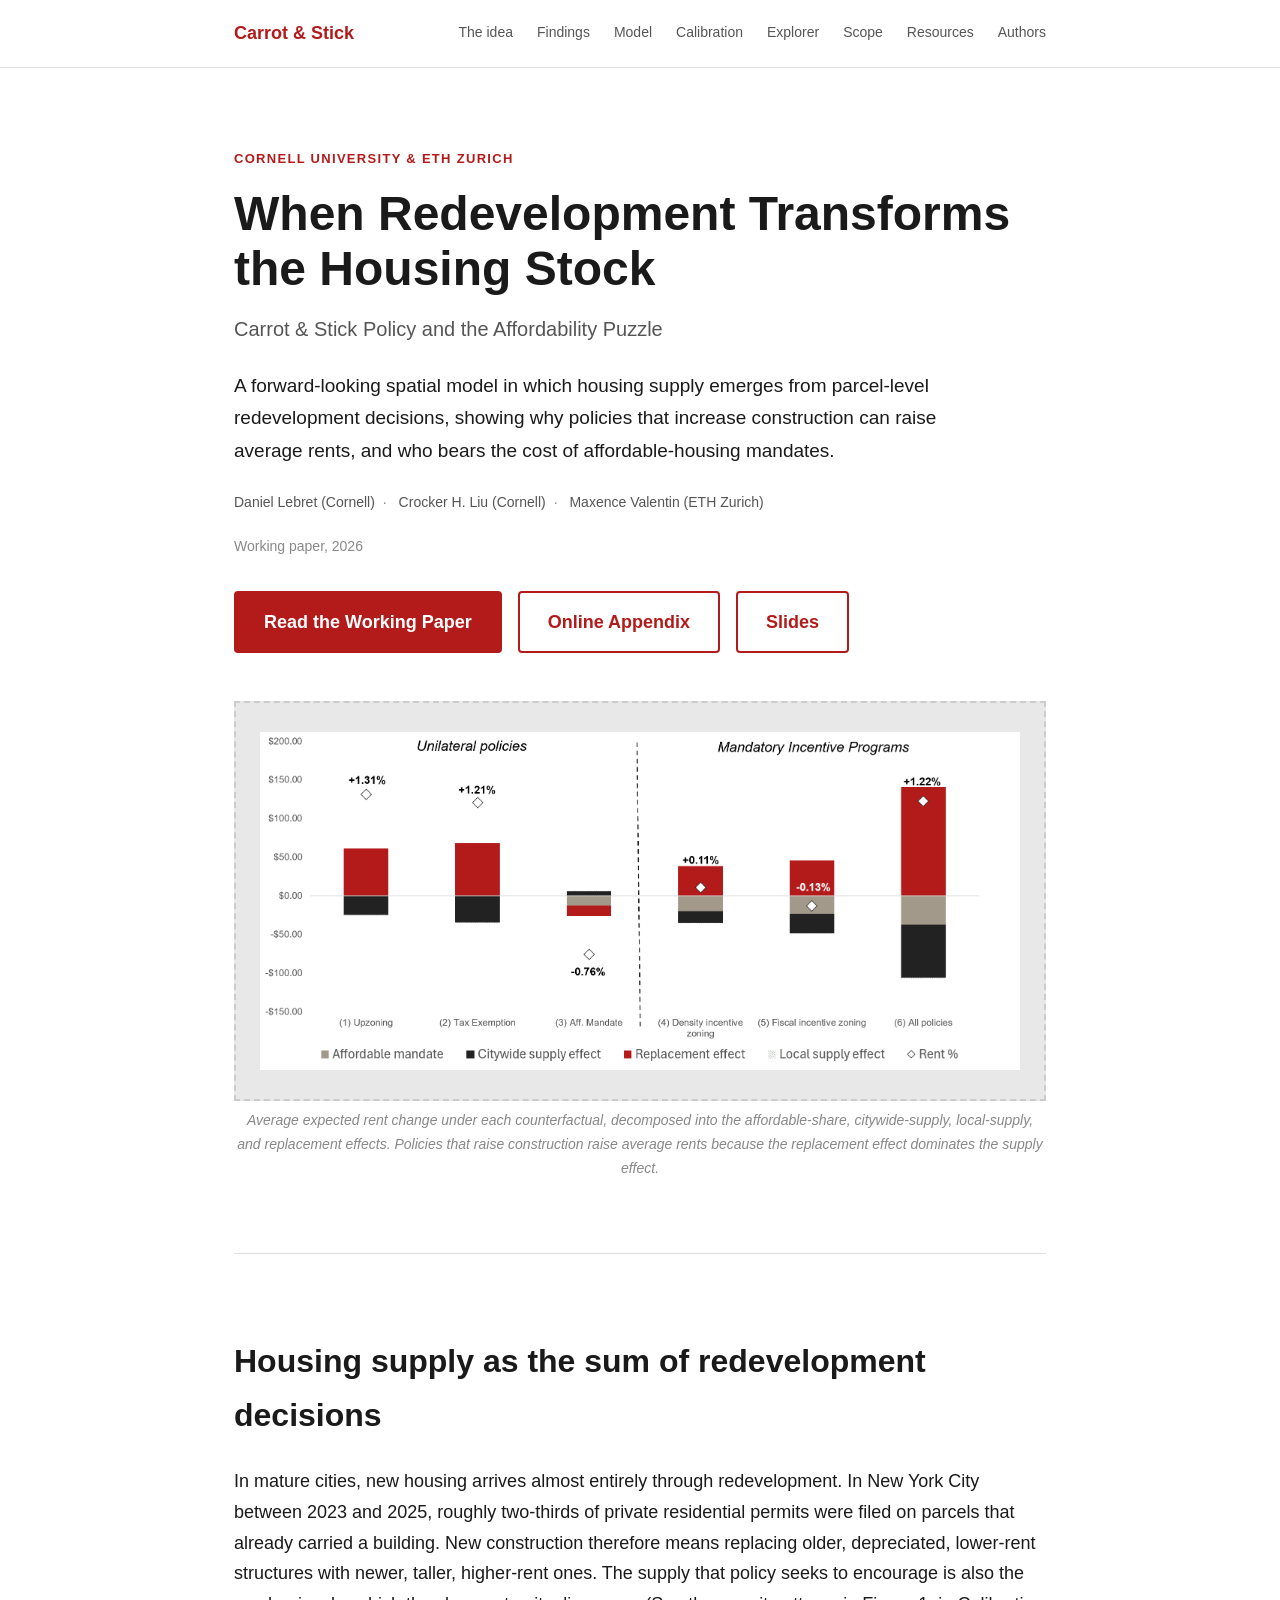
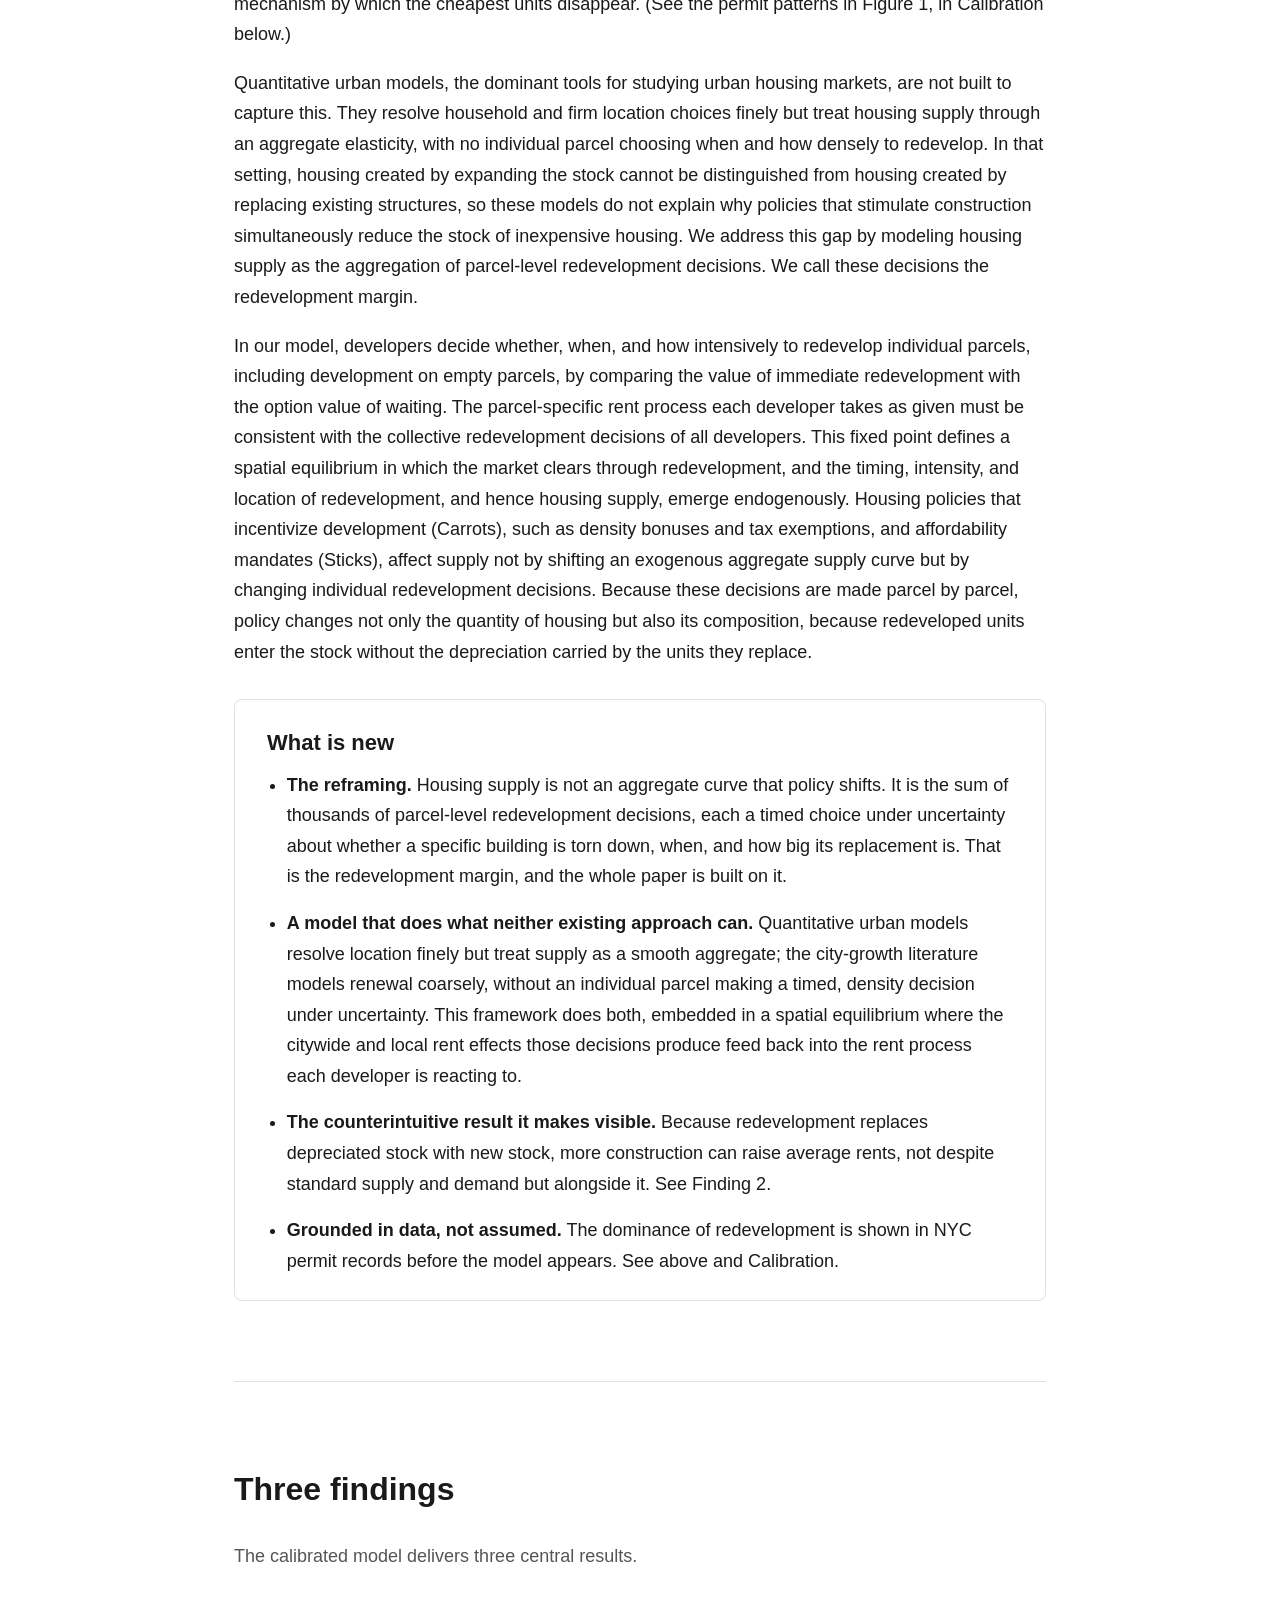
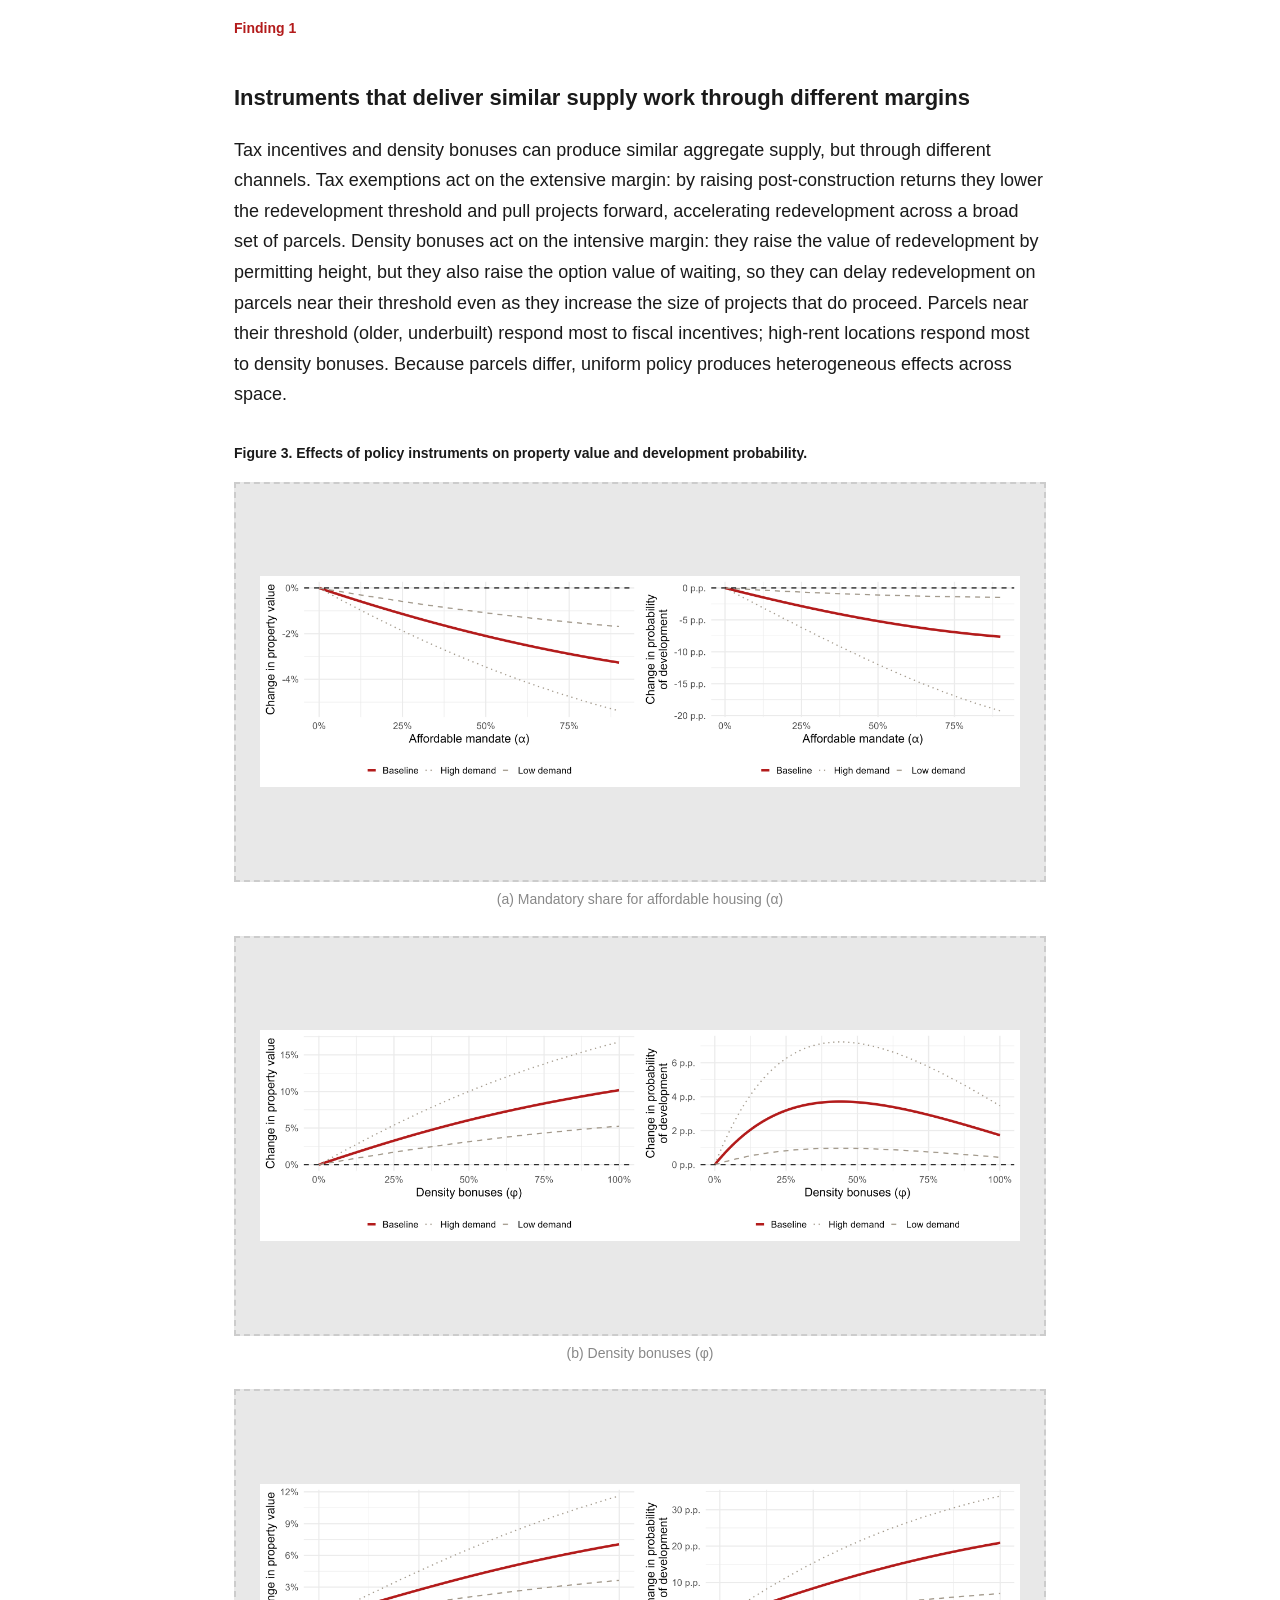
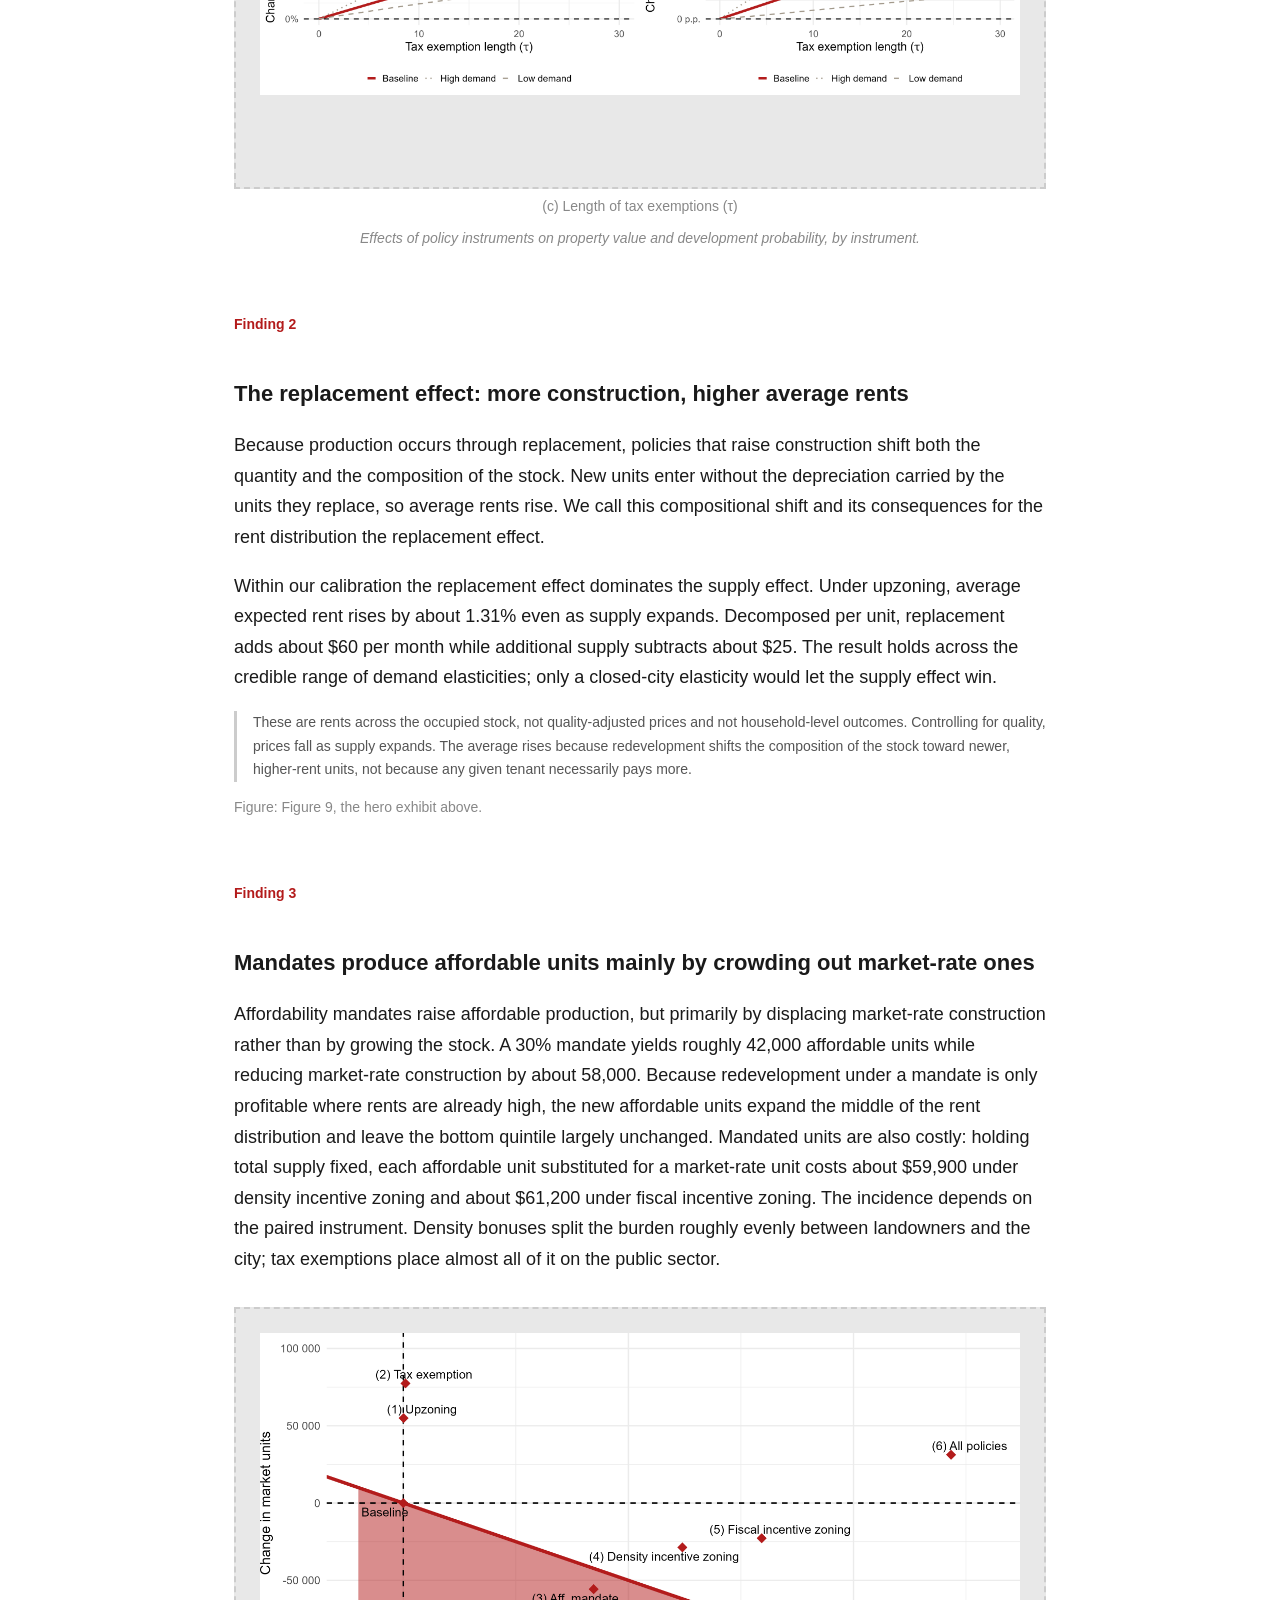
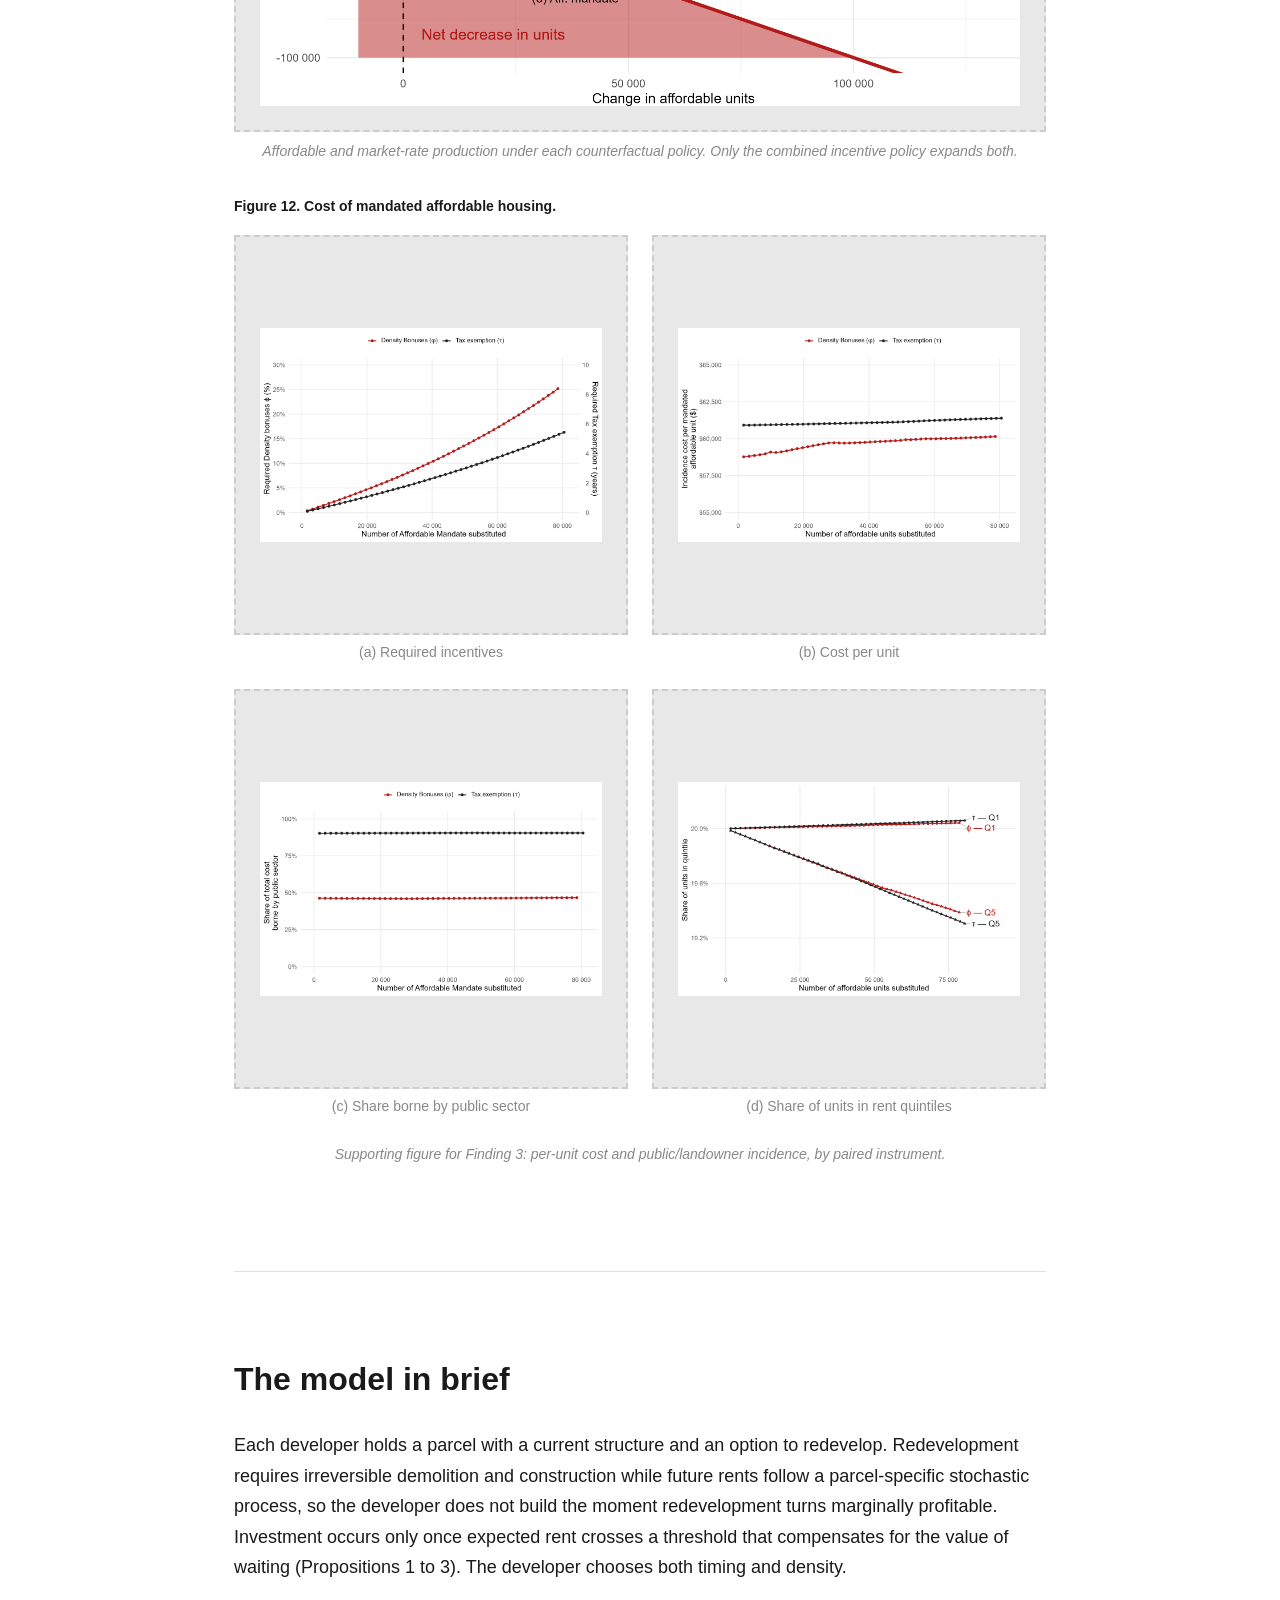
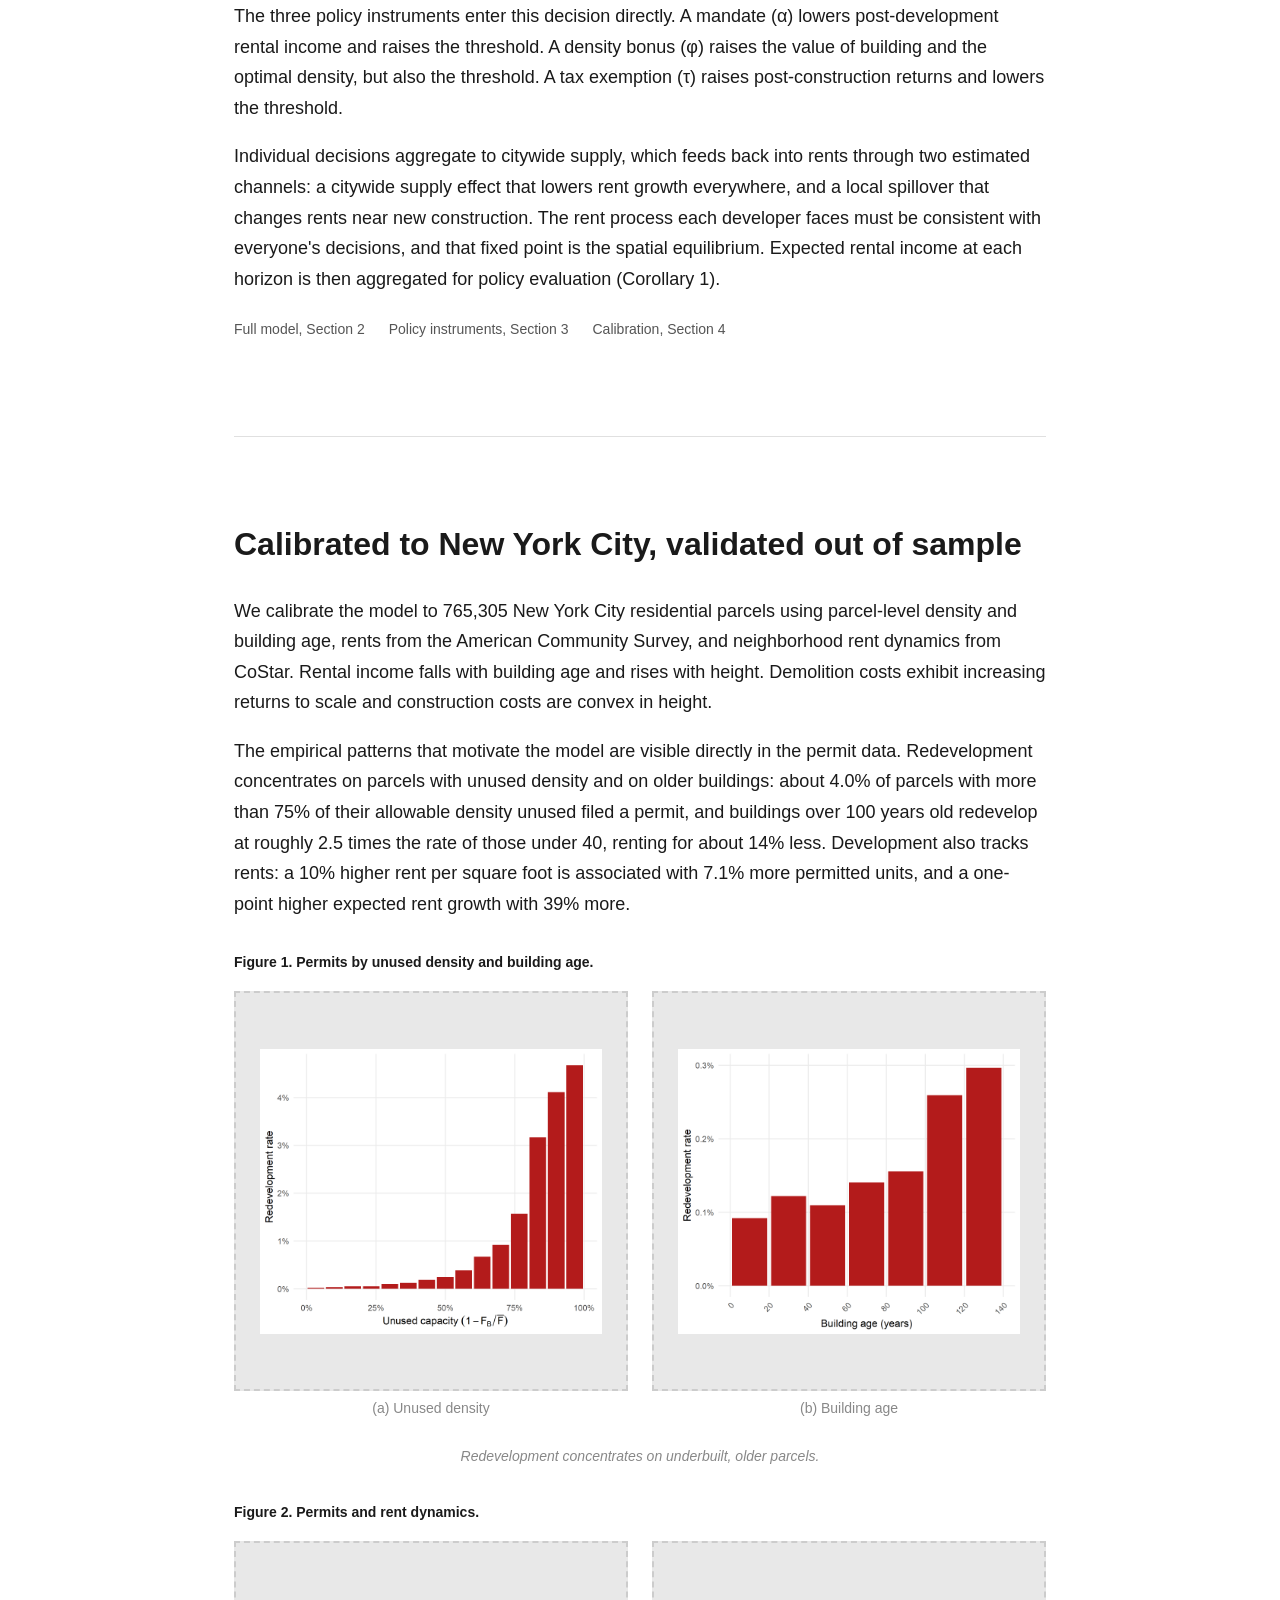
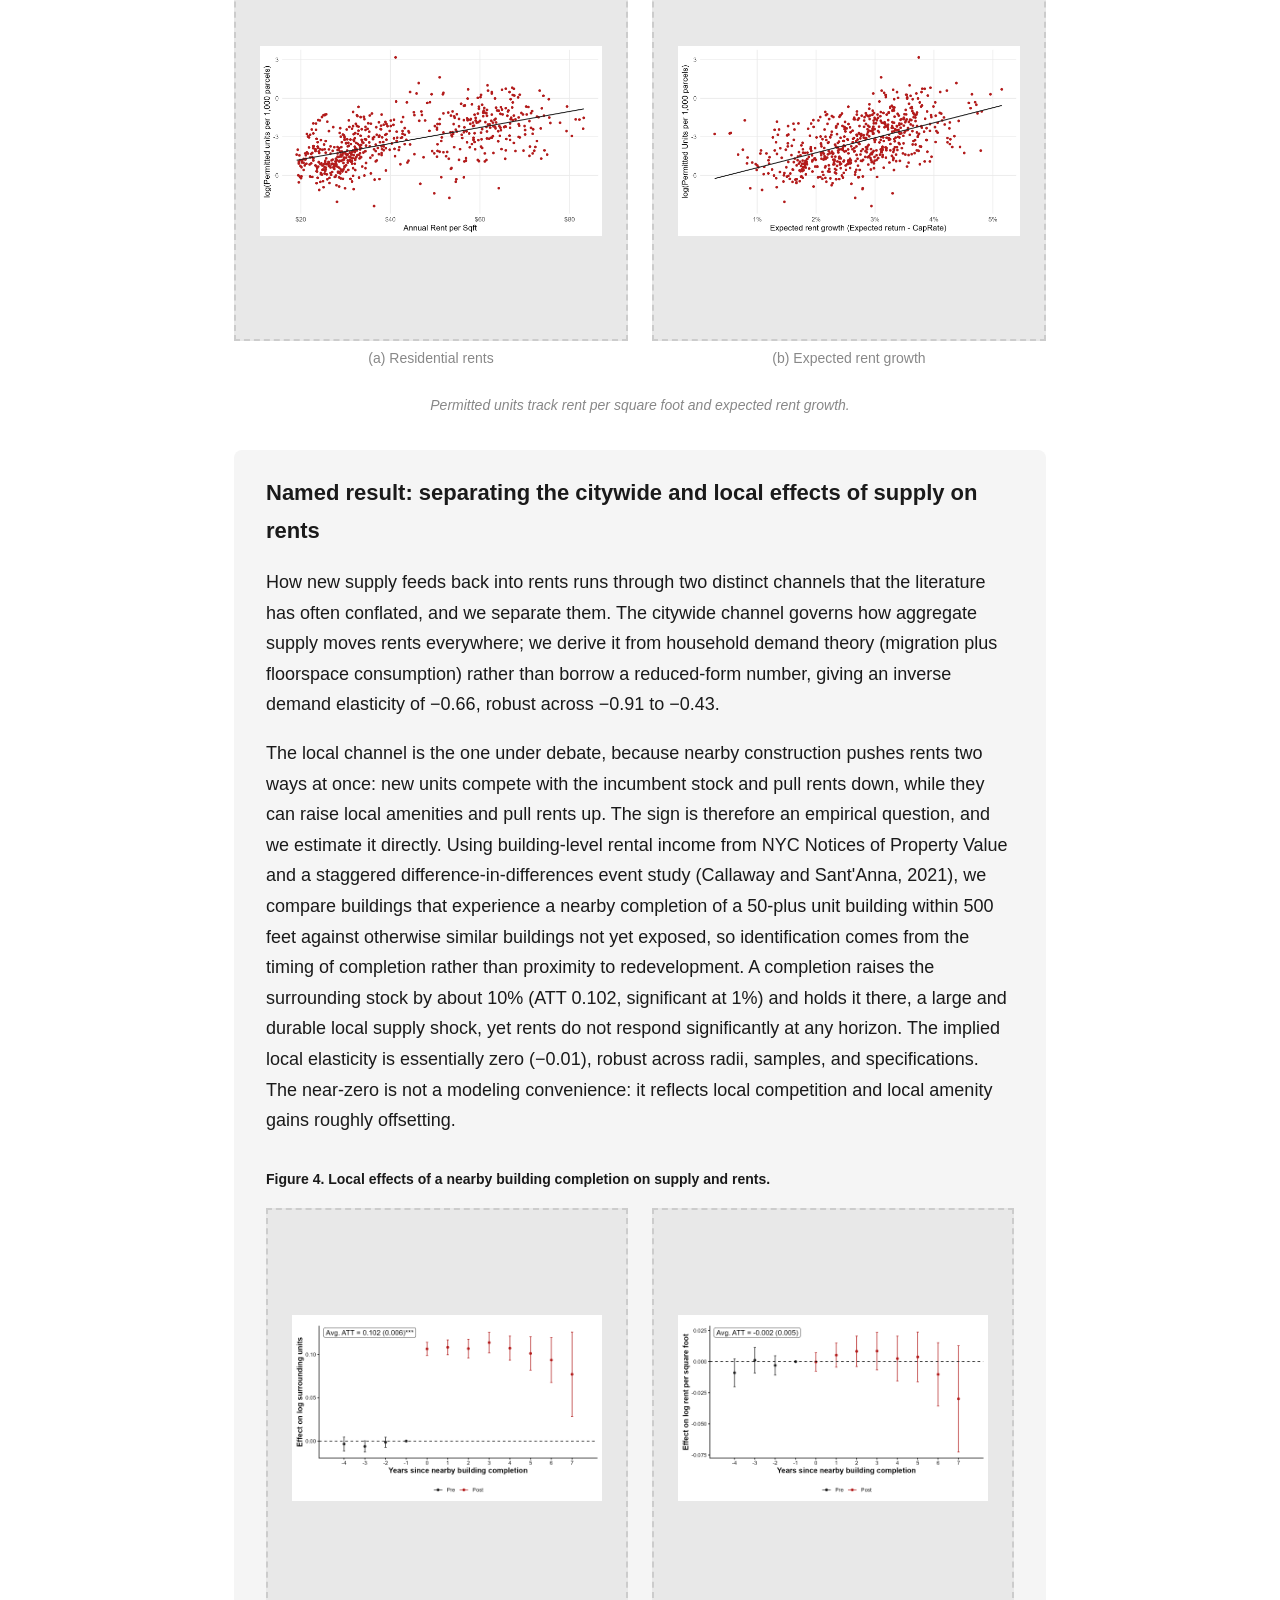
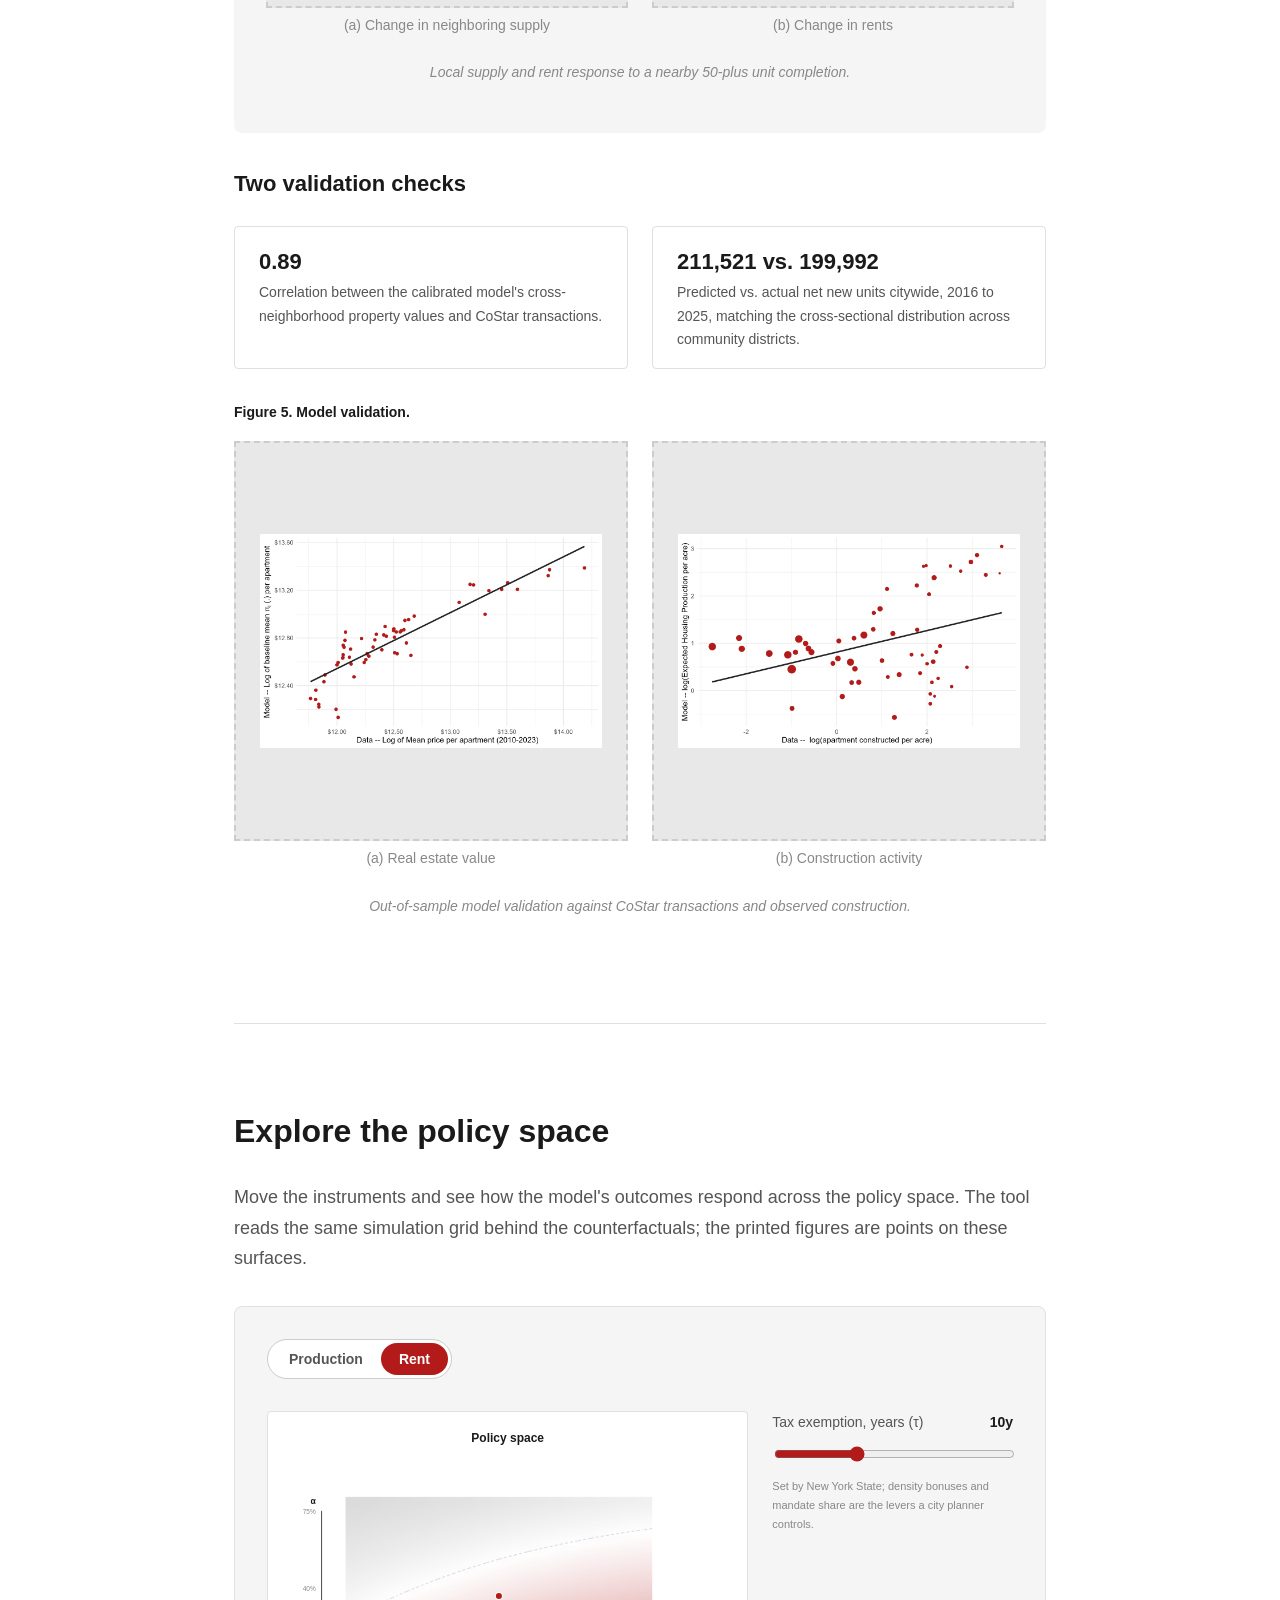
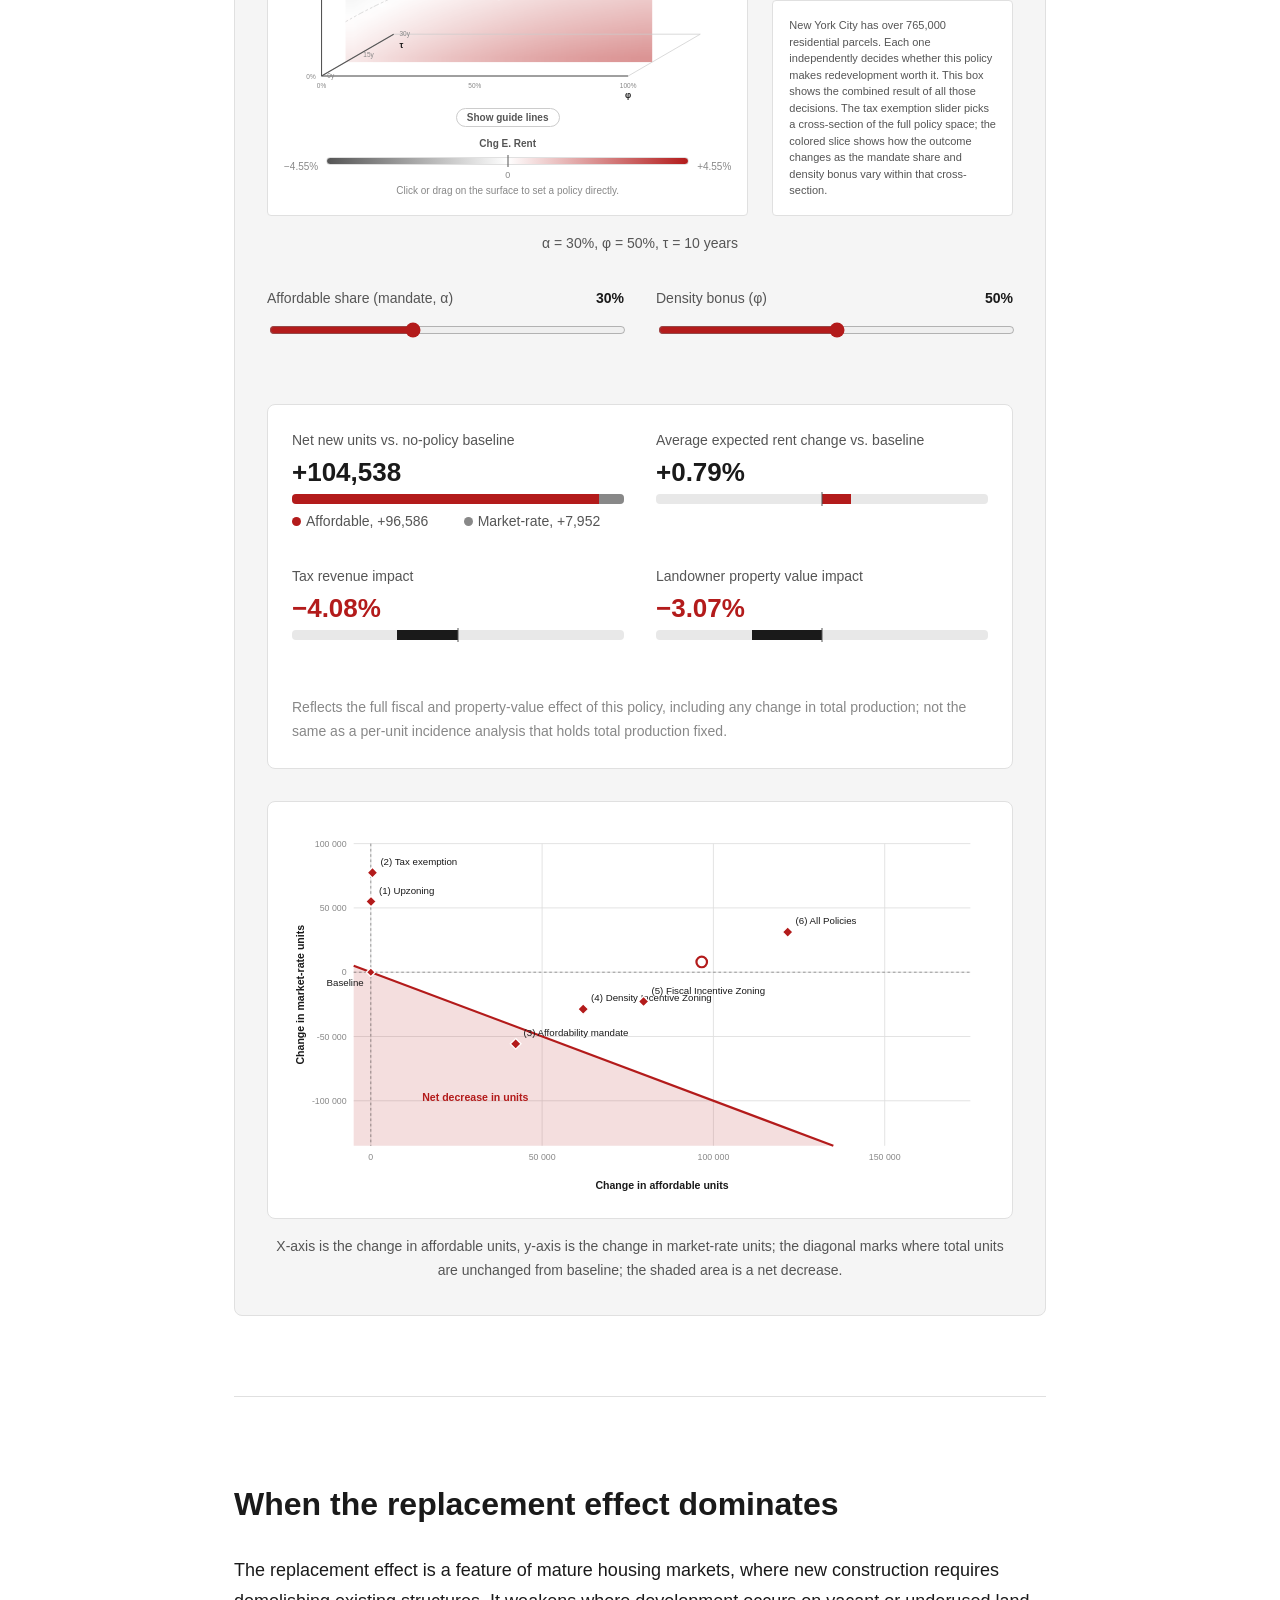
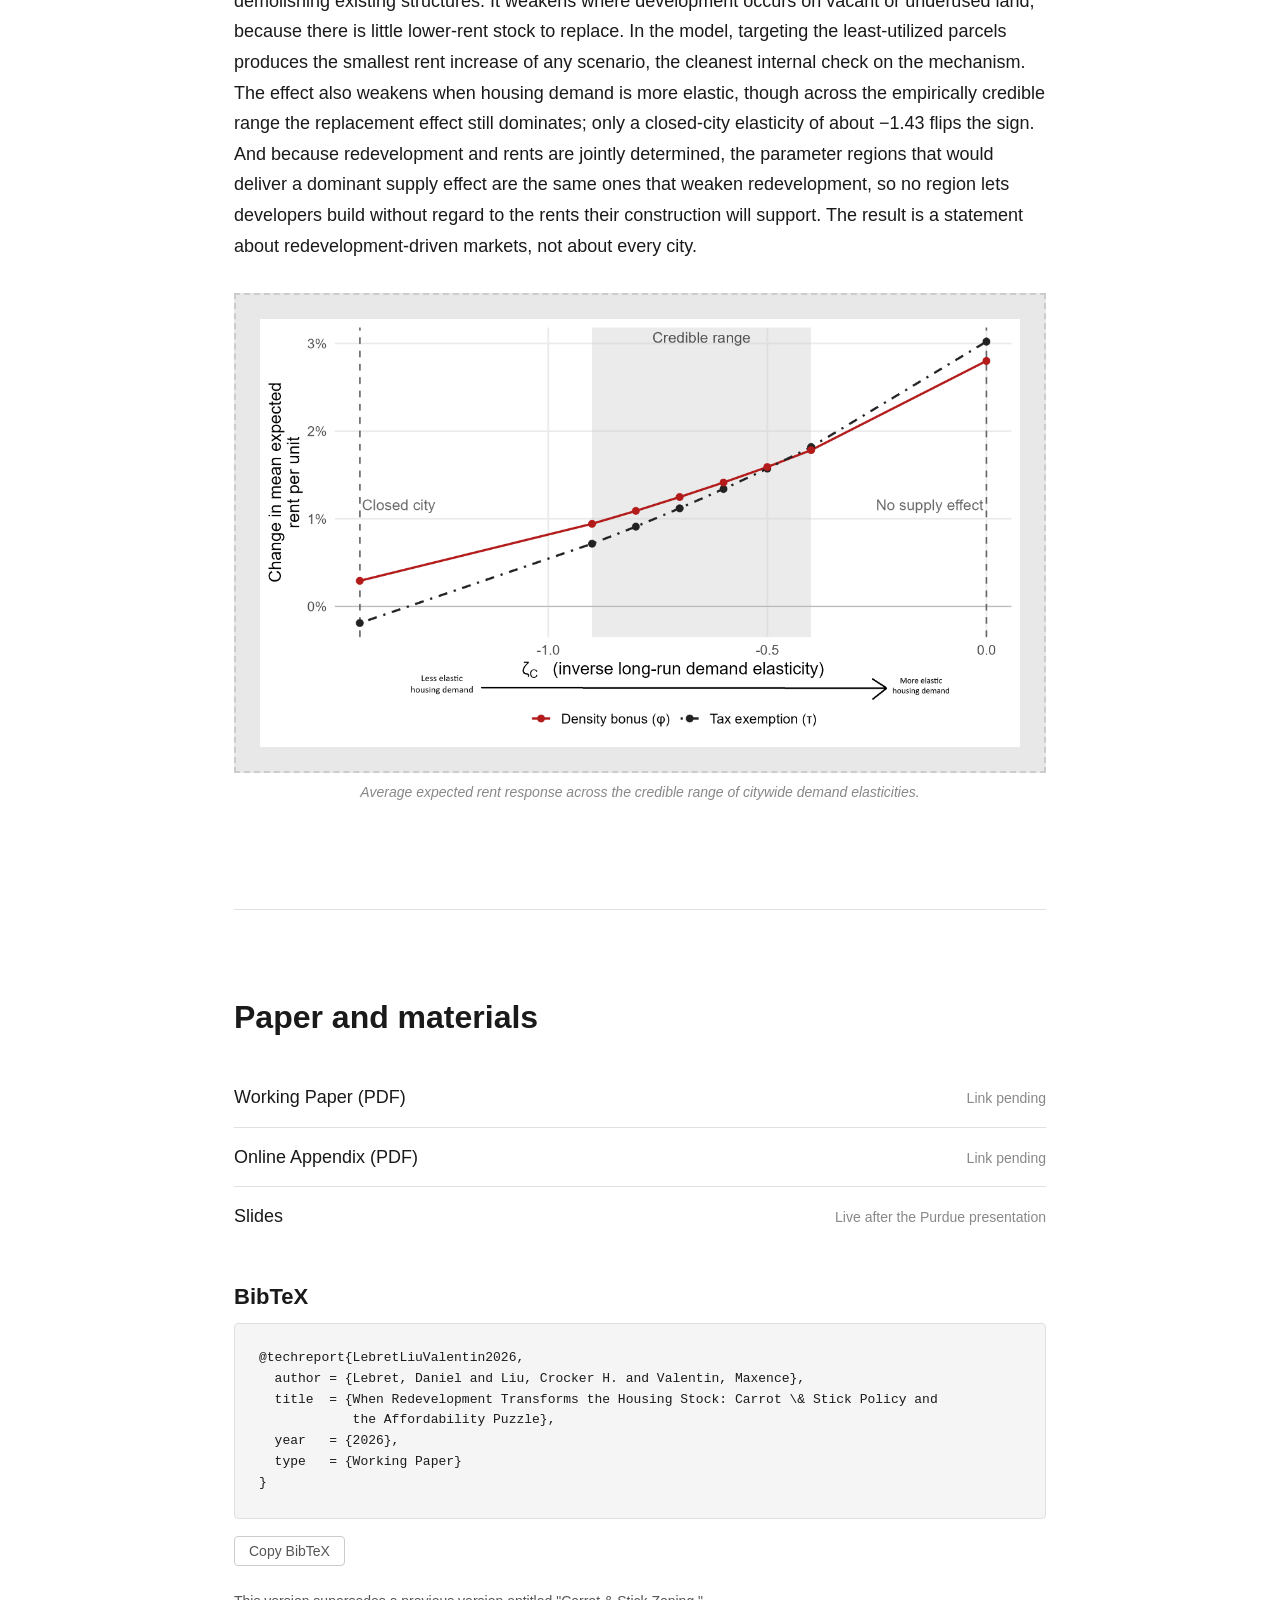
<file: academic website/index.html>
<!DOCTYPE html>
<html lang="en">
<head>
<meta charset="UTF-8" />
<meta name="viewport" content="width=device-width, initial-scale=1.0" />
<title>When Redevelopment Transforms the Housing Stock</title>
<meta name="description" content="Carrot & Stick Policy and the Affordability Puzzle: a forward-looking spatial model of parcel-level redevelopment, and why policies that increase construction can raise average rents." />
<link rel="stylesheet" href="styles.css" />
<script>
  // Defined in <head>, ahead of any <img> in the body, so it exists before a
  // same-origin 404 on a not-yet-exported figure can fire onerror. Swaps a
  // failed figure image for a text label inside the same .figure-placeholder
  // box (base.css), matching the dashed-border look used everywhere a figure
  // hasn't been wired up yet. Once the real PNG lands in resources/figures/,
  // it loads normally and this never runs for that figure.
  function handleFigureImgError(img) {
    var span = document.createElement("span");
    span.textContent = img.alt;
    img.replaceWith(span);
  }
</script>
</head>
<body>

<header class="site-header">
  <div class="nav-container">
    <a class="brand" href="#top">Carrot &amp; Stick</a>
    <button class="nav-toggle" aria-label="Toggle navigation" aria-expanded="false">
      <span></span><span></span><span></span>
    </button>
    <nav class="nav-links">
      <a href="#idea">The idea</a>
      <a href="#findings">Findings</a>
      <a href="#model">Model</a>
      <a href="#calibration">Calibration</a>
      <a href="#explorer">Explorer</a>
      <a href="#scope">Scope</a>
      <a href="#resources">Resources</a>
      <a href="#authors">Authors</a>
    </nav>
  </div>
</header>

<main id="top">

  <!-- ============================== HERO ============================== -->
  <section class="hero">
    <p class="eyebrow">Cornell University &amp; ETH Zurich</p>
    <h1>When Redevelopment Transforms the Housing Stock</h1>
    <p class="subtitle">Carrot &amp; Stick Policy and the Affordability Puzzle</p>
    <p class="contribution">
      A forward-looking spatial model in which housing supply emerges from
      parcel-level redevelopment decisions, showing why policies that increase
      construction can raise average rents, and who bears the cost of
      affordable-housing mandates.
    </p>
    <p class="byline">
      Daniel Lebret (Cornell)<span class="sep">&middot;</span>
      Crocker H. Liu (Cornell)<span class="sep">&middot;</span>
      Maxence Valentin (ETH Zurich)
    </p>
    <p class="date-line">Working paper, 2026</p>
    <div class="hero-actions">
      <!-- Working Paper PDF URL pending, see Resources section -->
      <a class="button button-primary" href="#resources">Read the Working Paper</a>
      <a class="button button-secondary" href="#resources">Online Appendix</a>
      <a class="button button-secondary" href="#resources">Slides</a>
    </div>

    <div class="figure-block">
      <div class="figure-placeholder">
        <img src="../resources/figures/figure-09-rent-decomposition.png" alt="Figure 9. Counterfactual results, expected rents (four-component decomposition). Pending final export." onerror="handleFigureImgError(this)" />
      </div>
      <p class="figure-caption">
        Average expected rent change under each counterfactual, decomposed into
        the affordable-share, citywide-supply, local-supply, and replacement
        effects. Policies that raise construction raise average rents because
        the replacement effect dominates the supply effect.
      </p>
    </div>
  </section>

  <!-- ============================== THE IDEA ============================== -->
  <section id="idea">
    <h2>Housing supply as the sum of redevelopment decisions</h2>

    <p>
      In mature cities, new housing arrives almost entirely through
      redevelopment. In New York City between 2023 and 2025, roughly
      two-thirds of private residential permits were filed on parcels that
      already carried a building. New construction therefore means replacing
      older, depreciated, lower-rent structures with newer, taller,
      higher-rent ones. The supply that policy seeks to encourage is also the
      mechanism by which the cheapest units disappear. (See the permit
      patterns in Figure 1, in Calibration below.)
    </p>

    <p>
      Quantitative urban models, the dominant tools for studying urban housing
      markets, are not built to capture this. They resolve household and firm
      location choices finely but treat housing supply through an aggregate
      elasticity, with no individual parcel choosing when and how densely to
      redevelop. In that setting, housing created by expanding the stock
      cannot be distinguished from housing created by replacing existing
      structures, so these models do not explain why policies that stimulate
      construction simultaneously reduce the stock of inexpensive housing. We
      address this gap by modeling housing supply as the aggregation of
      parcel-level redevelopment decisions. We call these decisions the
      redevelopment margin.
    </p>

    <p>
      In our model, developers decide whether, when, and how intensively to
      redevelop individual parcels, including development on empty parcels,
      by comparing the value of immediate redevelopment with the option value
      of waiting. The parcel-specific rent process each developer takes as
      given must be consistent with the collective redevelopment decisions of
      all developers. This fixed point defines a spatial equilibrium in which
      the market clears through redevelopment, and the timing, intensity, and
      location of redevelopment, and hence housing supply, emerge
      endogenously. Housing policies that incentivize development (Carrots),
      such as density bonuses and tax exemptions, and affordability mandates
      (Sticks), affect supply not by shifting an exogenous aggregate supply
      curve but by changing individual redevelopment decisions. Because these
      decisions are made parcel by parcel, policy changes not only the
      quantity of housing but also its composition, because redeveloped units
      enter the stock without the depreciation carried by the units they
      replace.
    </p>

    <div class="callout">
      <h3>What is new</h3>
      <ul>
        <li>
          <strong>The reframing.</strong> Housing supply is not an aggregate
          curve that policy shifts. It is the sum of thousands of
          parcel-level redevelopment decisions, each a timed choice under
          uncertainty about whether a specific building is torn down, when,
          and how big its replacement is. That is the redevelopment margin,
          and the whole paper is built on it.
        </li>
        <li>
          <strong>A model that does what neither existing approach can.</strong>
          Quantitative urban models resolve location finely but treat supply
          as a smooth aggregate; the city-growth literature models renewal
          coarsely, without an individual parcel making a timed, density
          decision under uncertainty. This framework does both, embedded in a
          spatial equilibrium where the citywide and local rent effects those
          decisions produce feed back into the rent process each developer is
          reacting to.
        </li>
        <li>
          <strong>The counterintuitive result it makes visible.</strong>
          Because redevelopment replaces depreciated stock with new stock,
          more construction can raise average rents, not despite standard
          supply and demand but alongside it. See Finding 2.
        </li>
        <li>
          <strong>Grounded in data, not assumed.</strong> The dominance of
          redevelopment is shown in NYC permit records before the model
          appears. See above and Calibration.
        </li>
      </ul>
    </div>
  </section>

  <!-- ============================== THREE FINDINGS ============================== -->
  <section id="findings">
    <h2>Three findings</h2>
    <p class="section-intro">The calibrated model delivers three central results.</p>

    <div class="finding">
      <p class="finding-number">Finding 1</p>
      <h3>Instruments that deliver similar supply work through different margins</h3>
      <p>
        Tax incentives and density bonuses can produce similar aggregate
        supply, but through different channels. Tax exemptions act on the
        extensive margin: by raising post-construction returns they lower the
        redevelopment threshold and pull projects forward, accelerating
        redevelopment across a broad set of parcels. Density bonuses act on
        the intensive margin: they raise the value of redevelopment by
        permitting height, but they also raise the option value of waiting,
        so they can delay redevelopment on parcels near their threshold even
        as they increase the size of projects that do proceed. Parcels near
        their threshold (older, underbuilt) respond most to fiscal
        incentives; high-rent locations respond most to density bonuses.
        Because parcels differ, uniform policy produces heterogeneous effects
        across space.
      </p>
      <div class="figure-block">
        <p class="figure-group-title">Figure 3. Effects of policy instruments on property value and development probability.</p>
        <div class="figure-stack">
          <figure class="figure-sub">
            <div class="figure-placeholder">
              <img src="../resources/figures/figure-03a-policy-instrument-alpha.png" alt="Figure 3a. Mandatory share for affordable housing, alpha. Pending final export." onerror="handleFigureImgError(this)" />
            </div>
            <figcaption>(a) Mandatory share for affordable housing (&alpha;)</figcaption>
          </figure>
          <figure class="figure-sub">
            <div class="figure-placeholder">
              <img src="../resources/figures/figure-03b-policy-instrument-phi.png" alt="Figure 3b. Density bonuses, phi. Pending final export." onerror="handleFigureImgError(this)" />
            </div>
            <figcaption>(b) Density bonuses (&phi;)</figcaption>
          </figure>
          <figure class="figure-sub">
            <div class="figure-placeholder">
              <img src="../resources/figures/figure-03c-policy-instrument-tau.png" alt="Figure 3c. Length of tax exemptions, tau. Pending final export." onerror="handleFigureImgError(this)" />
            </div>
            <figcaption>(c) Length of tax exemptions (&tau;)</figcaption>
          </figure>
        </div>
        <p class="figure-caption">Effects of policy instruments on property value and development probability, by instrument.</p>
      </div>
    </div>

    <div class="finding">
      <p class="finding-number">Finding 2</p>
      <h3>The replacement effect: more construction, higher average rents</h3>
      <p>
        Because production occurs through replacement, policies that raise
        construction shift both the quantity and the composition of the
        stock. New units enter without the depreciation carried by the units
        they replace, so average rents rise. We call this compositional shift
        and its consequences for the rent distribution the replacement
        effect.
      </p>
      <p>
        Within our calibration the replacement effect dominates the supply
        effect. Under upzoning, average expected rent rises by about 1.31%
        even as supply expands. Decomposed per unit, replacement adds about
        $60 per month while additional supply subtracts about $25. The result
        holds across the credible range of demand elasticities; only a
        closed-city elasticity would let the supply effect win.
      </p>
      <p class="scope-note">
        These are rents across the occupied stock, not quality-adjusted
        prices and not household-level outcomes. Controlling for quality,
        prices fall as supply expands. The average rises because
        redevelopment shifts the composition of the stock toward newer,
        higher-rent units, not because any given tenant necessarily pays
        more.
      </p>
      <p class="finding-figure-refs">Figure: Figure 9, the hero exhibit above.</p>
    </div>

    <div class="finding">
      <p class="finding-number">Finding 3</p>
      <h3>Mandates produce affordable units mainly by crowding out market-rate ones</h3>
      <p>
        Affordability mandates raise affordable production, but primarily by
        displacing market-rate construction rather than by growing the stock.
        A 30% mandate yields roughly 42,000 affordable units while reducing
        market-rate construction by about 58,000. Because redevelopment under
        a mandate is only profitable where rents are already high, the new
        affordable units expand the middle of the rent distribution and leave
        the bottom quintile largely unchanged. Mandated units are also
        costly: holding total supply fixed, each affordable unit substituted
        for a market-rate unit costs about $59,900 under density incentive
        zoning and about $61,200 under fiscal incentive zoning. The incidence
        depends on the paired instrument. Density bonuses split the burden
        roughly evenly between landowners and the city; tax exemptions place
        almost all of it on the public sector.
      </p>
      <div class="figure-block">
        <div class="figure-placeholder">
          <img src="../resources/figures/figure-06-production-counterfactuals.png" alt="Figure 6. Housing production counterfactuals: affordable vs. market-rate scatter. Pending final export." onerror="handleFigureImgError(this)" />
        </div>
        <p class="figure-caption">Affordable and market-rate production under each counterfactual policy. Only the combined incentive policy expands both.</p>
      </div>
      <div class="figure-block">
        <p class="figure-group-title">Figure 12. Cost of mandated affordable housing.</p>
        <div class="figure-grid">
          <figure class="figure-sub">
            <div class="figure-placeholder">
              <img src="../resources/figures/figure-12a-required-incentives.png" alt="Figure 12a. Required incentives. Pending final export." onerror="handleFigureImgError(this)" />
            </div>
            <figcaption>(a) Required incentives</figcaption>
          </figure>
          <figure class="figure-sub">
            <div class="figure-placeholder">
              <img src="../resources/figures/figure-12b-cost-per-unit.png" alt="Figure 12b. Cost per unit. Pending final export." onerror="handleFigureImgError(this)" />
            </div>
            <figcaption>(b) Cost per unit</figcaption>
          </figure>
          <figure class="figure-sub">
            <div class="figure-placeholder">
              <img src="../resources/figures/figure-12c-public-share.png" alt="Figure 12c. Share borne by public sector. Pending final export." onerror="handleFigureImgError(this)" />
            </div>
            <figcaption>(c) Share borne by public sector</figcaption>
          </figure>
          <figure class="figure-sub">
            <div class="figure-placeholder">
              <img src="../resources/figures/figure-12d-rent-quintiles.png" alt="Figure 12d. Share of units in rent quintiles. Pending final export." onerror="handleFigureImgError(this)" />
            </div>
            <figcaption>(d) Share of units in rent quintiles</figcaption>
          </figure>
        </div>
        <p class="figure-caption">
          Supporting figure for Finding 3: per-unit cost and public/landowner
          incidence, by paired instrument.
        </p>
      </div>
    </div>
  </section>

  <!-- ============================== MODEL IN BRIEF ============================== -->
  <section id="model">
    <h2>The model in brief</h2>

    <p>
      Each developer holds a parcel with a current structure and an option to
      redevelop. Redevelopment requires irreversible demolition and
      construction while future rents follow a parcel-specific stochastic
      process, so the developer does not build the moment redevelopment turns
      marginally profitable. Investment occurs only once expected rent
      crosses a threshold that compensates for the value of waiting
      (Propositions 1 to 3). The developer chooses both timing and density.
    </p>

    <p>
      The three policy instruments enter this decision directly. A mandate
      (&alpha;) lowers post-development rental income and raises the
      threshold. A density bonus (&phi;) raises the value of building and the
      optimal density, but also the threshold. A tax exemption (&tau;) raises
      post-construction returns and lowers the threshold.
    </p>

    <p>
      Individual decisions aggregate to citywide supply, which feeds back
      into rents through two estimated channels: a citywide supply effect
      that lowers rent growth everywhere, and a local spillover that changes
      rents near new construction. The rent process each developer faces must
      be consistent with everyone's decisions, and that fixed point is the
      spatial equilibrium. Expected rental income at each horizon is then
      aggregated for policy evaluation (Corollary 1).
    </p>

    <p class="link-row">
      <span>Full model, Section 2</span>
      <span>Policy instruments, Section 3</span>
      <span>Calibration, Section 4</span>
    </p>
  </section>

  <!-- ============================== CALIBRATION AND VALIDATION ============================== -->
  <section id="calibration">
    <h2>Calibrated to New York City, validated out of sample</h2>

    <p>
      We calibrate the model to 765,305 New York City residential parcels
      using parcel-level density and building age, rents from the American
      Community Survey, and neighborhood rent dynamics from CoStar. Rental
      income falls with building age and rises with height. Demolition costs
      exhibit increasing returns to scale and construction costs are convex
      in height.
    </p>

    <p>
      The empirical patterns that motivate the model are visible directly in
      the permit data. Redevelopment concentrates on parcels with unused
      density and on older buildings: about 4.0% of parcels with more than
      75% of their allowable density unused filed a permit, and buildings
      over 100 years old redevelop at roughly 2.5 times the rate of those
      under 40, renting for about 14% less. Development also tracks rents: a
      10% higher rent per square foot is associated with 7.1% more permitted
      units, and a one-point higher expected rent growth with 39% more.
    </p>

    <div class="figure-block">
      <p class="figure-group-title">Figure 1. Permits by unused density and building age.</p>
      <div class="figure-grid">
        <figure class="figure-sub">
          <div class="figure-placeholder">
            <img src="../resources/figures/figure-01a-permits-unused-density.png" alt="Figure 1a. Unused density. Pending final export." onerror="handleFigureImgError(this)" />
          </div>
          <figcaption>(a) Unused density</figcaption>
        </figure>
        <figure class="figure-sub">
          <div class="figure-placeholder">
            <img src="../resources/figures/figure-01b-permits-building-age.png" alt="Figure 1b. Building age. Pending final export." onerror="handleFigureImgError(this)" />
          </div>
          <figcaption>(b) Building age</figcaption>
        </figure>
      </div>
      <p class="figure-caption">Redevelopment concentrates on underbuilt, older parcels.</p>
    </div>

    <div class="figure-block">
      <p class="figure-group-title">Figure 2. Permits and rent dynamics.</p>
      <div class="figure-grid">
        <figure class="figure-sub">
          <div class="figure-placeholder">
            <img src="../resources/figures/figure-02a-rent-vs-permits.png" alt="Figure 2a. Residential rents. Pending final export." onerror="handleFigureImgError(this)" />
          </div>
          <figcaption>(a) Residential rents</figcaption>
        </figure>
        <figure class="figure-sub">
          <div class="figure-placeholder">
            <img src="../resources/figures/figure-02b-rent-growth-vs-permits.png" alt="Figure 2b. Expected rent growth. Pending final export." onerror="handleFigureImgError(this)" />
          </div>
          <figcaption>(b) Expected rent growth</figcaption>
        </figure>
      </div>
      <p class="figure-caption">Permitted units track rent per square foot and expected rent growth.</p>
    </div>

    <div class="named-result">
      <h3>Named result: separating the citywide and local effects of supply on rents</h3>
      <p>
        How new supply feeds back into rents runs through two distinct
        channels that the literature has often conflated, and we separate
        them. The citywide channel governs how aggregate supply moves rents
        everywhere; we derive it from household demand theory (migration plus
        floorspace consumption) rather than borrow a reduced-form number,
        giving an inverse demand elasticity of &minus;0.66, robust across
        &minus;0.91 to &minus;0.43.
      </p>
      <p>
        The local channel is the one under debate, because nearby
        construction pushes rents two ways at once: new units compete with
        the incumbent stock and pull rents down, while they can raise local
        amenities and pull rents up. The sign is therefore an empirical
        question, and we estimate it directly. Using building-level rental
        income from NYC Notices of Property Value and a staggered
        difference-in-differences event study (Callaway and Sant'Anna, 2021),
        we compare buildings that experience a nearby completion of a
        50-plus unit building within 500 feet against otherwise similar
        buildings not yet exposed, so identification comes from the timing of
        completion rather than proximity to redevelopment. A completion
        raises the surrounding stock by about 10% (ATT 0.102, significant at
        1%) and holds it there, a large and durable local supply shock, yet
        rents do not respond significantly at any horizon. The implied local
        elasticity is essentially zero (&minus;0.01), robust across radii,
        samples, and specifications. The near-zero is not a modeling
        convenience: it reflects local competition and local amenity gains
        roughly offsetting.
      </p>
      <div class="figure-block">
        <p class="figure-group-title">Figure 4. Local effects of a nearby building completion on supply and rents.</p>
        <div class="figure-grid">
          <figure class="figure-sub">
            <div class="figure-placeholder">
              <img src="../resources/figures/figure-04a-local-supply-effect.png" alt="Figure 4a. Change in neighboring supply. Pending final export." onerror="handleFigureImgError(this)" />
            </div>
            <figcaption>(a) Change in neighboring supply</figcaption>
          </figure>
          <figure class="figure-sub">
            <div class="figure-placeholder">
              <img src="../resources/figures/figure-04b-local-rent-effect.png" alt="Figure 4b. Change in rents. Pending final export." onerror="handleFigureImgError(this)" />
            </div>
            <figcaption>(b) Change in rents</figcaption>
          </figure>
        </div>
        <p class="figure-caption">Local supply and rent response to a nearby 50-plus unit completion.</p>
      </div>
    </div>

    <h3>Two validation checks</h3>
    <div class="validation-checks">
      <div class="validation-check">
        <div class="stat">0.89</div>
        <div class="stat-label">Correlation between the calibrated model's cross-neighborhood property values and CoStar transactions.</div>
      </div>
      <div class="validation-check">
        <div class="stat">211,521 vs. 199,992</div>
        <div class="stat-label">Predicted vs. actual net new units citywide, 2016 to 2025, matching the cross-sectional distribution across community districts.</div>
      </div>
    </div>
    <div class="figure-block">
      <p class="figure-group-title">Figure 5. Model validation.</p>
      <div class="figure-grid">
        <figure class="figure-sub">
          <div class="figure-placeholder">
            <img src="../resources/figures/figure-05a-model-fit-value.png" alt="Figure 5a. Real estate value. Pending final export." onerror="handleFigureImgError(this)" />
          </div>
          <figcaption>(a) Real estate value</figcaption>
        </figure>
        <figure class="figure-sub">
          <div class="figure-placeholder">
            <img src="../resources/figures/figure-05b-model-fit-construction.png" alt="Figure 5b. Construction activity. Pending final export." onerror="handleFigureImgError(this)" />
          </div>
          <figcaption>(b) Construction activity</figcaption>
        </figure>
      </div>
      <p class="figure-caption">Out-of-sample model validation against CoStar transactions and observed construction.</p>
    </div>
  </section>

  <!-- ============================== INTERACTIVE POLICY EXPLORER ============================== -->
  <section id="explorer">
    <h2>Explore the policy space</h2>
    <p class="section-intro">
      Move the instruments and see how the model's outcomes respond across
      the policy space. The tool reads the same simulation grid behind the
      counterfactuals; the printed figures are points on these surfaces.
    </p>

    <div id="explorer-root" class="explorer" aria-label="Policy explorer">
      <!-- Populated by resources/explorer/explorer.js via explorer-config.js -->
      <noscript>The interactive explorer requires JavaScript. The same policy points are reported as figures throughout this page.</noscript>
    </div>
  </section>

  <!-- ============================== SCOPE AND BOUNDARY CONDITIONS ============================== -->
  <section id="scope">
    <h2>When the replacement effect dominates</h2>
    <p>
      The replacement effect is a feature of mature housing markets, where
      new construction requires demolishing existing structures. It weakens
      where development occurs on vacant or underused land, because there is
      little lower-rent stock to replace. In the model, targeting the
      least-utilized parcels produces the smallest rent increase of any
      scenario, the cleanest internal check on the mechanism. The effect also
      weakens when housing demand is more elastic, though across the
      empirically credible range the replacement effect still dominates;
      only a closed-city elasticity of about &minus;1.43 flips the sign. And
      because redevelopment and rents are jointly determined, the parameter
      regions that would deliver a dominant supply effect are the same ones
      that weaken redevelopment, so no region lets developers build without
      regard to the rents their construction will support. The result is a
      statement about redevelopment-driven markets, not about every city.
    </p>
    <div class="figure-block">
      <div class="figure-placeholder">
        <img src="../resources/figures/figure-10-demand-elasticity.png" alt="Figure 10. Citywide demand elasticity and average expected rents. Pending final export." onerror="handleFigureImgError(this)" />
      </div>
      <p class="figure-caption">Average expected rent response across the credible range of citywide demand elasticities.</p>
    </div>
  </section>

  <!-- ============================== RESOURCES ============================== -->
  <section id="resources">
    <h2>Paper and materials</h2>

    <ul class="resource-list">
      <li>
        <span>Working Paper (PDF)</span>
        <span class="resource-status">Link pending</span>
      </li>
      <li>
        <span>Online Appendix (PDF)</span>
        <span class="resource-status">Link pending</span>
      </li>
      <li>
        <span>Slides</span>
        <span class="resource-status">Live after the Purdue presentation</span>
      </li>
    </ul>

    <h3>BibTeX</h3>
    <pre class="bibtex-block">@techreport{LebretLiuValentin2026,
  author = {Lebret, Daniel and Liu, Crocker H. and Valentin, Maxence},
  title  = {When Redevelopment Transforms the Housing Stock: Carrot \&amp; Stick Policy and
            the Affordability Puzzle},
  year   = {2026},
  type   = {Working Paper}
}</pre>
    <button type="button" class="copy-button" id="copy-bibtex">Copy BibTeX</button>

    <p class="replication-note">This version supersedes a previous version entitled "Carrot &amp; Stick Zoning."</p>

    <p class="replication-note">Data and replication code will be posted upon publication.</p>

    <div class="cross-links">
      <a href="../policy/index.html">For policy audiences &rarr; policy site</a>
      <a href="../developer/index.html">For development professionals &rarr; developer site</a>
    </div>
  </section>

  <!-- ============================== AUTHORS AND DISSEMINATION ============================== -->
  <section id="authors">
    <h2>Authors and dissemination</h2>

    <ul class="authors-list">
      <li><strong>Daniel Lebret</strong>, Cornell University</li>
      <li><strong>Crocker H. Liu</strong>, Cornell University</li>
      <li><strong>Maxence Valentin</strong>, ETH Zurich</li>
    </ul>

    <h3>Presented at / forthcoming</h3>
    <ul class="venue-list">
      <li>Purdue University (upcoming)</li>
      <li>2026 Pre-WFA Real Estate Symposium</li>
      <li>IEB 8th Workshop on Urban Economics</li>
      <li>Seminar of the Institute of Economic Research, University of Neuch&acirc;tel</li>
      <li>19th North American Meeting of the Urban Economics Association</li>
      <li>4th Workshop on Residential Housing in Zurich</li>
      <li>Economic Research Group Workshop, University of North Texas</li>
      <li>Barriers to Homeownership, Land-Use, and Urban Dynamics Workshop, Chicago Fed</li>
      <li>14th European Meeting of the Urban Economics Association</li>
      <li>2025 FSU-UF Critical Issues in Real Estate Symposium</li>
      <li>Penn State Real Estate Brownbag Seminar</li>
      <li>2024 CRED-MIT Workshop in Real Estate Economics</li>
      <li>13th European Meeting of the Urban Economics Association</li>
      <li>2024 AREUEA National Conference</li>
      <li>15th ReCapNet Conference</li>
      <li>2023 AREUEA-International Conference</li>
    </ul>

    <h3>Acknowledgments</h3>
    <p>
      We thank Boaz Abramson (discussant), Francisco Amaral, Nathaniel
      Baum-Snow, Tom Cui (discussant), Tricia Dietz, Jefferson Duarte
      (discussant), Antoine Dubus, Gilles Duranton, Pierre-Antoine Erny,
      Sonia Gilbukh (discussant), Hanchen Jiang, Hans Koster (discussant),
      Jake Krimmel, Yubei Li, Gabriel Loumeau, John Mangin, Michael
      Manville, Paavo Monkkonen, Daniel Moran, Shane Phillips, Vincent
      Rollet, Albert Saiz (discussant), Jaehee Song (discussant), Axel
      Werwatz (discussant), and Michael Wiebe for insightful discussions
      and feedback.
    </p>
    <p>
      NOPV data provided by the NYU Furman Center (Rohun Iyer).
    </p>

    <h3>Contact</h3>
    <p>Corresponding author: Daniel Lebret, Cornell University.</p>
  </section>

</main>

<footer class="site-footer">
  <div class="footer-inner">
    <div class="footer-left">
      <p class="footer-brand">Carrot &amp; Stick</p>
      <p class="footer-small">
        When Redevelopment Transforms the Housing Stock: Carrot &amp; Stick
        Policy and the Affordability Puzzle. Lebret, Liu, and Valentin, 2026.
        Working paper under review.
      </p>
    </div>
    <div class="footer-right">
      <a class="footer-link" href="../policy/index.html">Policy site</a><br />
      <a class="footer-link" href="../developer/index.html">Developer site</a>
    </div>
  </div>
  <p class="footer-note">Cornell University &amp; ETH Zurich, 2026</p>
</footer>

<script>
  // Mobile nav toggle
  (function () {
    var toggle = document.querySelector(".nav-toggle");
    var links = document.querySelector(".nav-links");
    var header = document.querySelector(".site-header");
    if (toggle && links) {
      toggle.addEventListener("click", function () {
        var open = links.classList.toggle("open");
        toggle.setAttribute("aria-expanded", open ? "true" : "false");
      });
    }
    window.addEventListener("scroll", function () {
      if (header) header.classList.toggle("scrolled", window.scrollY > 4);
    });
  })();

  // Copy BibTeX
  (function () {
    var btn = document.getElementById("copy-bibtex");
    var block = document.querySelector(".bibtex-block");
    if (!btn || !block) return;
    btn.addEventListener("click", function () {
      navigator.clipboard.writeText(block.textContent).then(function () {
        var original = btn.textContent;
        btn.textContent = "Copied";
        setTimeout(function () { btn.textContent = original; }, 1500);
      });
    });
  })();
</script>
<script src="../resources/explorer/explorer.js"></script>
<script src="explorer-config.js"></script>

</body>
</html>
</file>
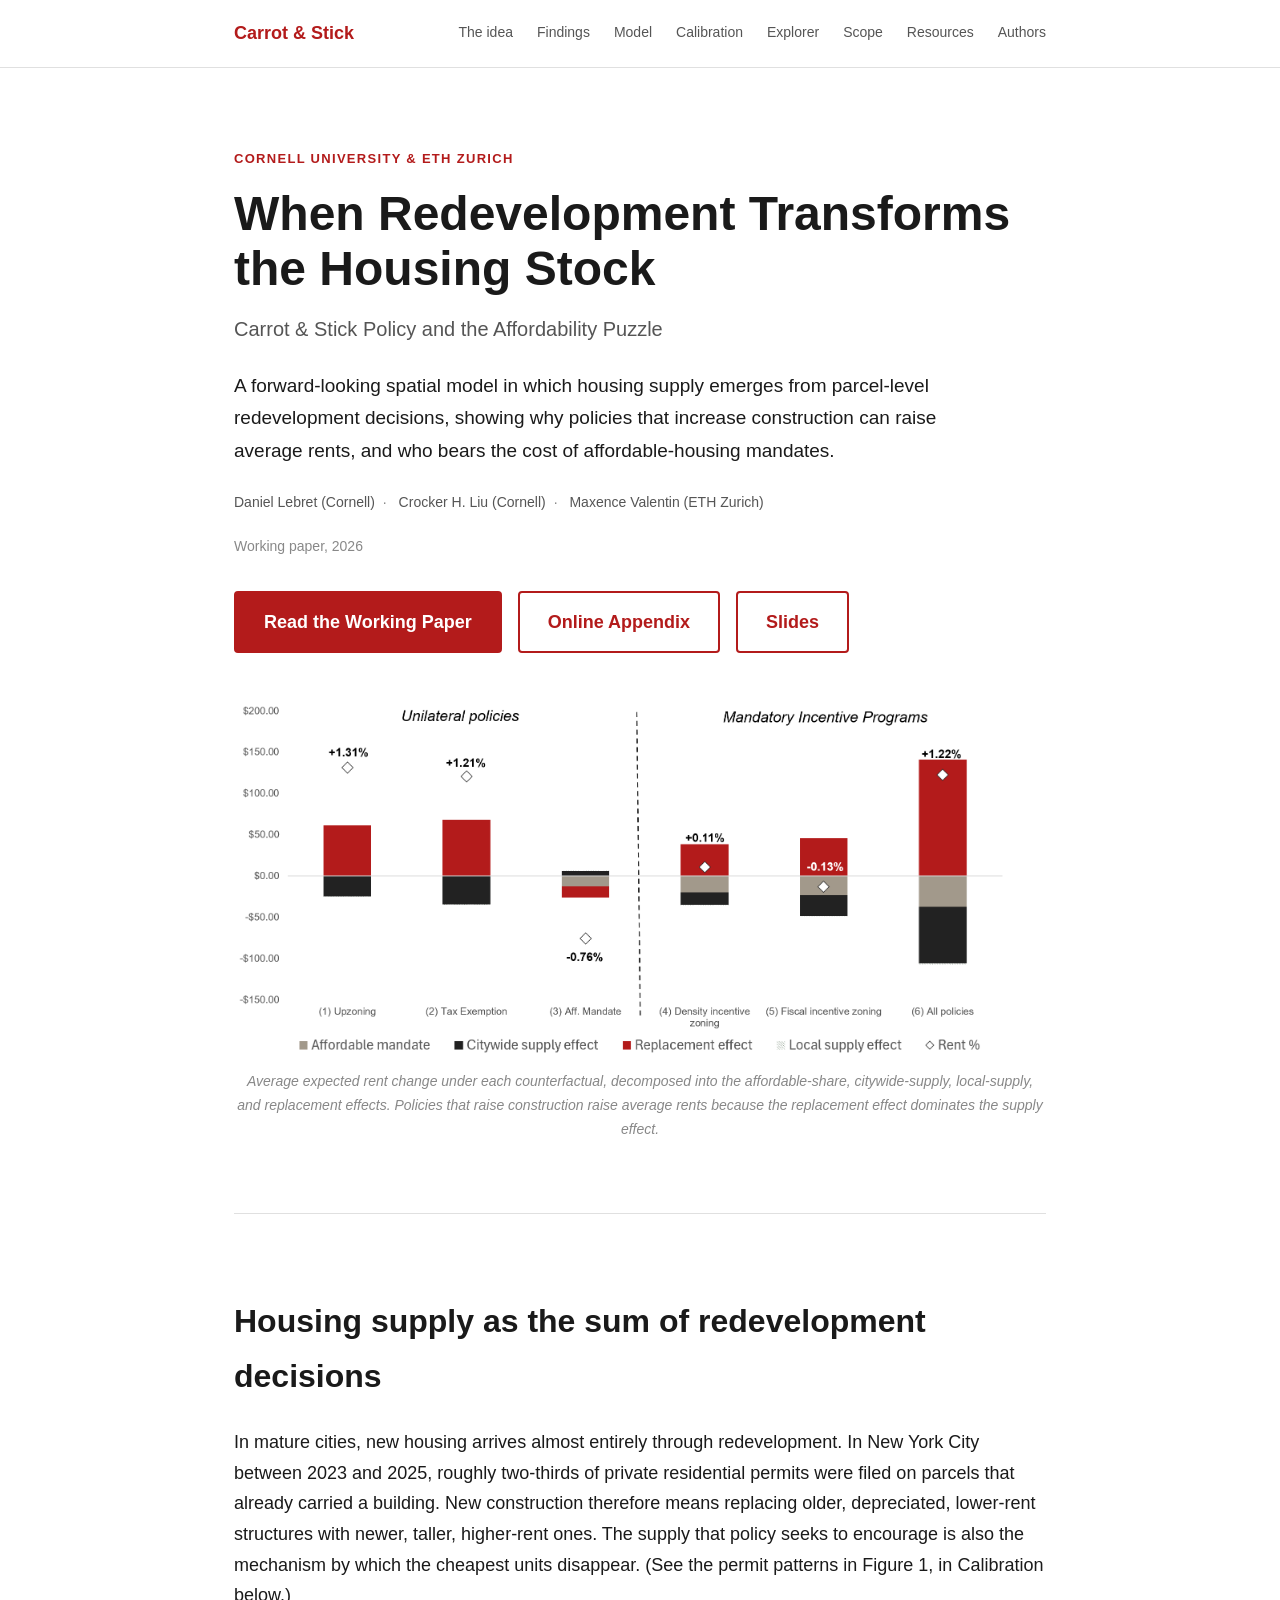
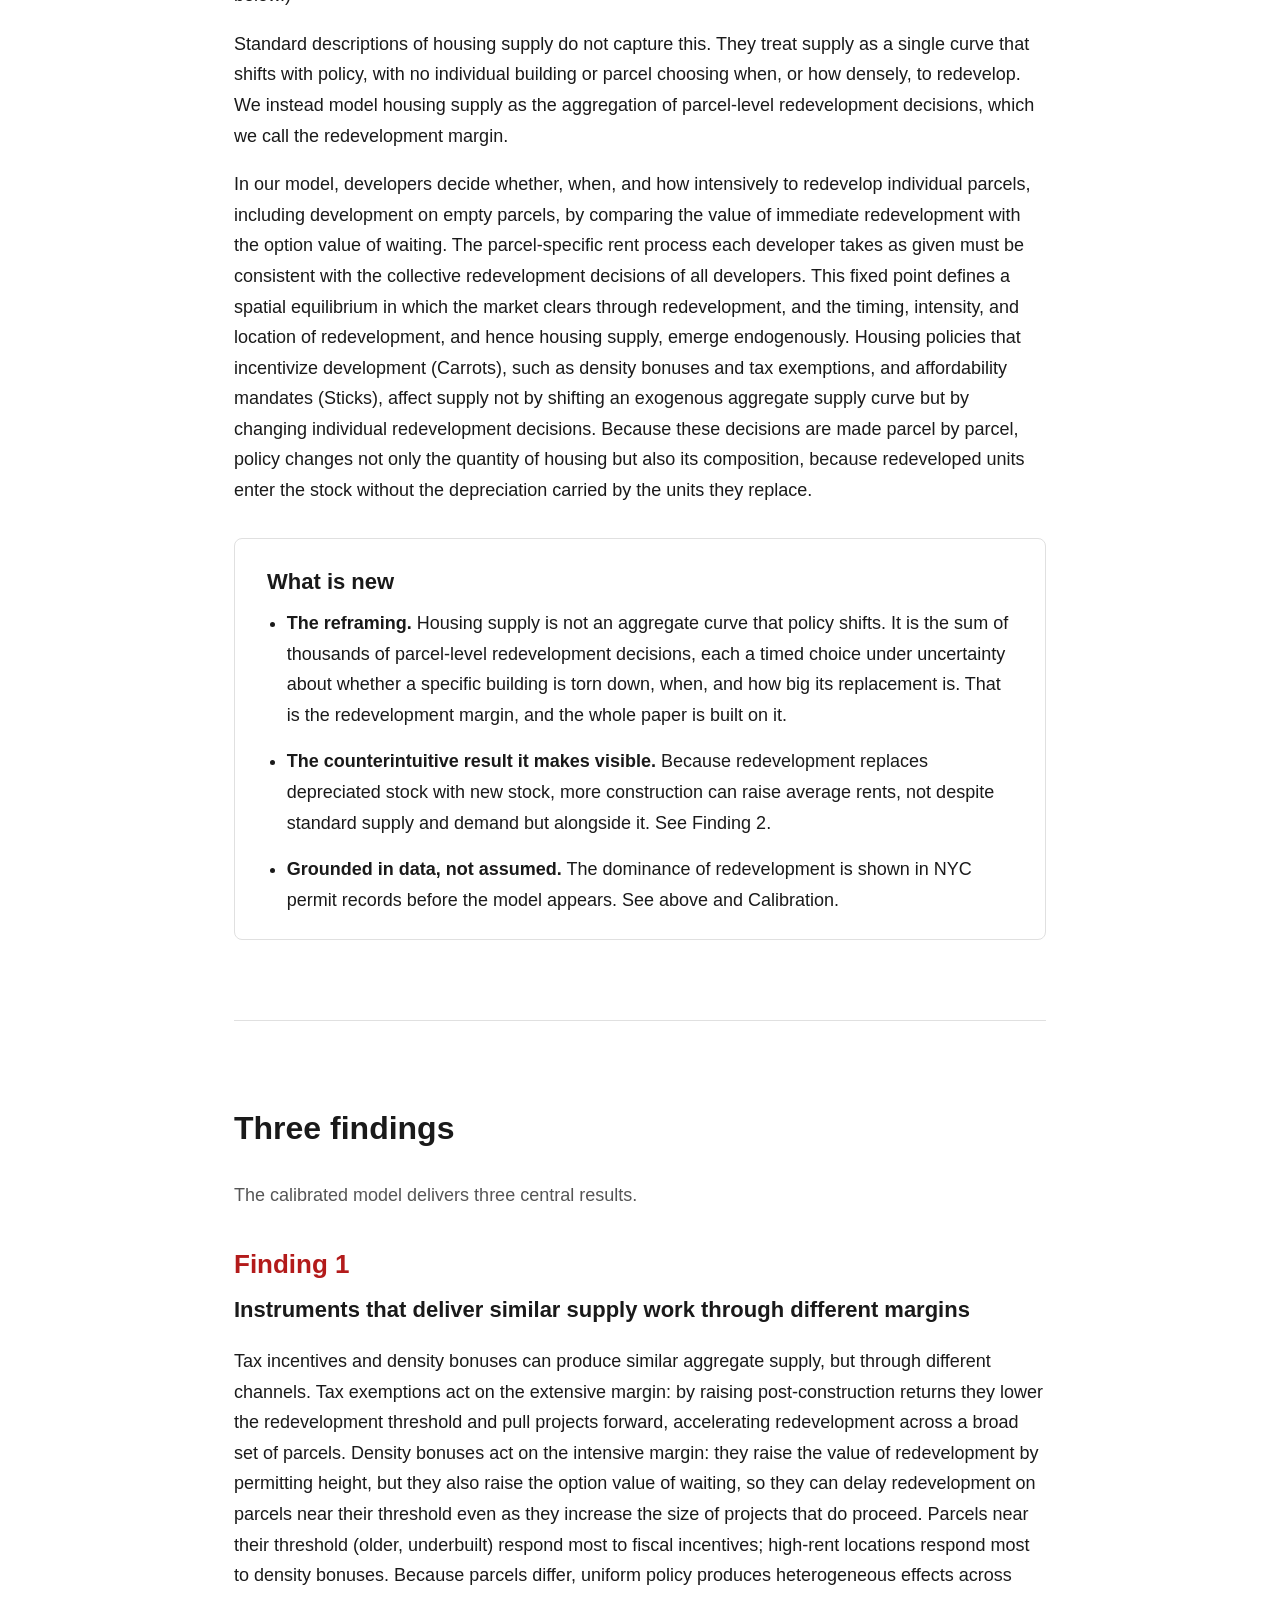
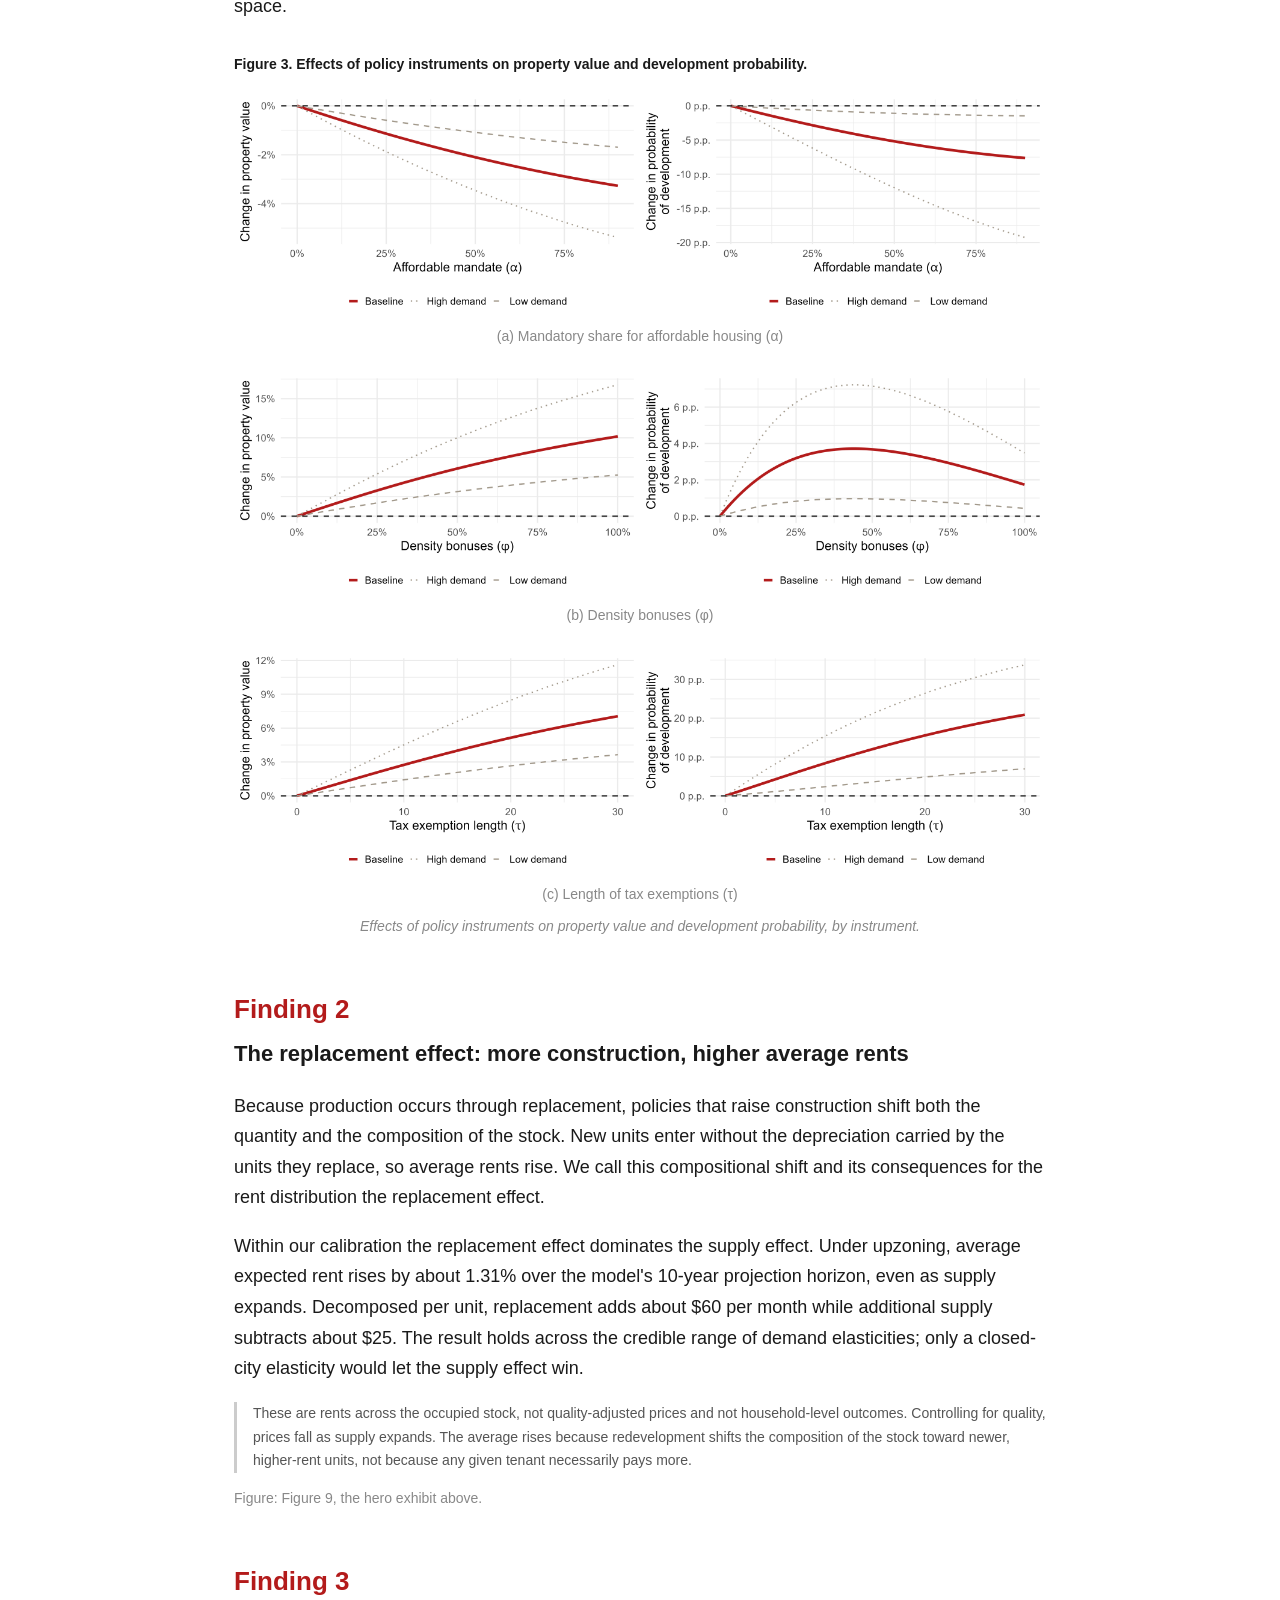
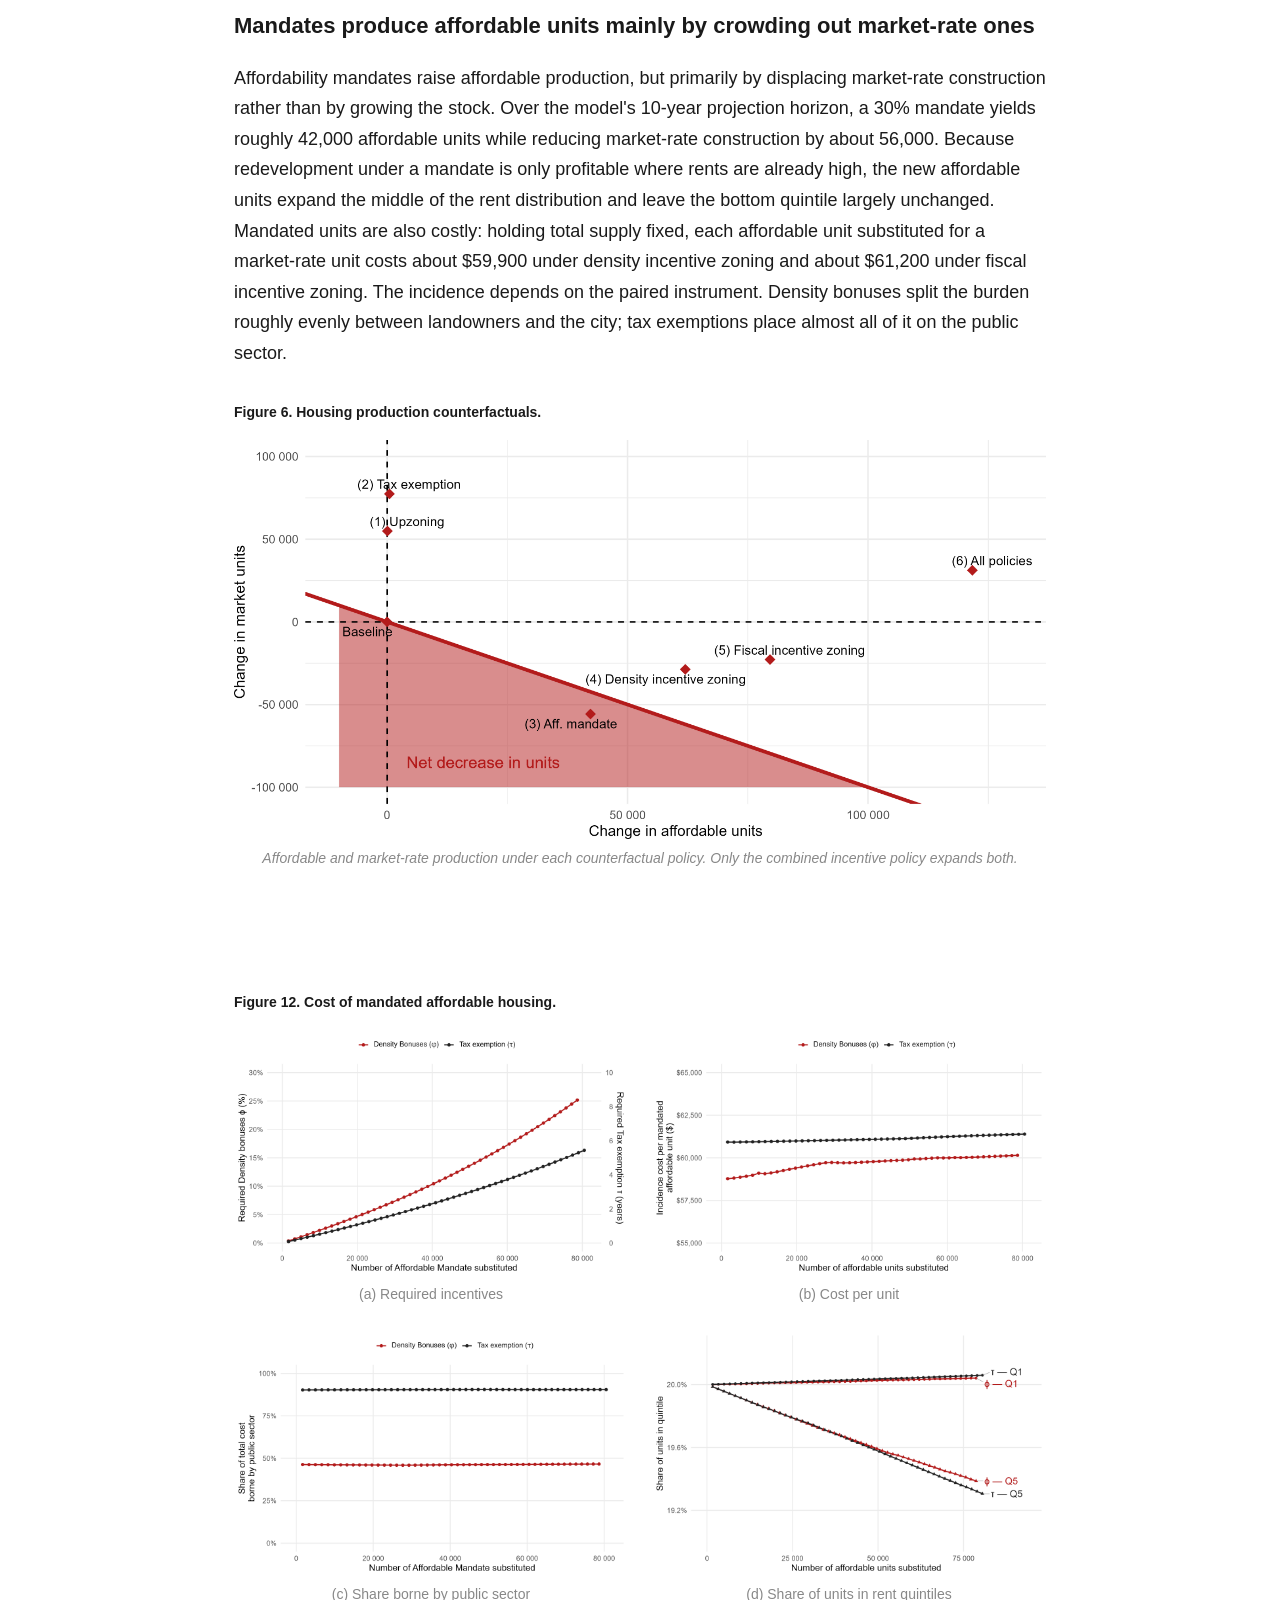
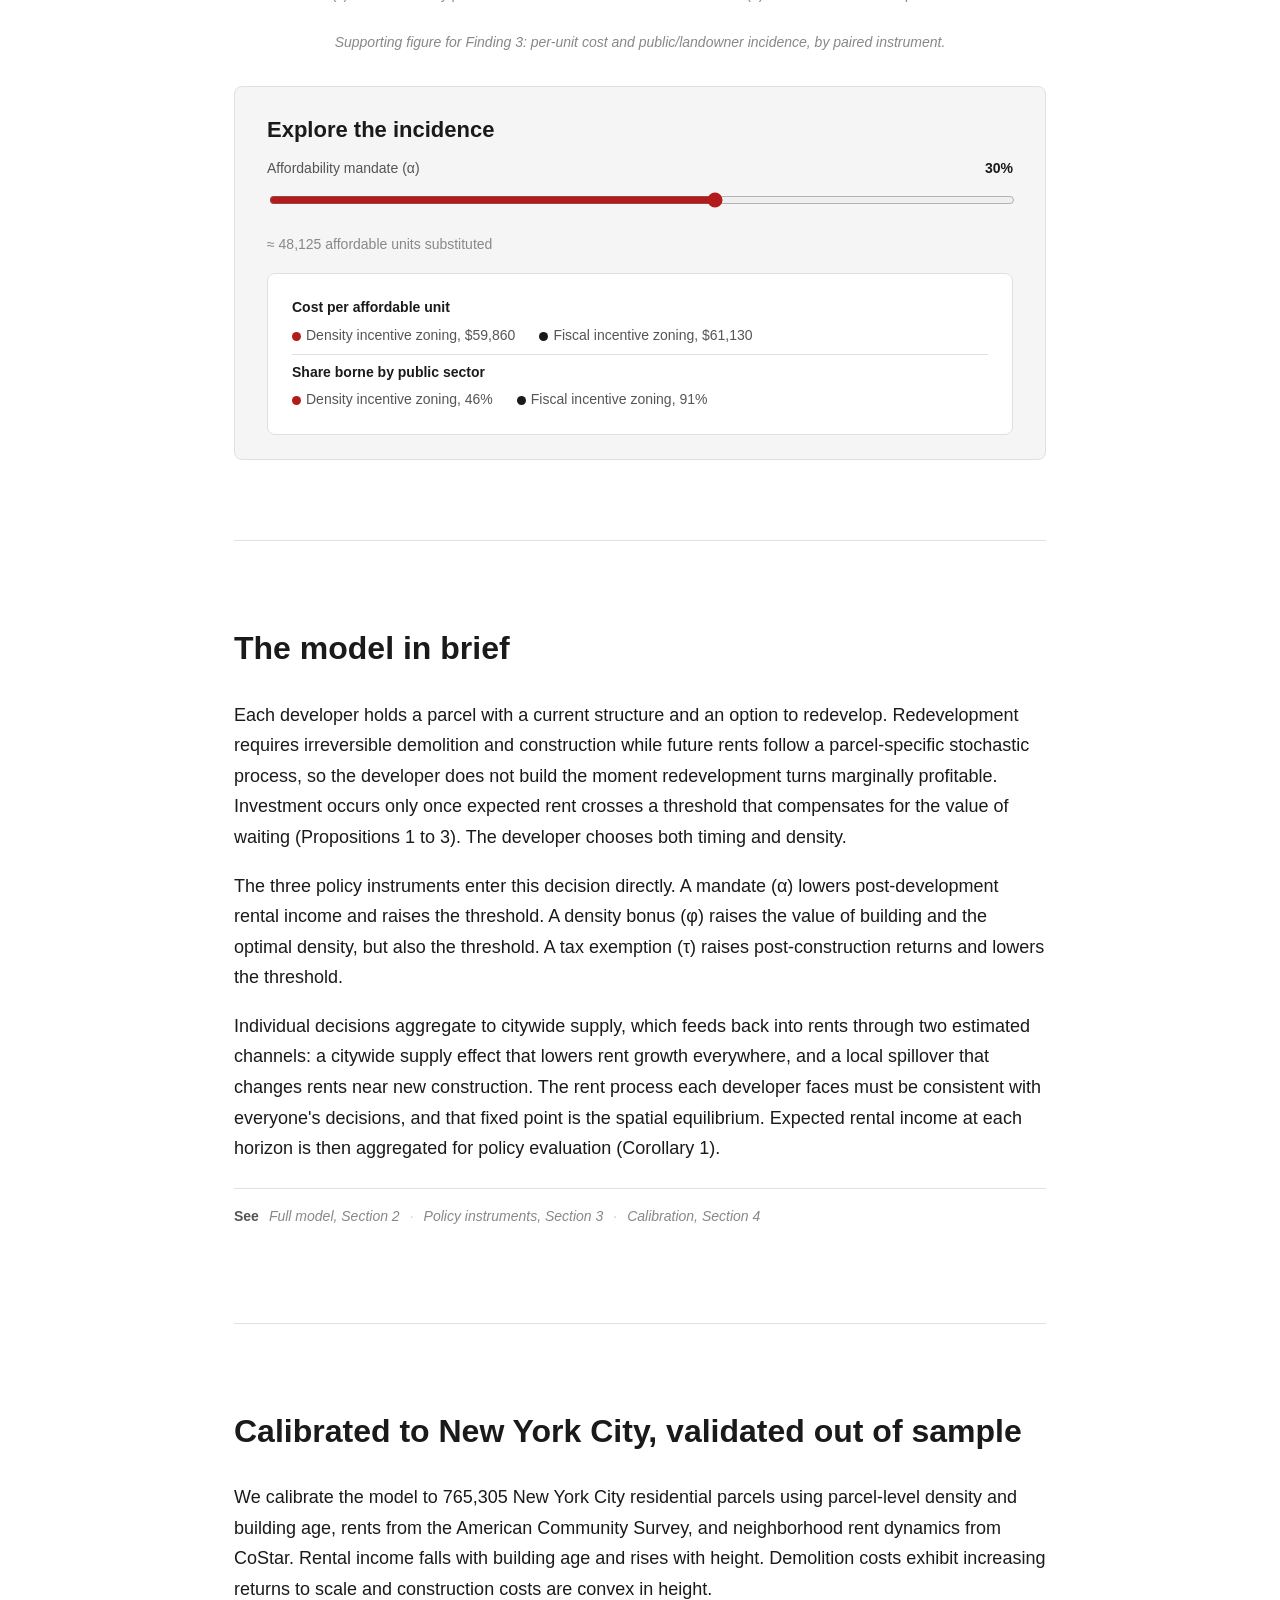
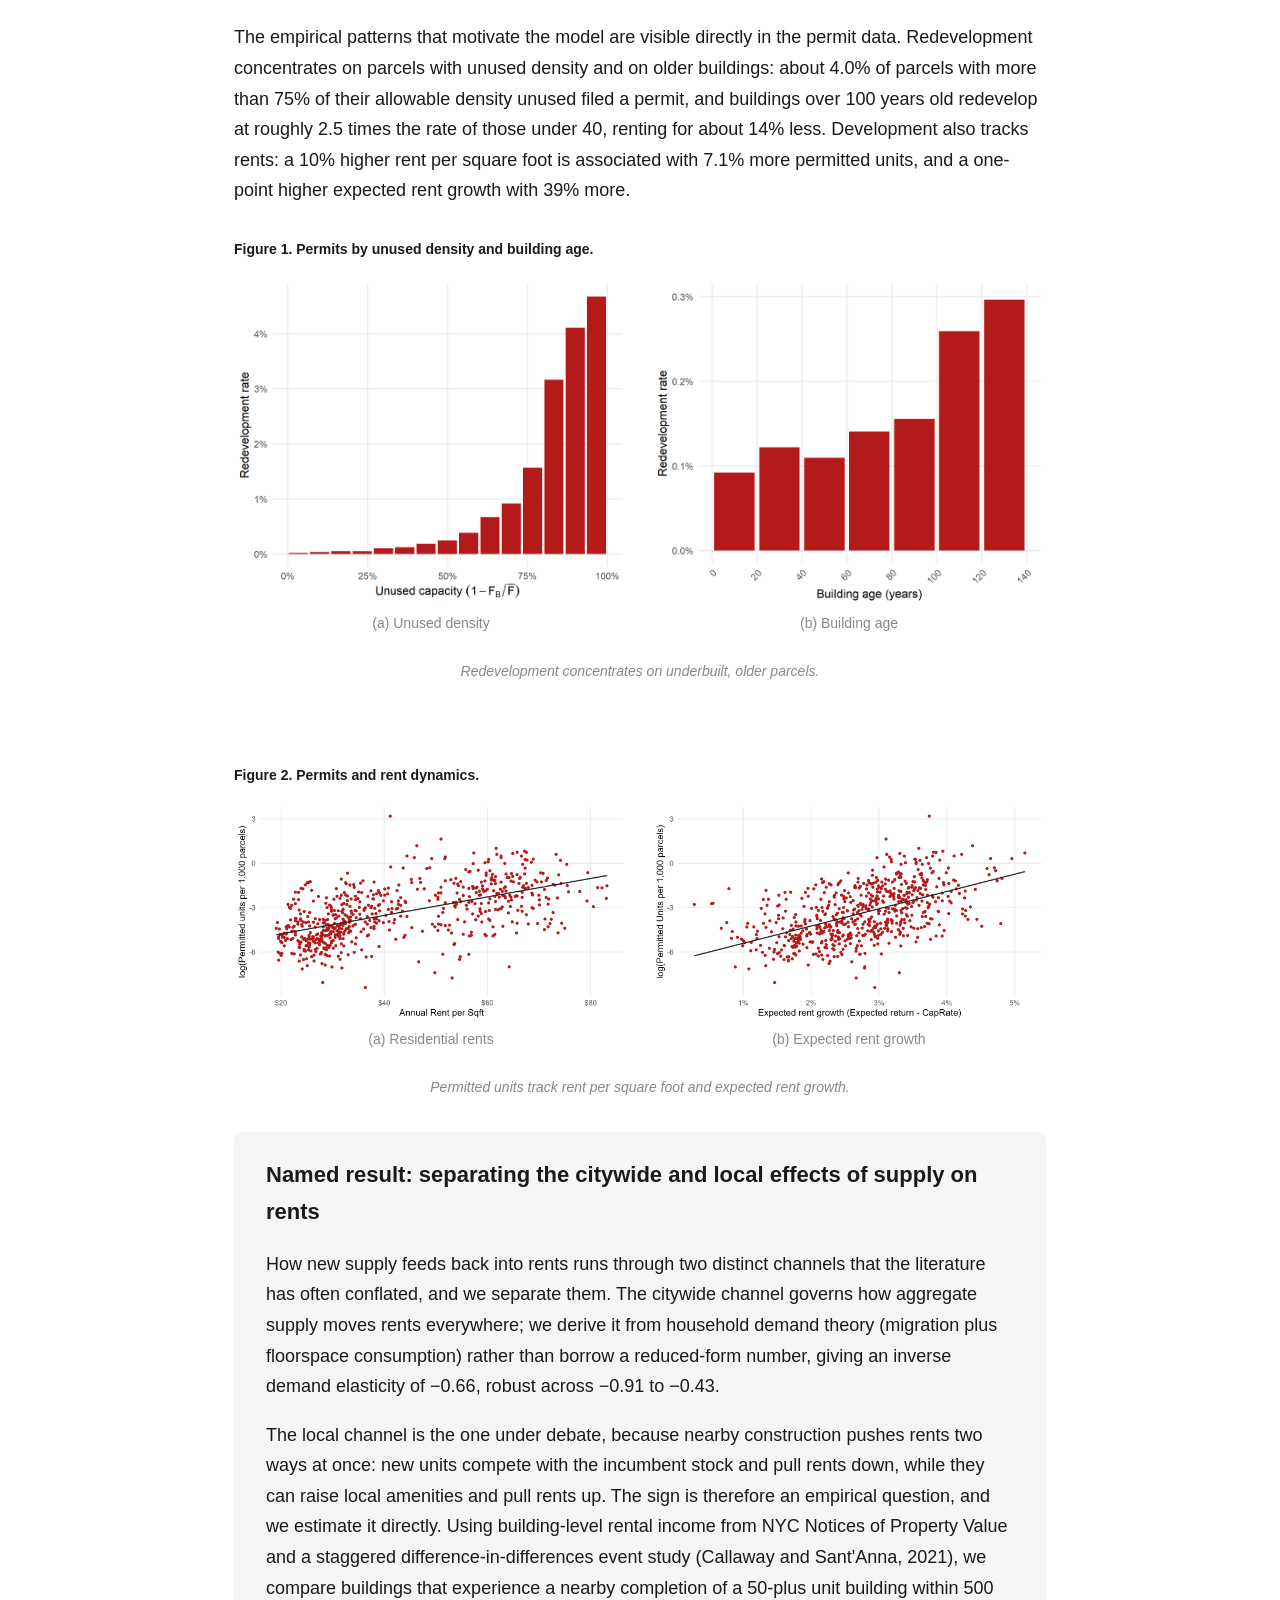
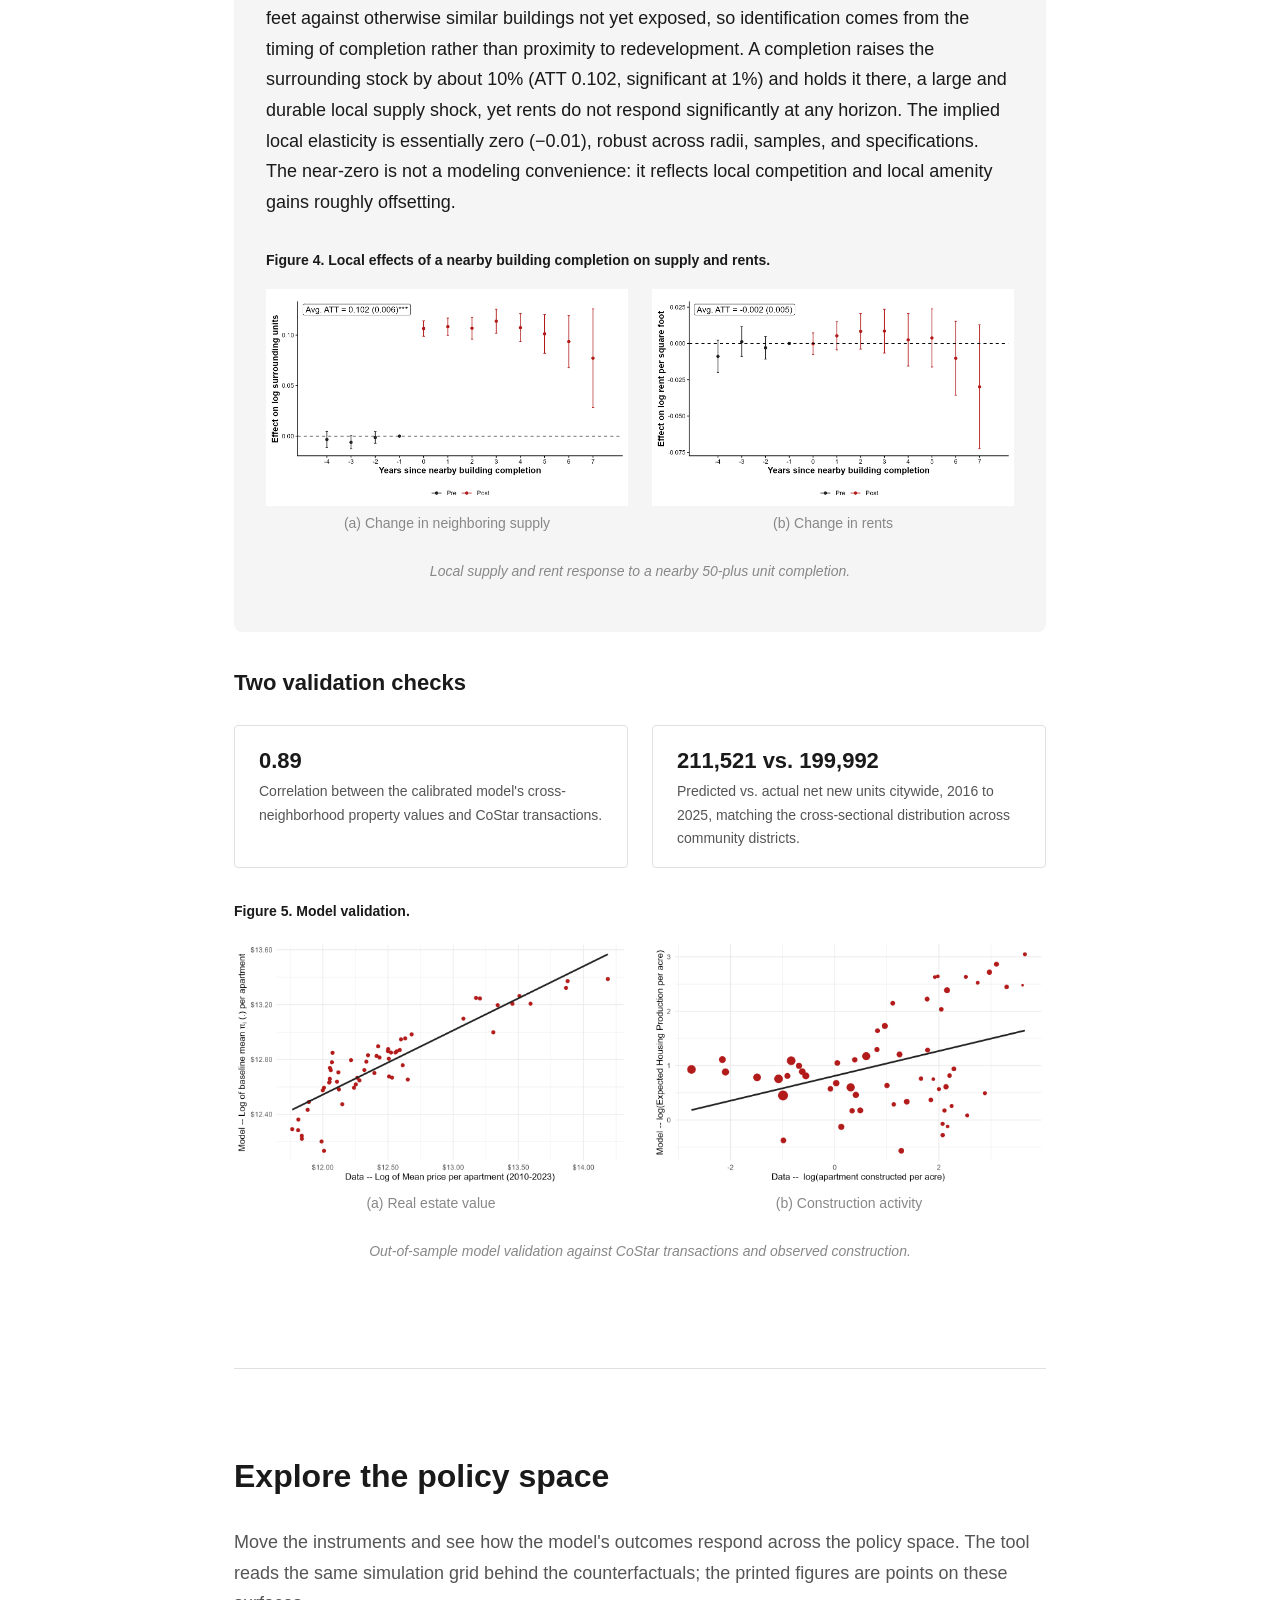
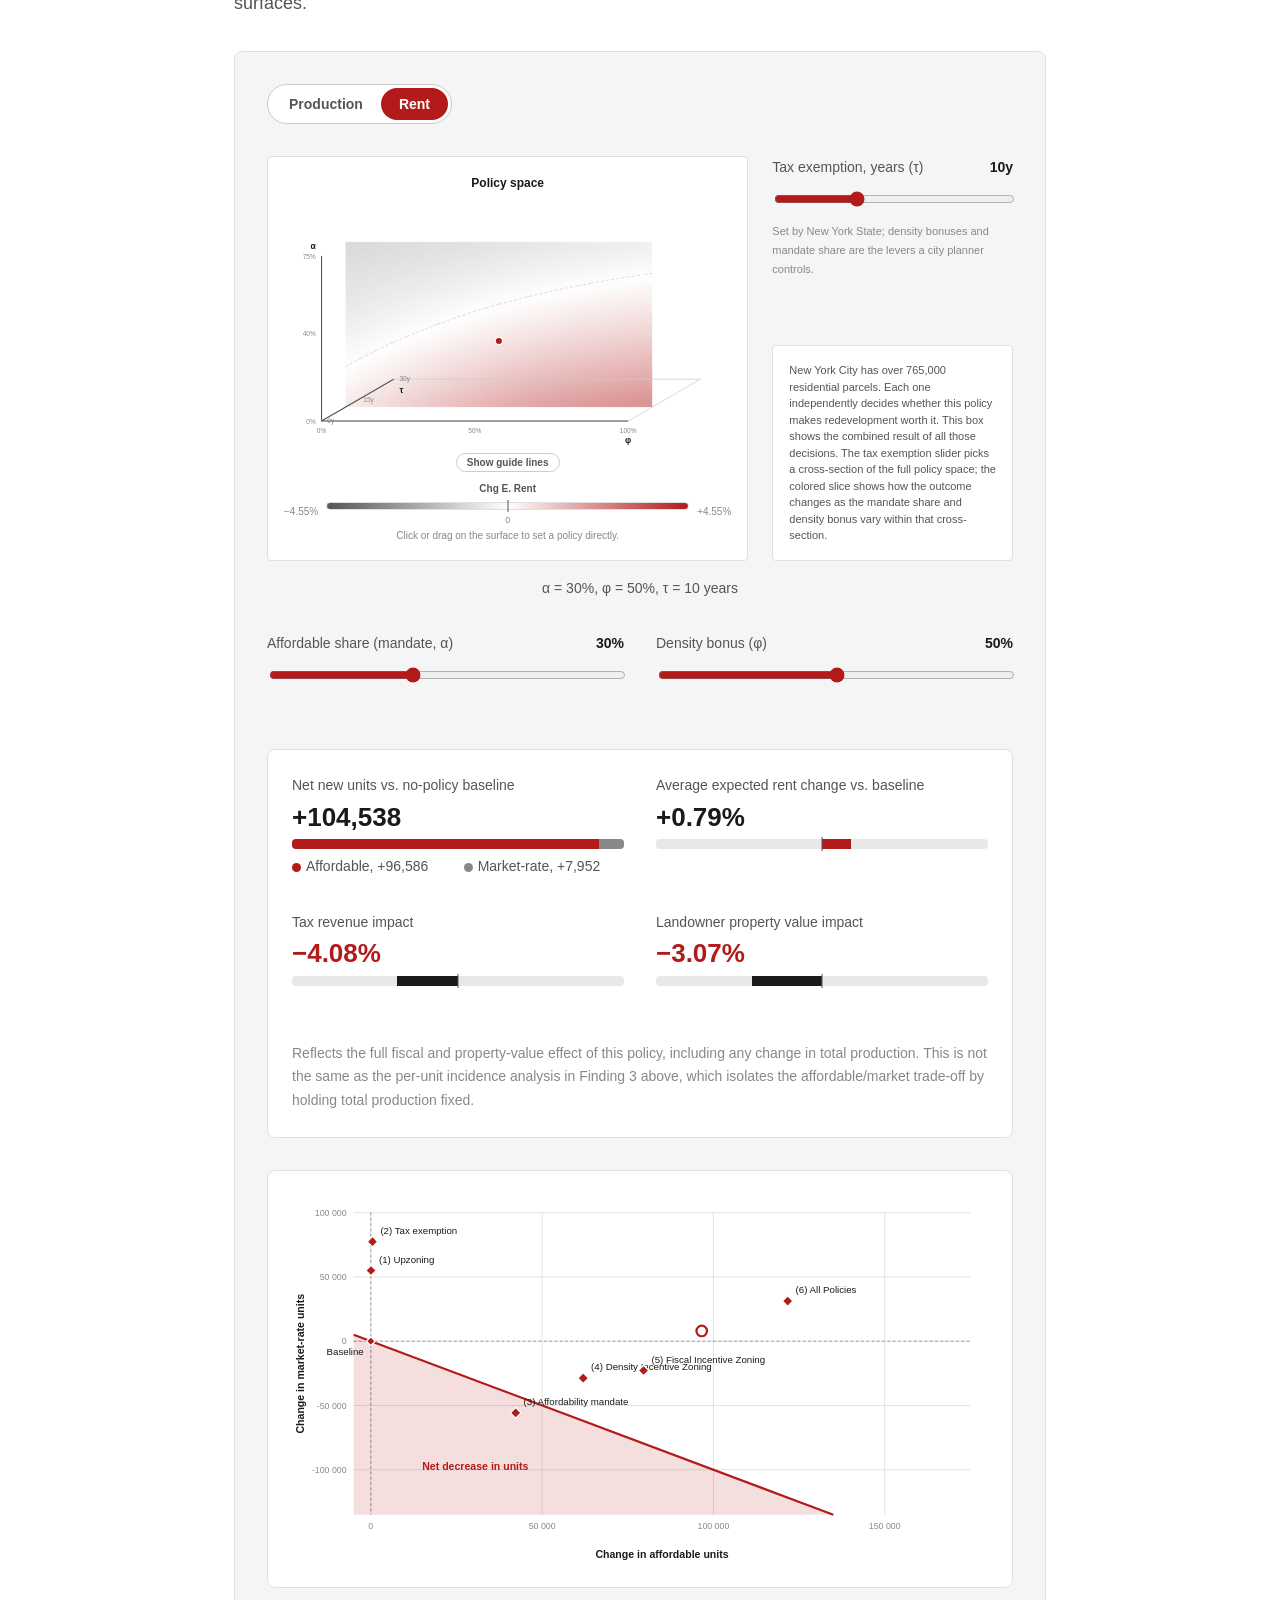
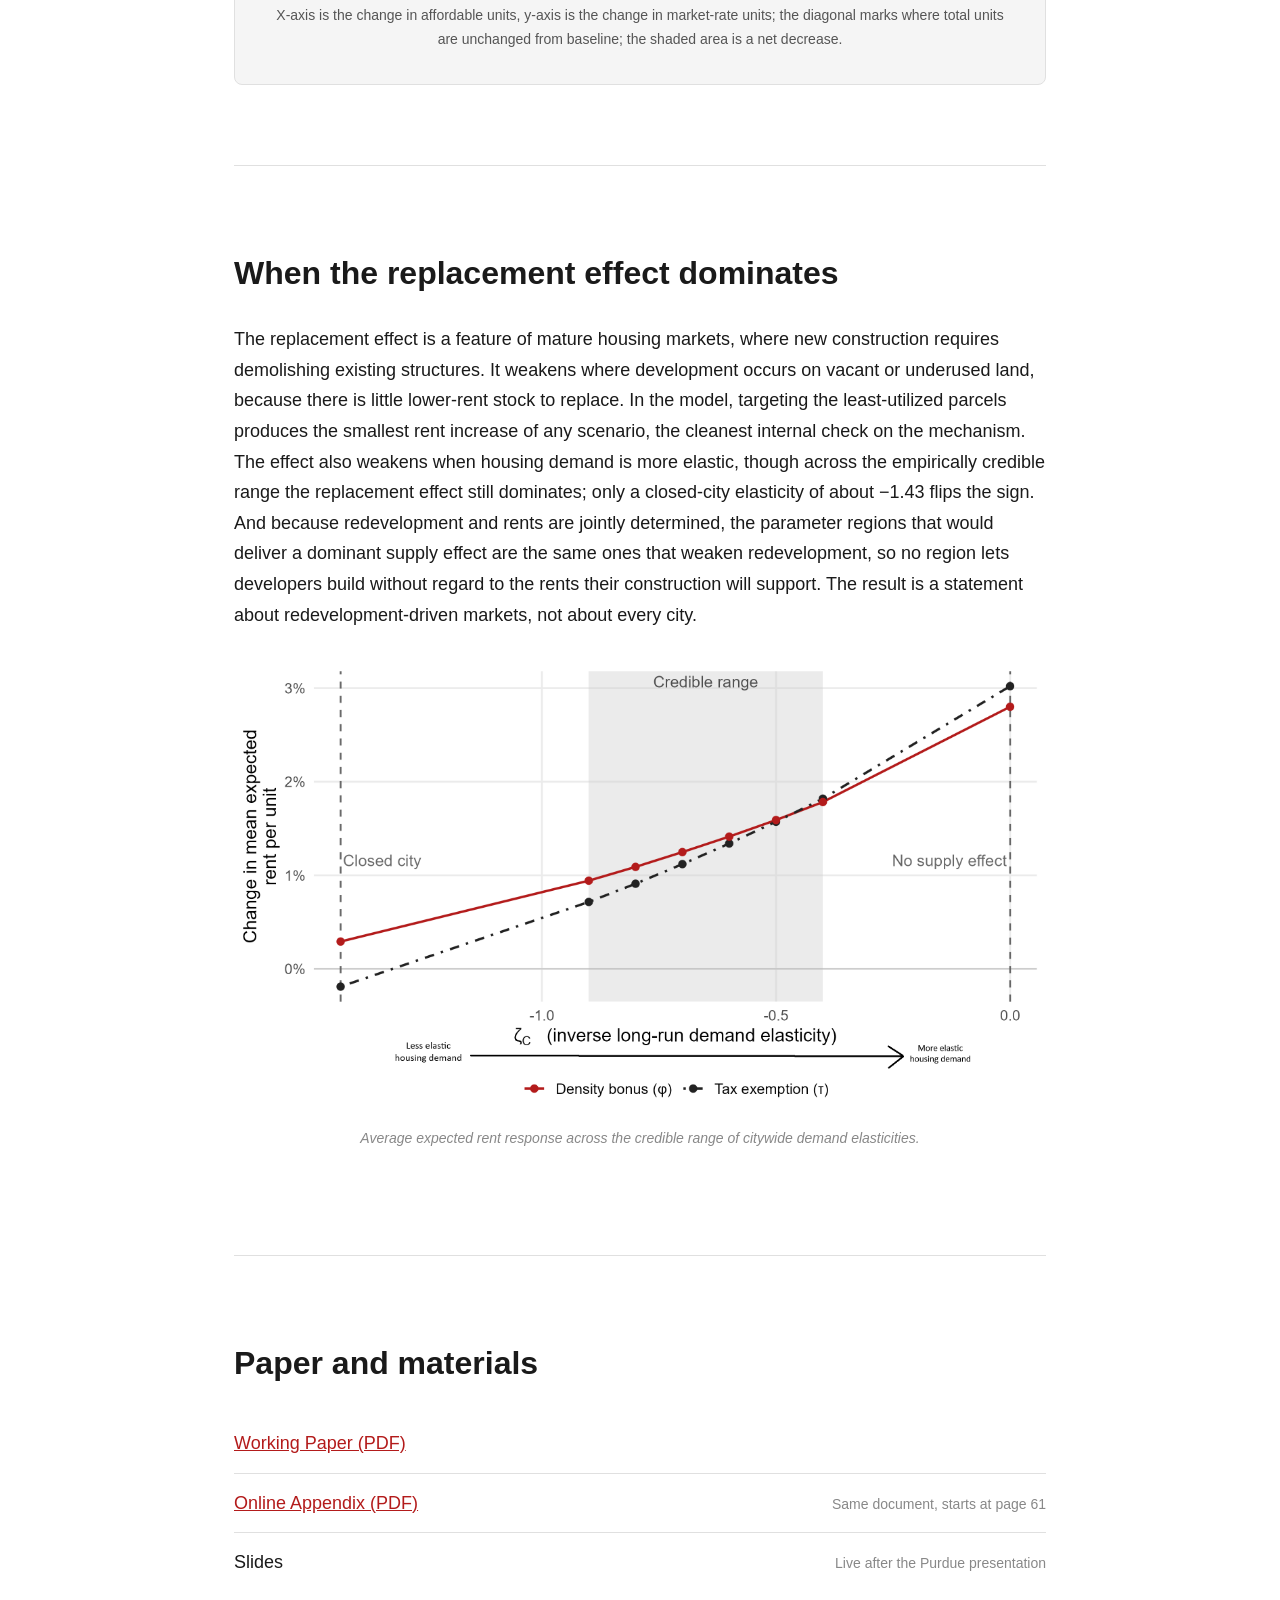
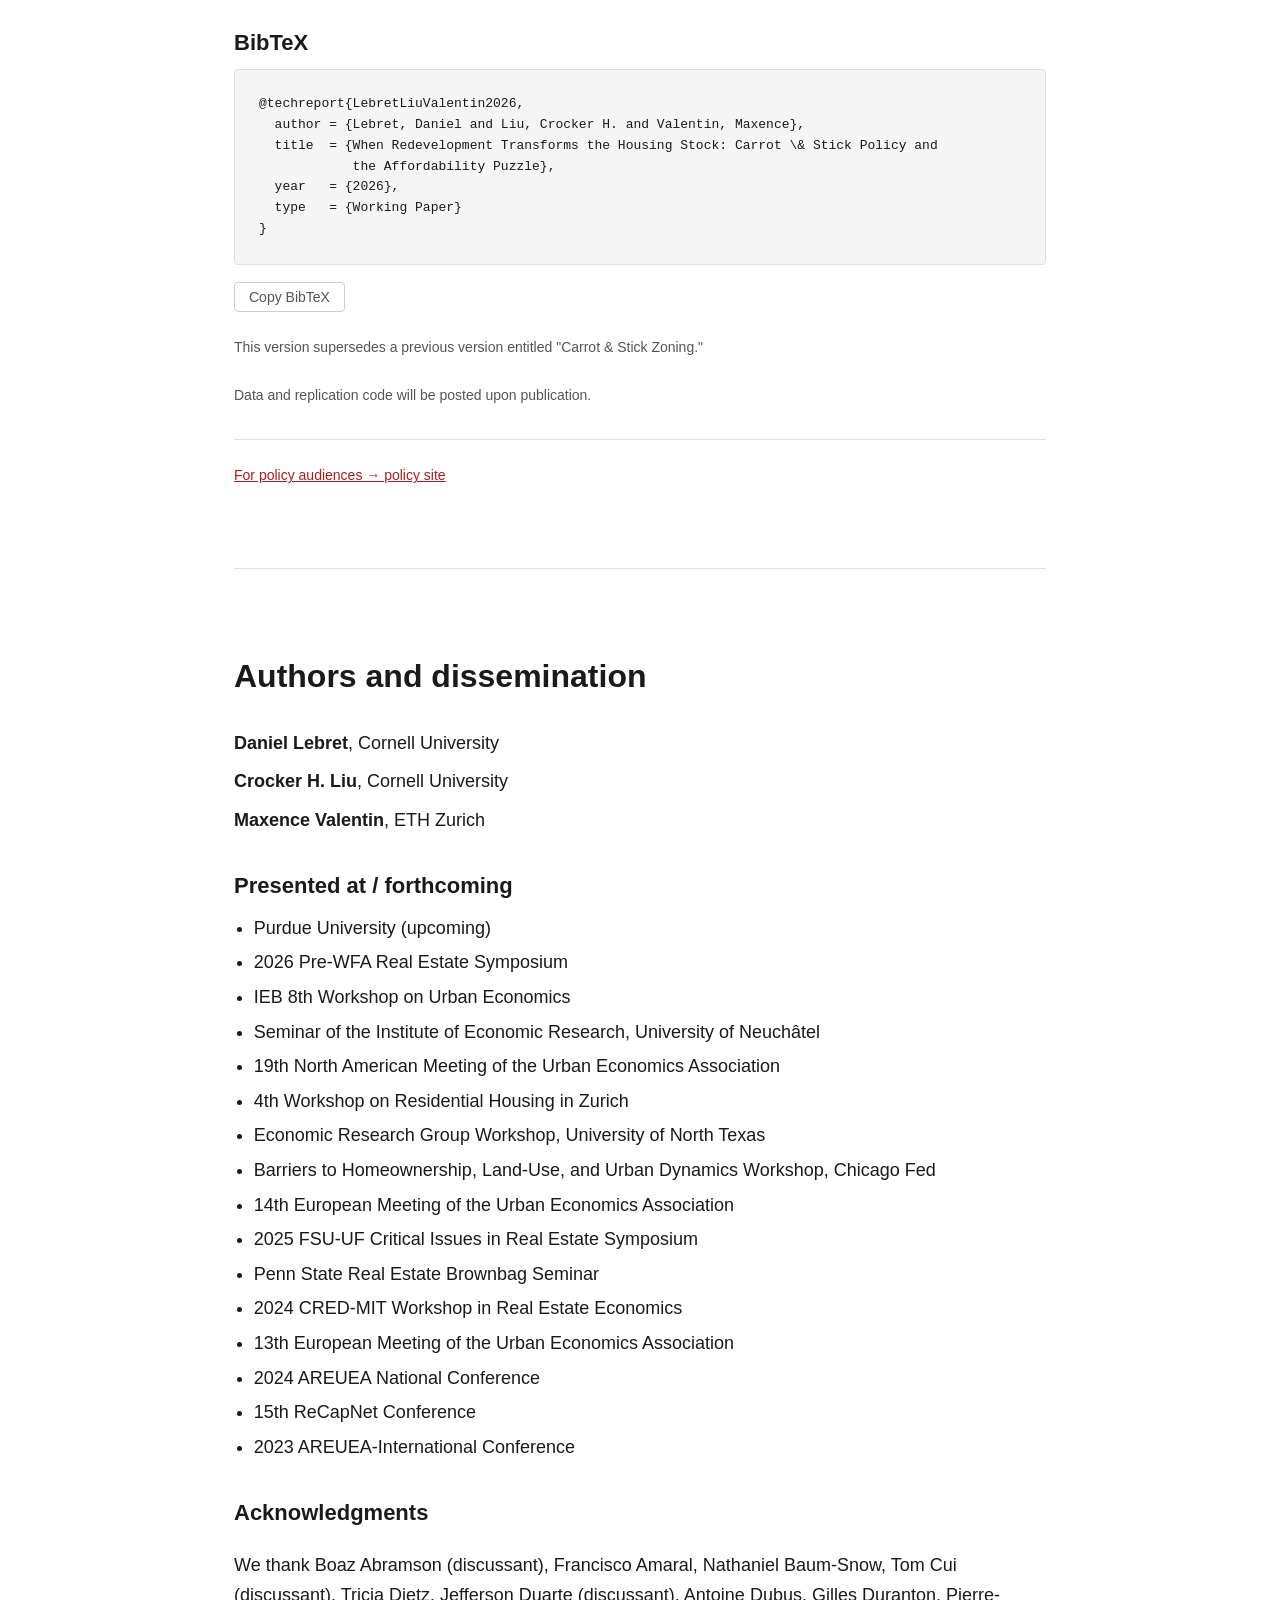
<file: academic/index.html>
<!DOCTYPE html>
<html lang="en">
<head>
<meta charset="UTF-8" />
<meta name="viewport" content="width=device-width, initial-scale=1.0" />
<title>When Redevelopment Transforms the Housing Stock</title>
<meta name="description" content="Carrot & Stick Policy and the Affordability Puzzle: a forward-looking spatial model of parcel-level redevelopment, and why policies that increase construction can raise average rents." />
<link rel="stylesheet" href="styles.css" />
<!-- Umami analytics. Tracks base pageviews automatically; custom events
     (data-umami-event attributes below, and umami.track() calls at the
     bottom of this file) are all prefixed "academic_" since this Umami
     property will eventually be shared across the academic, developer, and
     policy sites on one domain. -->
<script defer src="https://cloud.umami.is/script.js" data-website-id="394d1bdc-4a93-44ba-962a-d291e82db58c"></script>
<script>
  // Defined in <head>, ahead of any <img> in the body, so it exists before a
  // same-origin 404 on a not-yet-exported figure can fire onerror. The
  // wrapping div is a plain .figure-media box by default (no border, no
  // background) so a loaded image renders edge to edge. On failure, this
  // adds .figure-placeholder to that wrapper (base.css: dashed border, gray
  // fill, min-height) and swaps the image for a centered text label, so a
  // missing figure looks the same as one that was never wired up. Once the
  // real PNG lands in resources/figures/, it loads normally and this never
  // runs for that figure.
  function handleFigureImgError(img) {
    var wrapper = img.parentElement;
    if (wrapper) wrapper.classList.add("figure-placeholder");
    var span = document.createElement("span");
    span.textContent = img.alt;
    img.replaceWith(span);
  }
</script>
</head>
<body>

<header class="site-header">
  <div class="nav-container">
    <a class="brand" href="#top">Carrot &amp; Stick</a>
    <button class="nav-toggle" aria-label="Toggle navigation" aria-expanded="false">
      <span></span><span></span><span></span>
    </button>
    <nav class="nav-links">
      <a href="#idea">The idea</a>
      <a href="#findings">Findings</a>
      <a href="#model">Model</a>
      <a href="#calibration">Calibration</a>
      <a href="#explorer">Explorer</a>
      <a href="#scope">Scope</a>
      <a href="#resources">Resources</a>
      <a href="#authors">Authors</a>
    </nav>
  </div>
</header>

<main id="top">

  <!-- ============================== HERO ============================== -->
  <section class="hero">
    <p class="eyebrow">Cornell University &amp; ETH Zurich</p>
    <h1>When Redevelopment Transforms the Housing Stock</h1>
    <p class="subtitle">Carrot &amp; Stick Policy and the Affordability Puzzle</p>
    <p class="contribution">
      A forward-looking spatial model in which housing supply emerges from
      parcel-level redevelopment decisions, showing why policies that increase
      construction can raise average rents, and who bears the cost of
      affordable-housing mandates.
    </p>
    <p class="byline">
      Daniel Lebret (Cornell)<span class="sep">&middot;</span>
      Crocker H. Liu (Cornell)<span class="sep">&middot;</span>
      Maxence Valentin (ETH Zurich)
    </p>
    <p class="date-line">Working paper, 2026</p>
    <div class="hero-actions">
      <a class="button button-primary" href="../resources/papers/Carrot_and_Stick_Policy.pdf" target="_blank" rel="noopener" data-umami-event="academic_download_working_paper">Read the Working Paper</a>
      <a class="button button-secondary" href="../resources/papers/Carrot_and_Stick_Policy.pdf#page=61" target="_blank" rel="noopener" data-umami-event="academic_download_appendix">Online Appendix</a>
      <!-- Slides URL pending, live after the Purdue presentation -->
      <a class="button button-secondary" href="#resources" data-umami-event="academic_download_slides">Slides</a>
    </div>

    <div class="figure-block">
      <div class="figure-media">
        <img src="../resources/figures/figure-09-rent-decomposition.png" alt="Figure 9. Counterfactual results, expected rents (four-component decomposition). Pending final export." onerror="handleFigureImgError(this)" />
      </div>
      <p class="figure-caption">
        Average expected rent change under each counterfactual, decomposed into
        the affordable-share, citywide-supply, local-supply, and replacement
        effects. Policies that raise construction raise average rents because
        the replacement effect dominates the supply effect.
      </p>
    </div>
  </section>

  <!-- ============================== THE IDEA ============================== -->
  <section id="idea">
    <h2>Housing supply as the sum of redevelopment decisions</h2>

    <p>
      In mature cities, new housing arrives almost entirely through
      redevelopment. In New York City between 2023 and 2025, roughly
      two-thirds of private residential permits were filed on parcels that
      already carried a building. New construction therefore means replacing
      older, depreciated, lower-rent structures with newer, taller,
      higher-rent ones. The supply that policy seeks to encourage is also the
      mechanism by which the cheapest units disappear. (See the permit
      patterns in Figure 1, in Calibration below.)
    </p>

    <p>
      Standard descriptions of housing supply do not capture this. They treat
      supply as a single curve that shifts with policy, with no individual
      building or parcel choosing when, or how densely, to redevelop. We
      instead model housing supply as the aggregation of parcel-level
      redevelopment decisions, which we call the redevelopment margin.
    </p>

    <p>
      In our model, developers decide whether, when, and how intensively to
      redevelop individual parcels, including development on empty parcels,
      by comparing the value of immediate redevelopment with the option value
      of waiting. The parcel-specific rent process each developer takes as
      given must be consistent with the collective redevelopment decisions of
      all developers. This fixed point defines a spatial equilibrium in which
      the market clears through redevelopment, and the timing, intensity, and
      location of redevelopment, and hence housing supply, emerge
      endogenously. Housing policies that incentivize development (Carrots),
      such as density bonuses and tax exemptions, and affordability mandates
      (Sticks), affect supply not by shifting an exogenous aggregate supply
      curve but by changing individual redevelopment decisions. Because these
      decisions are made parcel by parcel, policy changes not only the
      quantity of housing but also its composition, because redeveloped units
      enter the stock without the depreciation carried by the units they
      replace.
    </p>

    <div class="callout">
      <h3>What is new</h3>
      <ul>
        <li>
          <strong>The reframing.</strong> Housing supply is not an aggregate
          curve that policy shifts. It is the sum of thousands of
          parcel-level redevelopment decisions, each a timed choice under
          uncertainty about whether a specific building is torn down, when,
          and how big its replacement is. That is the redevelopment margin,
          and the whole paper is built on it.
        </li>
        <li>
          <strong>The counterintuitive result it makes visible.</strong>
          Because redevelopment replaces depreciated stock with new stock,
          more construction can raise average rents, not despite standard
          supply and demand but alongside it. See Finding 2.
        </li>
        <li>
          <strong>Grounded in data, not assumed.</strong> The dominance of
          redevelopment is shown in NYC permit records before the model
          appears. See above and Calibration.
        </li>
      </ul>
    </div>
  </section>

  <!-- ============================== THREE FINDINGS ============================== -->
  <section id="findings">
    <h2>Three findings</h2>
    <p class="section-intro">The calibrated model delivers three central results.</p>

    <div class="finding">
      <p class="finding-number">Finding 1</p>
      <h3>Instruments that deliver similar supply work through different margins</h3>
      <p>
        Tax incentives and density bonuses can produce similar aggregate
        supply, but through different channels. Tax exemptions act on the
        extensive margin: by raising post-construction returns they lower the
        redevelopment threshold and pull projects forward, accelerating
        redevelopment across a broad set of parcels. Density bonuses act on
        the intensive margin: they raise the value of redevelopment by
        permitting height, but they also raise the option value of waiting,
        so they can delay redevelopment on parcels near their threshold even
        as they increase the size of projects that do proceed. Parcels near
        their threshold (older, underbuilt) respond most to fiscal
        incentives; high-rent locations respond most to density bonuses.
        Because parcels differ, uniform policy produces heterogeneous effects
        across space.
      </p>
      <div class="figure-block">
        <p class="figure-group-title">Figure 3. Effects of policy instruments on property value and development probability.</p>
        <div class="figure-stack">
          <figure class="figure-sub">
            <div class="figure-media">
              <img src="../resources/figures/figure-03a-policy-instrument-alpha.png" alt="Figure 3a. Mandatory share for affordable housing, alpha. Pending final export." onerror="handleFigureImgError(this)" />
            </div>
            <figcaption>(a) Mandatory share for affordable housing (&alpha;)</figcaption>
          </figure>
          <figure class="figure-sub">
            <div class="figure-media">
              <img src="../resources/figures/figure-03b-policy-instrument-phi.png" alt="Figure 3b. Density bonuses, phi. Pending final export." onerror="handleFigureImgError(this)" />
            </div>
            <figcaption>(b) Density bonuses (&phi;)</figcaption>
          </figure>
          <figure class="figure-sub">
            <div class="figure-media">
              <img src="../resources/figures/figure-03c-policy-instrument-tau.png" alt="Figure 3c. Length of tax exemptions, tau. Pending final export." onerror="handleFigureImgError(this)" />
            </div>
            <figcaption>(c) Length of tax exemptions (&tau;)</figcaption>
          </figure>
        </div>
        <p class="figure-caption">Effects of policy instruments on property value and development probability, by instrument.</p>
      </div>
    </div>

    <div class="finding">
      <p class="finding-number">Finding 2</p>
      <h3>The replacement effect: more construction, higher average rents</h3>
      <p>
        Because production occurs through replacement, policies that raise
        construction shift both the quantity and the composition of the
        stock. New units enter without the depreciation carried by the units
        they replace, so average rents rise. We call this compositional shift
        and its consequences for the rent distribution the replacement
        effect.
      </p>
      <p>
        Within our calibration the replacement effect dominates the supply
        effect. Under upzoning, average expected rent rises by about 1.31%
        over the model's 10-year projection horizon, even as supply expands.
        Decomposed per unit, replacement adds about $60 per month while
        additional supply subtracts about $25. The result holds across the
        credible range of demand elasticities; only a closed-city elasticity
        would let the supply effect win.
      </p>
      <p class="scope-note">
        These are rents across the occupied stock, not quality-adjusted
        prices and not household-level outcomes. Controlling for quality,
        prices fall as supply expands. The average rises because
        redevelopment shifts the composition of the stock toward newer,
        higher-rent units, not because any given tenant necessarily pays
        more.
      </p>
      <p class="finding-figure-refs">Figure: Figure 9, the hero exhibit above.</p>
    </div>

    <div class="finding">
      <p class="finding-number">Finding 3</p>
      <h3>Mandates produce affordable units mainly by crowding out market-rate ones</h3>
      <p>
        Affordability mandates raise affordable production, but primarily by
        displacing market-rate construction rather than by growing the stock.
        Over the model's 10-year projection horizon, a 30% mandate yields
        roughly 42,000 affordable units while reducing market-rate
        construction by about 56,000. Because redevelopment under
        a mandate is only profitable where rents are already high, the new
        affordable units expand the middle of the rent distribution and leave
        the bottom quintile largely unchanged. Mandated units are also
        costly: holding total supply fixed, each affordable unit substituted
        for a market-rate unit costs about $59,900 under density incentive
        zoning and about $61,200 under fiscal incentive zoning. The incidence
        depends on the paired instrument. Density bonuses split the burden
        roughly evenly between landowners and the city; tax exemptions place
        almost all of it on the public sector.
      </p>
      <div class="figure-block">
        <p class="figure-group-title">Figure 6. Housing production counterfactuals.</p>
        <div class="figure-media">
          <img src="../resources/figures/figure-06-production-counterfactuals.png" alt="Figure 6. Housing production counterfactuals: affordable vs. market-rate scatter. Pending final export." onerror="handleFigureImgError(this)" />
        </div>
        <p class="figure-caption">Affordable and market-rate production under each counterfactual policy. Only the combined incentive policy expands both.</p>
      </div>
      <div class="figure-block" id="figure-12">
        <p class="figure-group-title">Figure 12. Cost of mandated affordable housing.</p>
        <div class="figure-grid">
          <figure class="figure-sub">
            <div class="figure-media">
              <img src="../resources/figures/figure-12a-required-incentives.png" alt="Figure 12a. Required incentives. Pending final export." onerror="handleFigureImgError(this)" />
            </div>
            <figcaption>(a) Required incentives</figcaption>
          </figure>
          <figure class="figure-sub">
            <div class="figure-media">
              <img src="../resources/figures/figure-12b-cost-per-unit.png" alt="Figure 12b. Cost per unit. Pending final export." onerror="handleFigureImgError(this)" />
            </div>
            <figcaption>(b) Cost per unit</figcaption>
          </figure>
          <figure class="figure-sub">
            <div class="figure-media">
              <img src="../resources/figures/figure-12c-public-share.png" alt="Figure 12c. Share borne by public sector. Pending final export." onerror="handleFigureImgError(this)" />
            </div>
            <figcaption>(c) Share borne by public sector</figcaption>
          </figure>
          <figure class="figure-sub">
            <div class="figure-media">
              <img src="../resources/figures/figure-12d-rent-quintiles.png" alt="Figure 12d. Share of units in rent quintiles. Pending final export." onerror="handleFigureImgError(this)" />
            </div>
            <figcaption>(d) Share of units in rent quintiles</figcaption>
          </figure>
        </div>
        <p class="figure-caption">
          Supporting figure for Finding 3: per-unit cost and public/landowner
          incidence, by paired instrument.
        </p>
      </div>

      <div class="incidence-widget">
        <h3>Explore the incidence</h3>
        <div class="incidence-slider-row">
          <label for="incidence-alpha">Affordability mandate (α)
            <output id="incidence-alpha-out">30%</output>
          </label>
          <input type="range" id="incidence-alpha" min="0" max="50" step="1" value="30" />
        </div>
        <p class="incidence-note">
          <span data-out="units-note">≈ 48,125 affordable units substituted</span>
        </p>

        <!-- Reuses the main explorer's dot-legend pattern (resources/explorer/
             explorer.css: .explorer-legend, .dot.affordable = red, .dot.market
             = black) rather than introducing new styling. Here the colors map
             to density/fiscal (matching the red/black convention already used
             in the Figure 12 legend above), not affordable/market-rate units. -->
        <div class="incidence-card">
          <div class="incidence-row">
            <div class="incidence-row-label">Cost per affordable unit</div>
            <div class="explorer-legend">
              <span><span class="dot affordable"></span>Density incentive zoning, <span data-out="cost-density">$59,860</span></span>
              <span><span class="dot market"></span>Fiscal incentive zoning, <span data-out="cost-fiscal">$61,130</span></span>
            </div>
          </div>
          <div class="incidence-row">
            <div class="incidence-row-label">Share borne by public sector</div>
            <div class="explorer-legend">
              <span><span class="dot affordable"></span>Density incentive zoning, <span data-out="share-density">46%</span></span>
              <span><span class="dot market"></span>Fiscal incentive zoning, <span data-out="share-fiscal">91%</span></span>
            </div>
          </div>
        </div>
      </div>
    </div>
  </section>

  <!-- ============================== MODEL IN BRIEF ============================== -->
  <section id="model">
    <h2>The model in brief</h2>

    <p>
      Each developer holds a parcel with a current structure and an option to
      redevelop. Redevelopment requires irreversible demolition and
      construction while future rents follow a parcel-specific stochastic
      process, so the developer does not build the moment redevelopment turns
      marginally profitable. Investment occurs only once expected rent
      crosses a threshold that compensates for the value of waiting
      (Propositions 1 to 3). The developer chooses both timing and density.
    </p>

    <p>
      The three policy instruments enter this decision directly. A mandate
      (&alpha;) lowers post-development rental income and raises the
      threshold. A density bonus (&phi;) raises the value of building and the
      optimal density, but also the threshold. A tax exemption (&tau;) raises
      post-construction returns and lowers the threshold.
    </p>

    <p>
      Individual decisions aggregate to citywide supply, which feeds back
      into rents through two estimated channels: a citywide supply effect
      that lowers rent growth everywhere, and a local spillover that changes
      rents near new construction. The rent process each developer faces must
      be consistent with everyone's decisions, and that fixed point is the
      spatial equilibrium. Expected rental income at each horizon is then
      aggregated for policy evaluation (Corollary 1).
    </p>

    <p class="section-refs">
      <span class="section-refs-label">See</span>
      <span>Full model, Section 2</span><span class="sep">&middot;</span>
      <span>Policy instruments, Section 3</span><span class="sep">&middot;</span>
      <span>Calibration, Section 4</span>
    </p>
  </section>

  <!-- ============================== CALIBRATION AND VALIDATION ============================== -->
  <section id="calibration">
    <h2>Calibrated to New York City, validated out of sample</h2>

    <p>
      We calibrate the model to 765,305 New York City residential parcels
      using parcel-level density and building age, rents from the American
      Community Survey, and neighborhood rent dynamics from CoStar. Rental
      income falls with building age and rises with height. Demolition costs
      exhibit increasing returns to scale and construction costs are convex
      in height.
    </p>

    <p>
      The empirical patterns that motivate the model are visible directly in
      the permit data. Redevelopment concentrates on parcels with unused
      density and on older buildings: about 4.0% of parcels with more than
      75% of their allowable density unused filed a permit, and buildings
      over 100 years old redevelop at roughly 2.5 times the rate of those
      under 40, renting for about 14% less. Development also tracks rents: a
      10% higher rent per square foot is associated with 7.1% more permitted
      units, and a one-point higher expected rent growth with 39% more.
    </p>

    <div class="figure-block">
      <p class="figure-group-title">Figure 1. Permits by unused density and building age.</p>
      <div class="figure-grid">
        <figure class="figure-sub">
          <div class="figure-media">
            <img src="../resources/figures/figure-01a-permits-unused-density.png" alt="Figure 1a. Unused density. Pending final export." onerror="handleFigureImgError(this)" />
          </div>
          <figcaption>(a) Unused density</figcaption>
        </figure>
        <figure class="figure-sub">
          <div class="figure-media">
            <img src="../resources/figures/figure-01b-permits-building-age.png" alt="Figure 1b. Building age. Pending final export." onerror="handleFigureImgError(this)" />
          </div>
          <figcaption>(b) Building age</figcaption>
        </figure>
      </div>
      <p class="figure-caption">Redevelopment concentrates on underbuilt, older parcels.</p>
    </div>

    <div class="figure-block">
      <p class="figure-group-title">Figure 2. Permits and rent dynamics.</p>
      <div class="figure-grid">
        <figure class="figure-sub">
          <div class="figure-media">
            <img src="../resources/figures/figure-02a-rent-vs-permits.png" alt="Figure 2a. Residential rents. Pending final export." onerror="handleFigureImgError(this)" />
          </div>
          <figcaption>(a) Residential rents</figcaption>
        </figure>
        <figure class="figure-sub">
          <div class="figure-media">
            <img src="../resources/figures/figure-02b-rent-growth-vs-permits.png" alt="Figure 2b. Expected rent growth. Pending final export." onerror="handleFigureImgError(this)" />
          </div>
          <figcaption>(b) Expected rent growth</figcaption>
        </figure>
      </div>
      <p class="figure-caption">Permitted units track rent per square foot and expected rent growth.</p>
    </div>

    <div class="named-result">
      <h3>Named result: separating the citywide and local effects of supply on rents</h3>
      <p>
        How new supply feeds back into rents runs through two distinct
        channels that the literature has often conflated, and we separate
        them. The citywide channel governs how aggregate supply moves rents
        everywhere; we derive it from household demand theory (migration plus
        floorspace consumption) rather than borrow a reduced-form number,
        giving an inverse demand elasticity of &minus;0.66, robust across
        &minus;0.91 to &minus;0.43.
      </p>
      <p>
        The local channel is the one under debate, because nearby
        construction pushes rents two ways at once: new units compete with
        the incumbent stock and pull rents down, while they can raise local
        amenities and pull rents up. The sign is therefore an empirical
        question, and we estimate it directly. Using building-level rental
        income from NYC Notices of Property Value and a staggered
        difference-in-differences event study (Callaway and Sant'Anna, 2021),
        we compare buildings that experience a nearby completion of a
        50-plus unit building within 500 feet against otherwise similar
        buildings not yet exposed, so identification comes from the timing of
        completion rather than proximity to redevelopment. A completion
        raises the surrounding stock by about 10% (ATT 0.102, significant at
        1%) and holds it there, a large and durable local supply shock, yet
        rents do not respond significantly at any horizon. The implied local
        elasticity is essentially zero (&minus;0.01), robust across radii,
        samples, and specifications. The near-zero is not a modeling
        convenience: it reflects local competition and local amenity gains
        roughly offsetting.
      </p>
      <div class="figure-block">
        <p class="figure-group-title">Figure 4. Local effects of a nearby building completion on supply and rents.</p>
        <div class="figure-grid">
          <figure class="figure-sub">
            <div class="figure-media">
              <img src="../resources/figures/figure-04a-local-supply-effect.png" alt="Figure 4a. Change in neighboring supply. Pending final export." onerror="handleFigureImgError(this)" />
            </div>
            <figcaption>(a) Change in neighboring supply</figcaption>
          </figure>
          <figure class="figure-sub">
            <div class="figure-media">
              <img src="../resources/figures/figure-04b-local-rent-effect.png" alt="Figure 4b. Change in rents. Pending final export." onerror="handleFigureImgError(this)" />
            </div>
            <figcaption>(b) Change in rents</figcaption>
          </figure>
        </div>
        <p class="figure-caption">Local supply and rent response to a nearby 50-plus unit completion.</p>
      </div>
    </div>

    <h3>Two validation checks</h3>
    <div class="validation-checks">
      <div class="validation-check">
        <div class="stat">0.89</div>
        <div class="stat-label">Correlation between the calibrated model's cross-neighborhood property values and CoStar transactions.</div>
      </div>
      <div class="validation-check">
        <div class="stat">211,521 vs. 199,992</div>
        <div class="stat-label">Predicted vs. actual net new units citywide, 2016 to 2025, matching the cross-sectional distribution across community districts.</div>
      </div>
    </div>
    <div class="figure-block">
      <p class="figure-group-title">Figure 5. Model validation.</p>
      <div class="figure-grid">
        <figure class="figure-sub">
          <div class="figure-media">
            <img src="../resources/figures/figure-05a-model-fit-value.png" alt="Figure 5a. Real estate value. Pending final export." onerror="handleFigureImgError(this)" />
          </div>
          <figcaption>(a) Real estate value</figcaption>
        </figure>
        <figure class="figure-sub">
          <div class="figure-media">
            <img src="../resources/figures/figure-05b-model-fit-construction.png" alt="Figure 5b. Construction activity. Pending final export." onerror="handleFigureImgError(this)" />
          </div>
          <figcaption>(b) Construction activity</figcaption>
        </figure>
      </div>
      <p class="figure-caption">Out-of-sample model validation against CoStar transactions and observed construction.</p>
    </div>
  </section>

  <!-- ============================== INTERACTIVE POLICY EXPLORER ============================== -->
  <section id="explorer">
    <h2>Explore the policy space</h2>
    <p class="section-intro">
      Move the instruments and see how the model's outcomes respond across
      the policy space. The tool reads the same simulation grid behind the
      counterfactuals; the printed figures are points on these surfaces.
    </p>

    <div id="explorer-root" class="explorer" aria-label="Policy explorer">
      <!-- Populated by resources/explorer/explorer.js via explorer-config.js -->
      <noscript>The interactive explorer requires JavaScript. The same policy points are reported as figures throughout this page.</noscript>
    </div>
  </section>

  <!-- ============================== SCOPE AND BOUNDARY CONDITIONS ============================== -->
  <section id="scope">
    <h2>When the replacement effect dominates</h2>
    <p>
      The replacement effect is a feature of mature housing markets, where
      new construction requires demolishing existing structures. It weakens
      where development occurs on vacant or underused land, because there is
      little lower-rent stock to replace. In the model, targeting the
      least-utilized parcels produces the smallest rent increase of any
      scenario, the cleanest internal check on the mechanism. The effect also
      weakens when housing demand is more elastic, though across the
      empirically credible range the replacement effect still dominates;
      only a closed-city elasticity of about &minus;1.43 flips the sign. And
      because redevelopment and rents are jointly determined, the parameter
      regions that would deliver a dominant supply effect are the same ones
      that weaken redevelopment, so no region lets developers build without
      regard to the rents their construction will support. The result is a
      statement about redevelopment-driven markets, not about every city.
    </p>
    <div class="figure-block">
      <div class="figure-media">
        <img src="../resources/figures/figure-10-demand-elasticity.png" alt="Figure 10. Citywide demand elasticity and average expected rents. Pending final export." onerror="handleFigureImgError(this)" />
      </div>
      <p class="figure-caption">Average expected rent response across the credible range of citywide demand elasticities.</p>
    </div>
  </section>

  <!-- ============================== RESOURCES ============================== -->
  <section id="resources">
    <h2>Paper and materials</h2>

    <ul class="resource-list">
      <li>
        <a href="../resources/papers/Carrot_and_Stick_Policy.pdf" target="_blank" rel="noopener" data-umami-event="academic_download_working_paper">Working Paper (PDF)</a>
      </li>
      <li>
        <a href="../resources/papers/Carrot_and_Stick_Policy.pdf#page=61" target="_blank" rel="noopener" data-umami-event="academic_download_appendix">Online Appendix (PDF)</a>
        <span class="resource-status">Same document, starts at page 61</span>
      </li>
      <li>
        <span>Slides</span>
        <span class="resource-status">Live after the Purdue presentation</span>
      </li>
    </ul>

    <h3>BibTeX</h3>
    <pre class="bibtex-block">@techreport{LebretLiuValentin2026,
  author = {Lebret, Daniel and Liu, Crocker H. and Valentin, Maxence},
  title  = {When Redevelopment Transforms the Housing Stock: Carrot \&amp; Stick Policy and
            the Affordability Puzzle},
  year   = {2026},
  type   = {Working Paper}
}</pre>
    <button type="button" class="copy-button" id="copy-bibtex">Copy BibTeX</button>

    <p class="replication-note">This version supersedes a previous version entitled "Carrot &amp; Stick Zoning."</p>

    <p class="replication-note">Data and replication code will be posted upon publication.</p>

    <div class="cross-links">
      <a href="../policy/index.html">For policy audiences &rarr; policy site</a>
      <!-- Developer site link deliberately removed: the old standalone
           developer site's content reads as negotiation/lobbying advice
           toward developers, which we don't want actively surfaced from
           this site while a proper rebuild is pending. Re-add once
           ../developer/index.html exists in this repo. -->
    </div>
  </section>

  <!-- ============================== AUTHORS AND DISSEMINATION ============================== -->
  <section id="authors">
    <h2>Authors and dissemination</h2>

    <ul class="authors-list">
      <li><strong>Daniel Lebret</strong>, Cornell University</li>
      <li><strong>Crocker H. Liu</strong>, Cornell University</li>
      <li><strong>Maxence Valentin</strong>, ETH Zurich</li>
    </ul>

    <h3>Presented at / forthcoming</h3>
    <ul class="venue-list">
      <li>Purdue University (upcoming)</li>
      <li>2026 Pre-WFA Real Estate Symposium</li>
      <li>IEB 8th Workshop on Urban Economics</li>
      <li>Seminar of the Institute of Economic Research, University of Neuch&acirc;tel</li>
      <li>19th North American Meeting of the Urban Economics Association</li>
      <li>4th Workshop on Residential Housing in Zurich</li>
      <li>Economic Research Group Workshop, University of North Texas</li>
      <li>Barriers to Homeownership, Land-Use, and Urban Dynamics Workshop, Chicago Fed</li>
      <li>14th European Meeting of the Urban Economics Association</li>
      <li>2025 FSU-UF Critical Issues in Real Estate Symposium</li>
      <li>Penn State Real Estate Brownbag Seminar</li>
      <li>2024 CRED-MIT Workshop in Real Estate Economics</li>
      <li>13th European Meeting of the Urban Economics Association</li>
      <li>2024 AREUEA National Conference</li>
      <li>15th ReCapNet Conference</li>
      <li>2023 AREUEA-International Conference</li>
    </ul>

    <h3>Acknowledgments</h3>
    <p>
      We thank Boaz Abramson (discussant), Francisco Amaral, Nathaniel
      Baum-Snow, Tom Cui (discussant), Tricia Dietz, Jefferson Duarte
      (discussant), Antoine Dubus, Gilles Duranton, Pierre-Antoine Erny,
      Sonia Gilbukh (discussant), Hanchen Jiang, Hans Koster (discussant),
      Jake Krimmel, Yubei Li, Gabriel Loumeau, John Mangin, Michael
      Manville, Paavo Monkkonen, Daniel Moran, Shane Phillips, Vincent
      Rollet, Albert Saiz (discussant), Jaehee Song (discussant), Axel
      Werwatz (discussant), and Michael Wiebe for insightful discussions
      and feedback.
    </p>
    <p>
      NOPV data provided by the NYU Furman Center (Rohun Iyer).
    </p>

    <h3>Contact</h3>
    <p>Corresponding author: Daniel Lebret, Cornell University.</p>
  </section>

</main>

<footer class="site-footer">
  <div class="footer-inner">
    <div class="footer-left">
      <p class="footer-brand">Carrot &amp; Stick</p>
      <p class="footer-small">
        When Redevelopment Transforms the Housing Stock: Carrot &amp; Stick
        Policy and the Affordability Puzzle. Lebret, Liu, and Valentin, 2026.
        Working paper under review.
      </p>
    </div>
    <div class="footer-right">
      <a class="footer-link" href="../policy/index.html">Policy site</a><br />
      <!-- Developer site link deliberately removed: the old standalone
           developer site's content reads as negotiation/lobbying advice
           toward developers, which we don't want actively surfaced from
           this site while a proper rebuild is pending. Re-add once
           ../developer/index.html exists in this repo. -->
    </div>
  </div>
  <p class="footer-note">Cornell University &amp; ETH Zurich, 2026</p>
</footer>

<script>
  // Mobile nav toggle
  (function () {
    var toggle = document.querySelector(".nav-toggle");
    var links = document.querySelector(".nav-links");
    var header = document.querySelector(".site-header");
    if (toggle && links) {
      toggle.addEventListener("click", function () {
        var open = links.classList.toggle("open");
        toggle.setAttribute("aria-expanded", open ? "true" : "false");
      });
    }
    window.addEventListener("scroll", function () {
      if (header) header.classList.toggle("scrolled", window.scrollY > 4);
    });
  })();

  // Copy BibTeX
  (function () {
    var btn = document.getElementById("copy-bibtex");
    var block = document.querySelector(".bibtex-block");
    if (!btn || !block) return;
    btn.addEventListener("click", function () {
      navigator.clipboard.writeText(block.textContent).then(function () {
        var original = btn.textContent;
        btn.textContent = "Copied";
        setTimeout(function () { btn.textContent = original; }, 1500);
      });
    });
  })();

  // Explore the incidence (Finding 3 companion widget, after Figure 12).
  // One slider driving four numbers: cost per affordable unit and the
  // public-sector cost share, density and fiscal side by side, each looked
  // up from Max's real incidence-diz.csv/incidence-fiz.csv (alpha, 0-50% in
  // 1% steps) with linear interpolation between the two adjacent rows.
  // Deliberately no chart: a direct side-by-side number comparison, matching
  // how Figure 12's own Panels B and C already plot density vs. fiscal on
  // one axis. The units-substituted note uses incidence-diz.csv's
  // affordable_units directly (density is the primary instrument elsewhere
  // on this page); fiscal's own affordable_units is close but not always
  // identical at the same alpha.
  (function () {
    var slider = document.getElementById("incidence-alpha");
    if (!slider) return;

    var dataPath = "../resources/explorer/";

    function parseCSV(text) {
      var lines = text.trim().split(/\r?\n/);
      var headers = lines[0].split(",").map(function (h) { return h.trim(); });
      return lines.slice(1).filter(Boolean).map(function (line) {
        var cells = line.split(",");
        var row = {};
        headers.forEach(function (h, i) { row[h] = parseFloat(cells[i]); });
        return row;
      }).sort(function (a, b) { return a.alpha - b.alpha; });
    }

    // Linear interpolation between the two rows straddling alphaPct/100;
    // clamped to the table's own ends rather than extrapolating past them.
    function lookup(rows, alphaPct, key) {
      var alpha = alphaPct / 100;
      var first = rows[0], last = rows[rows.length - 1];
      if (alpha <= first.alpha) return first[key];
      if (alpha >= last.alpha) return last[key];
      for (var i = 0; i < rows.length - 1; i++) {
        var r0 = rows[i], r1 = rows[i + 1];
        if (alpha >= r0.alpha && alpha <= r1.alpha) {
          var t = r1.alpha === r0.alpha ? 0 : (alpha - r0.alpha) / (r1.alpha - r0.alpha);
          return r0[key] + (r1[key] - r0[key]) * t;
        }
      }
      return last[key];
    }

    // Rounded to the nearest $10 for a clean read; the underlying value is
    // already exact (interpolated, not approximated).
    function fmtDollar(n) {
      return "$" + (Math.round(n / 10) * 10).toLocaleString("en-US");
    }

    var out = document.getElementById("incidence-alpha-out");
    var costDensityEl = document.querySelector('[data-out="cost-density"]');
    var costFiscalEl = document.querySelector('[data-out="cost-fiscal"]');
    var shareDensityEl = document.querySelector('[data-out="share-density"]');
    var shareFiscalEl = document.querySelector('[data-out="share-fiscal"]');
    var unitsNoteEl = document.querySelector('[data-out="units-note"]');

    var dizRows = null;
    var fizRows = null;

    function render() {
      if (!dizRows || !fizRows) return;
      var alphaPct = parseFloat(slider.value);
      out.textContent = alphaPct.toFixed(0) + "%";

      costDensityEl.textContent = fmtDollar(lookup(dizRows, alphaPct, "cost_per_unit"));
      costFiscalEl.textContent = fmtDollar(lookup(fizRows, alphaPct, "cost_per_unit"));
      shareDensityEl.textContent = Math.round(lookup(dizRows, alphaPct, "public_share_pct")) + "%";
      shareFiscalEl.textContent = Math.round(lookup(fizRows, alphaPct, "public_share_pct")) + "%";

      var units = Math.round(lookup(dizRows, alphaPct, "affordable_units"));
      unitsNoteEl.textContent = "≈ " + units.toLocaleString("en-US") + " affordable units substituted";
    }

    slider.addEventListener("input", render);

    Promise.all([
      fetch(dataPath + "incidence-diz.csv").then(function (r) { return r.text(); }),
      fetch(dataPath + "incidence-fiz.csv").then(function (r) { return r.text(); })
    ]).then(function (results) {
      dizRows = parseCSV(results[0]);
      fizRows = parseCSV(results[1]);
      render();
    }).catch(function (err) {
      console.error("Incidence widget data failed to load:", err);
    });
  })();

  // Umami: fire once, the first time a visitor moves any slider in either
  // the main explorer (its sliders are created dynamically by explorer.js,
  // hence delegation on document rather than binding each one directly) or
  // the incidence widget above.
  (function () {
    var fired = false;
    document.addEventListener("input", function (e) {
      if (fired) return;
      var el = e.target;
      if (!el || el.tagName !== "INPUT" || el.type !== "range") return;
      var id = el.id || "";
      if (id.indexOf("explorer-") !== 0 && id !== "incidence-alpha") return;
      fired = true;
      if (typeof umami !== "undefined") {
        umami.track("academic_explorer_interaction");
      }
    }, true);
  })();

  // Umami: track each major section scrolling into view, once per page load
  // per section. "50% visibility" is measured against the viewport's own
  // center line (rootMargin -50%/-50%, threshold 0) rather than 50% of each
  // section's own bounding box: several sections here (Calibration, for
  // instance) are taller than any viewport, so a literal 50%-of-target
  // threshold would never be reachable and that section would silently
  // never fire. Deferred to DOMContentLoaded so the umami.track guard below
  // sees the real global rather than racing the <script defer> Umami tag in
  // <head>, which executes just before DOMContentLoaded fires.
  document.addEventListener("DOMContentLoaded", function () {
    if (!("IntersectionObserver" in window)) return;

    var sectionEvents = {
      idea: "academic_view_the_idea",
      findings: "academic_view_findings",
      model: "academic_view_model",
      calibration: "academic_view_calibration",
      explorer: "academic_view_explorer",
      scope: "academic_view_scope",
      resources: "academic_view_resources",
      authors: "academic_view_authors"
    };

    var observer = new IntersectionObserver(function (entries) {
      entries.forEach(function (entry) {
        if (!entry.isIntersecting) return;
        observer.unobserve(entry.target);
        var eventName = sectionEvents[entry.target.id];
        if (eventName && typeof umami !== "undefined") {
          umami.track(eventName);
        }
      });
    }, { rootMargin: "-50% 0px -50% 0px", threshold: 0 });

    Object.keys(sectionEvents).forEach(function (id) {
      var el = document.getElementById(id);
      if (el) observer.observe(el);
    });
  });
</script>
<script src="../resources/explorer/explorer.js"></script>
<script src="explorer-config.js"></script>

</body>
</html>
</file>
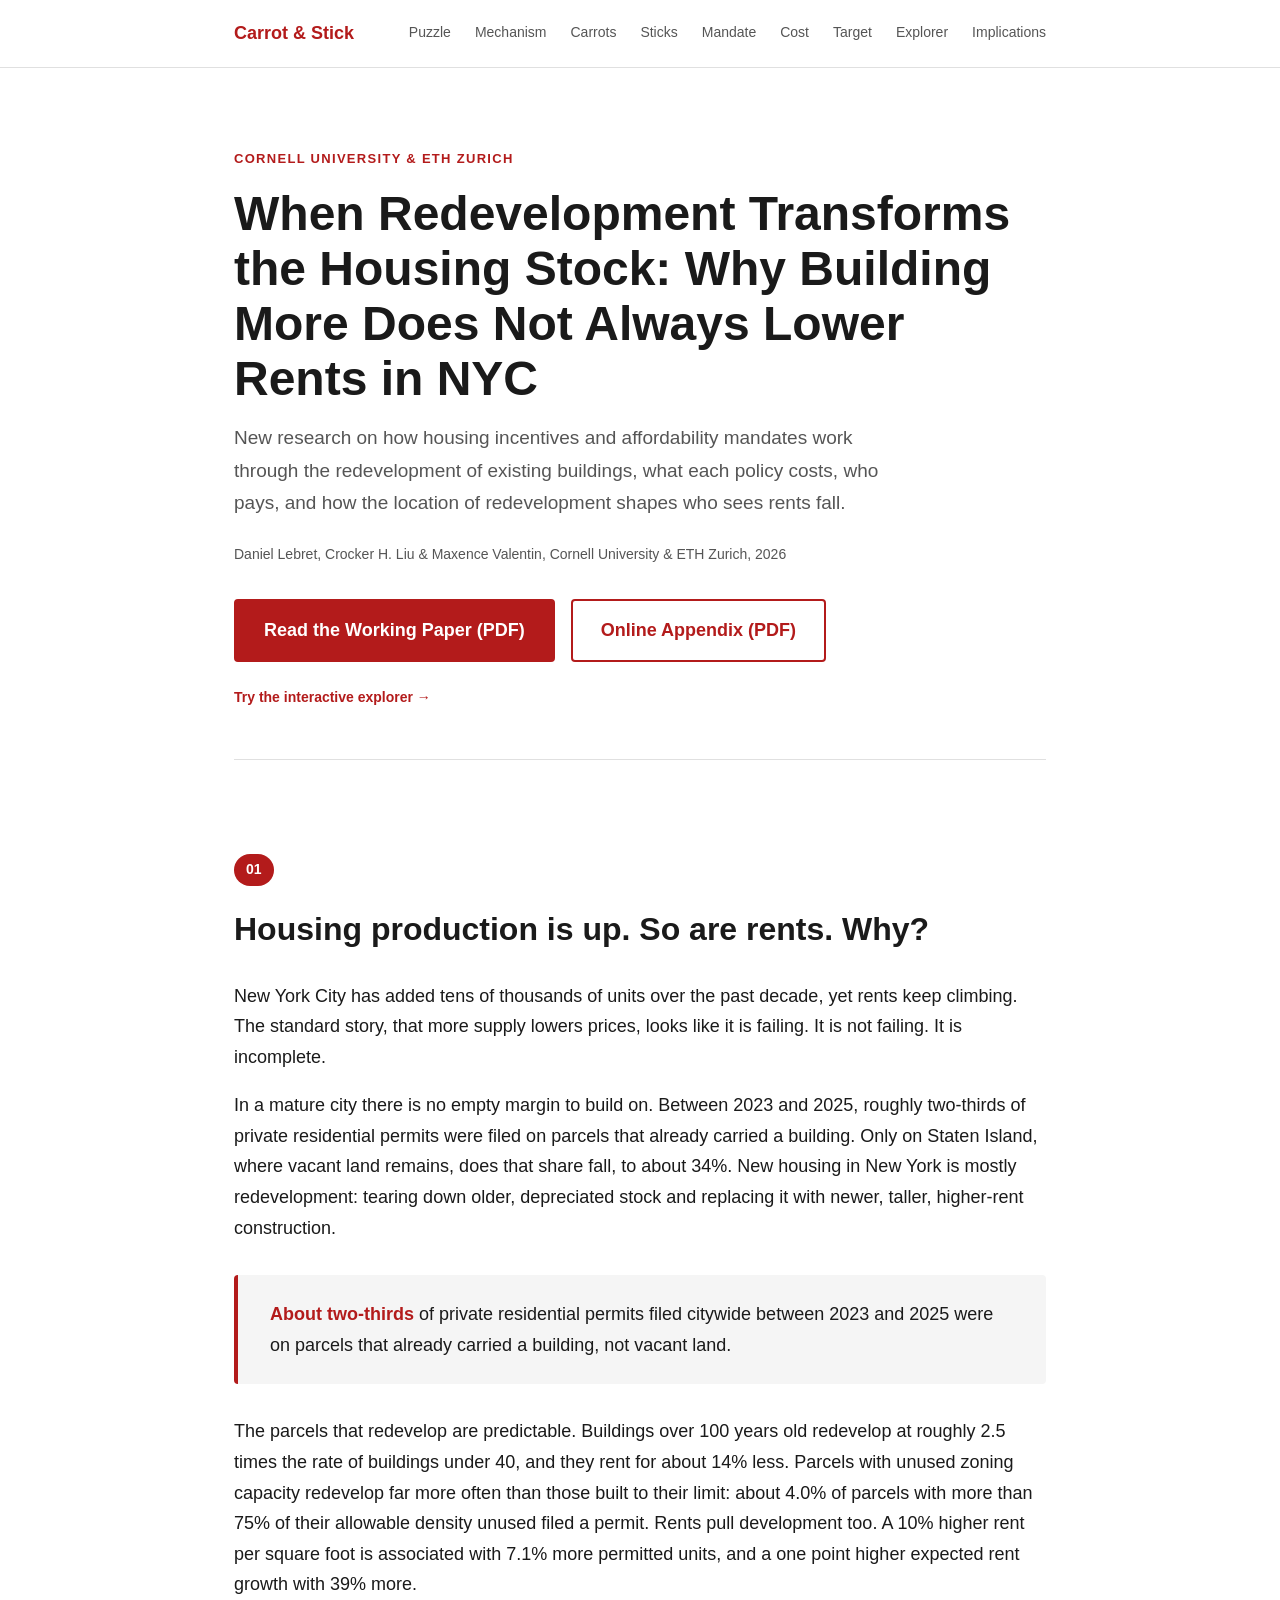
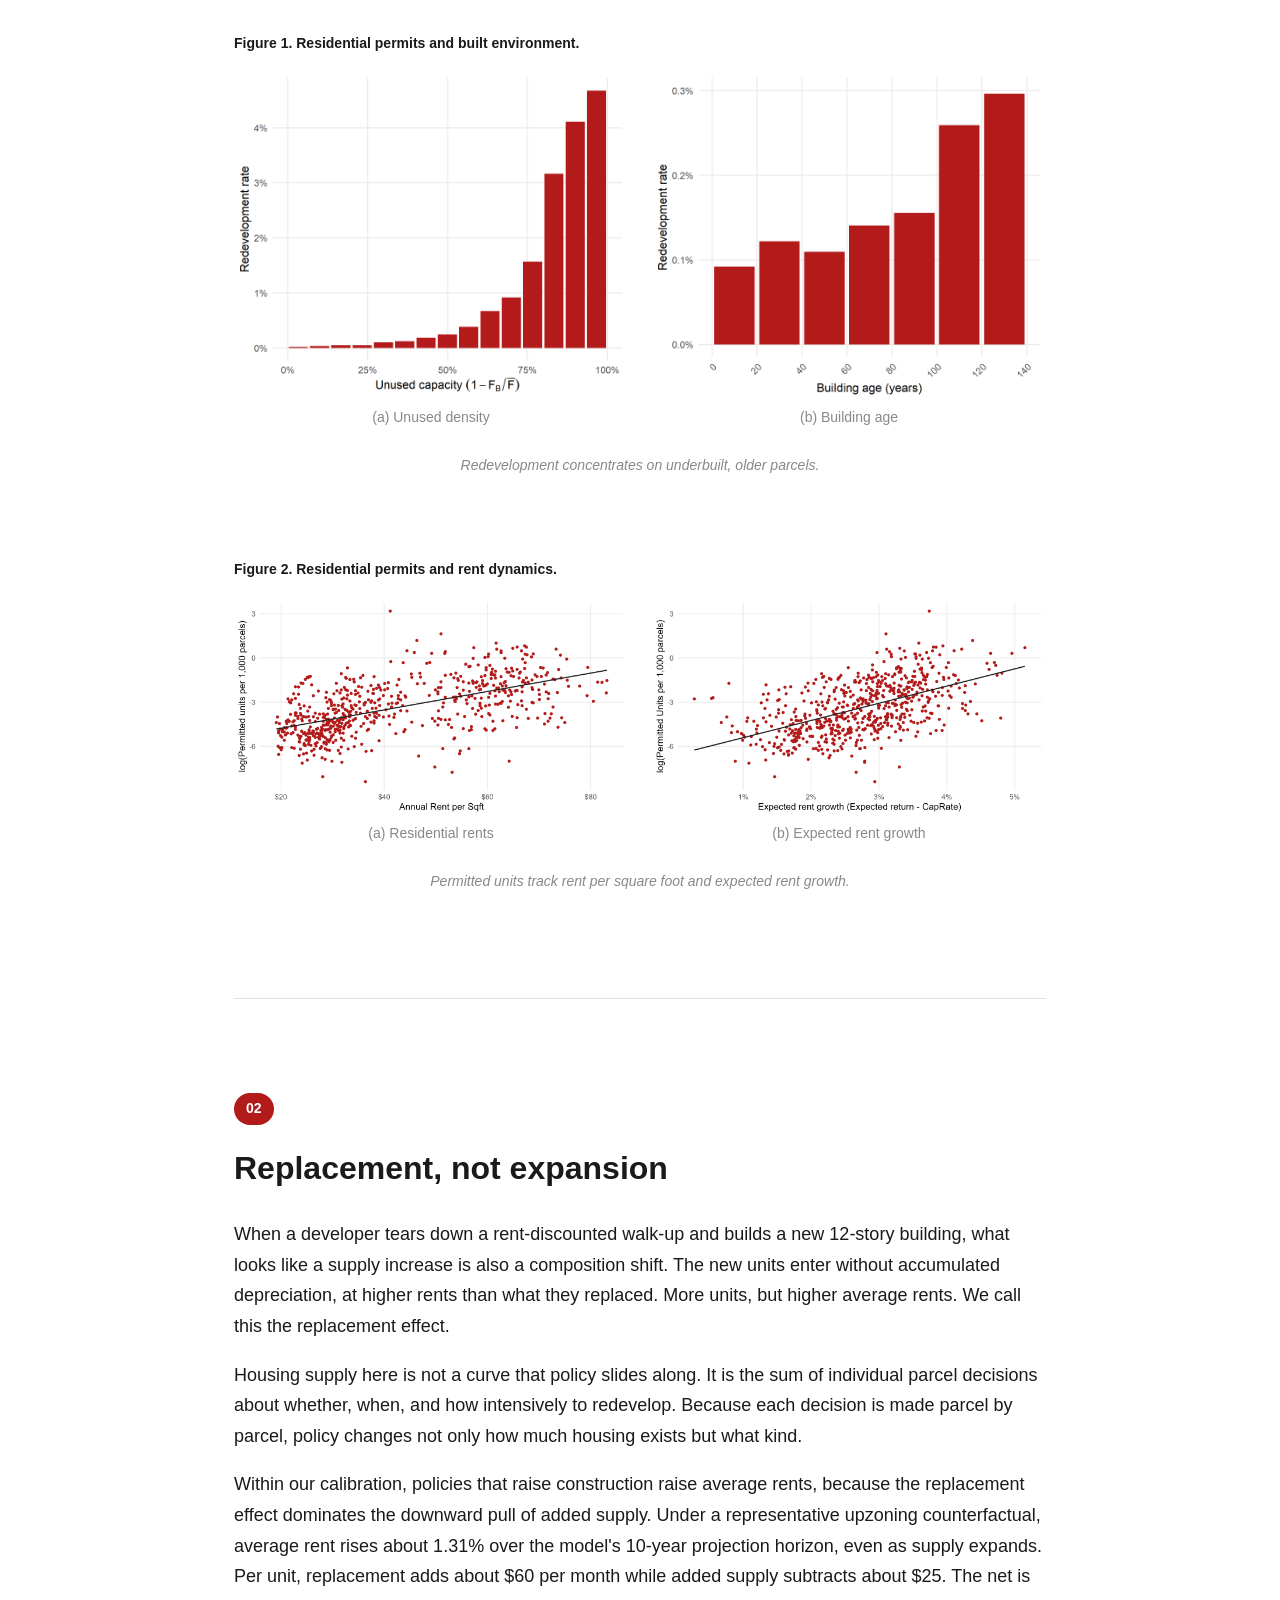
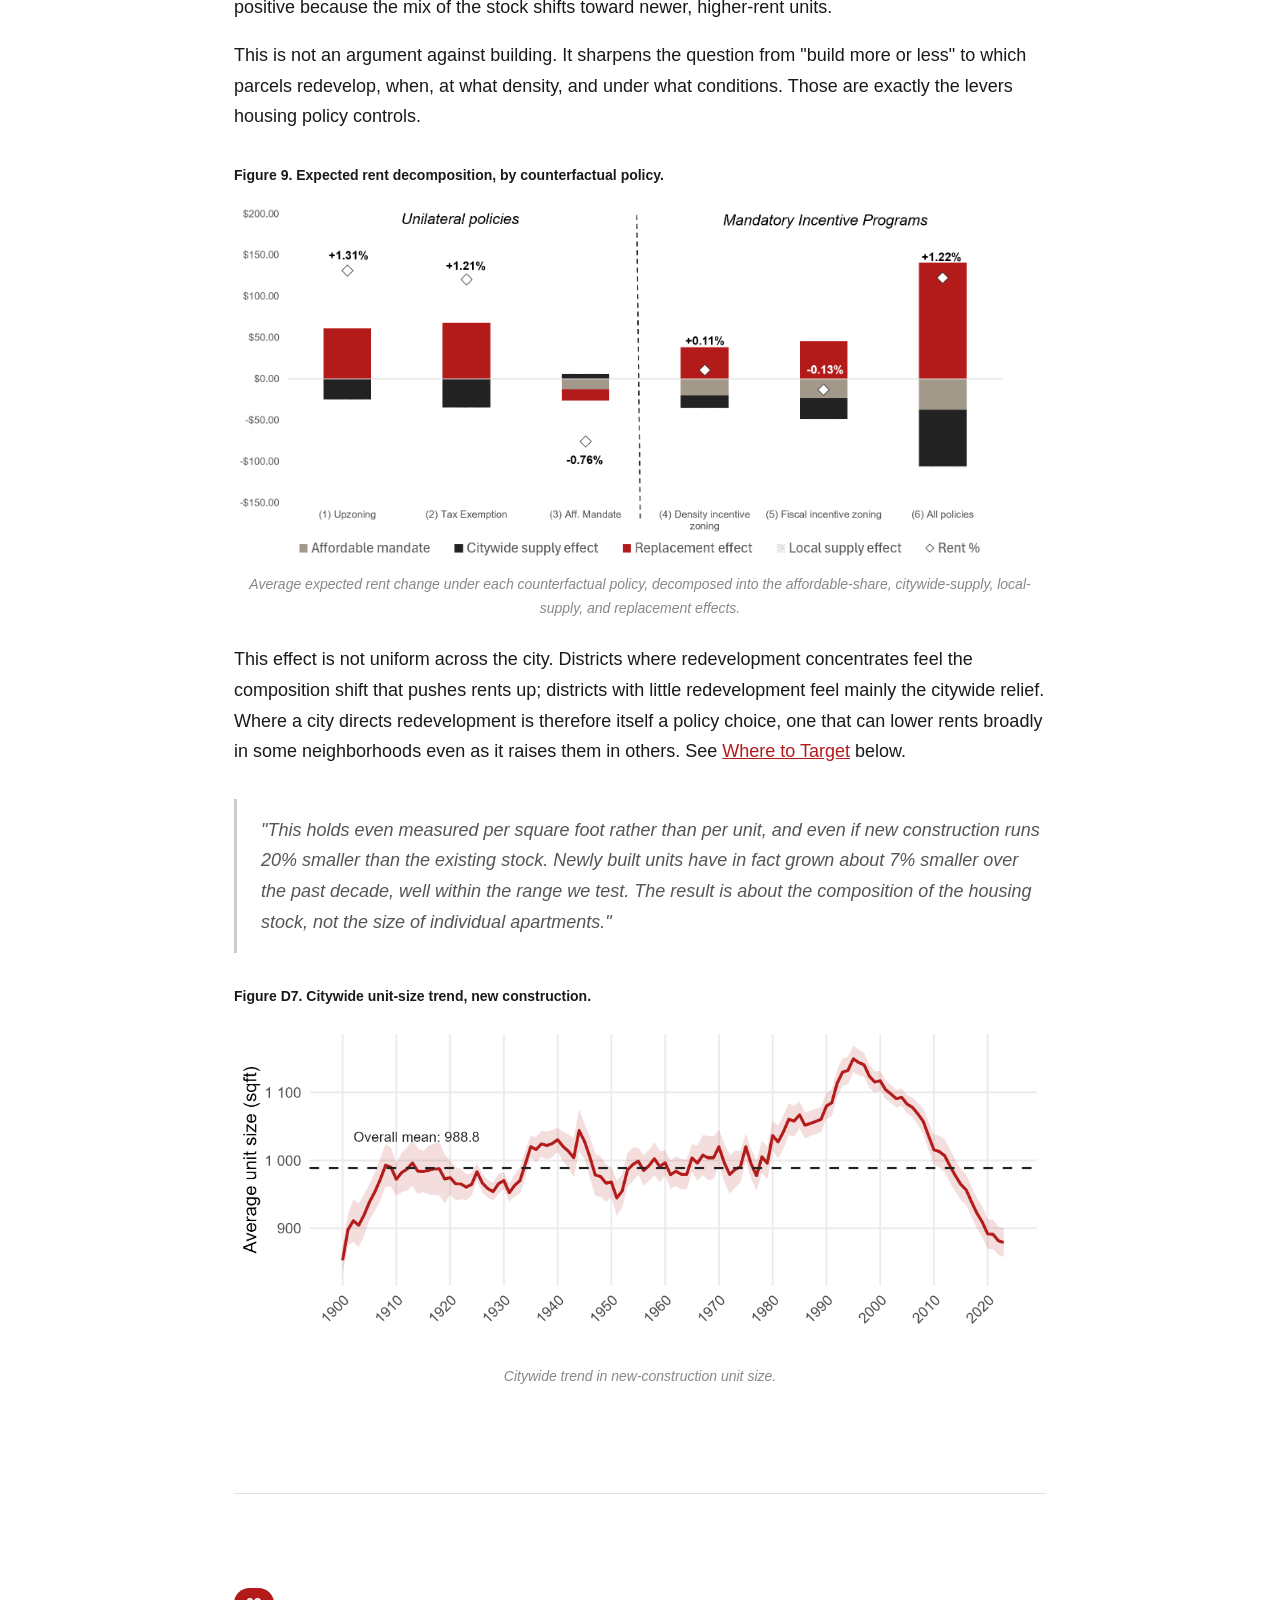
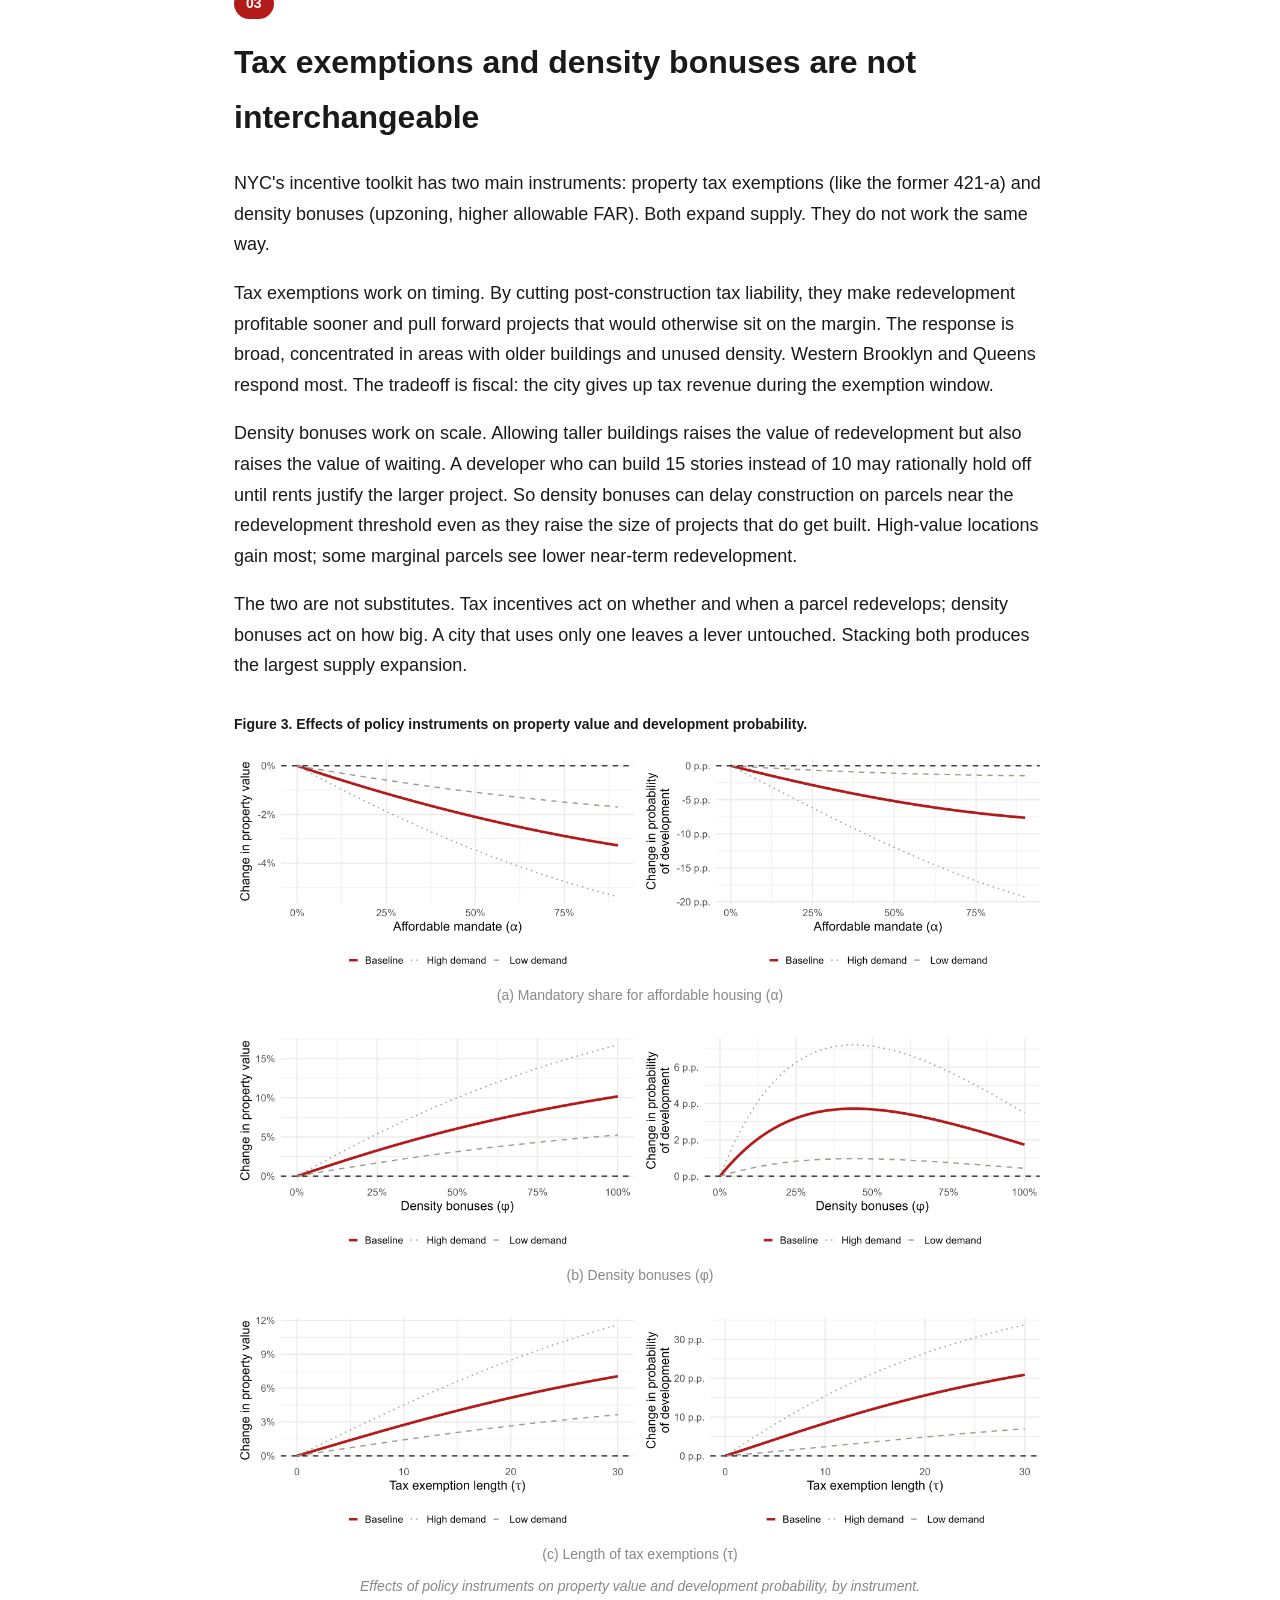
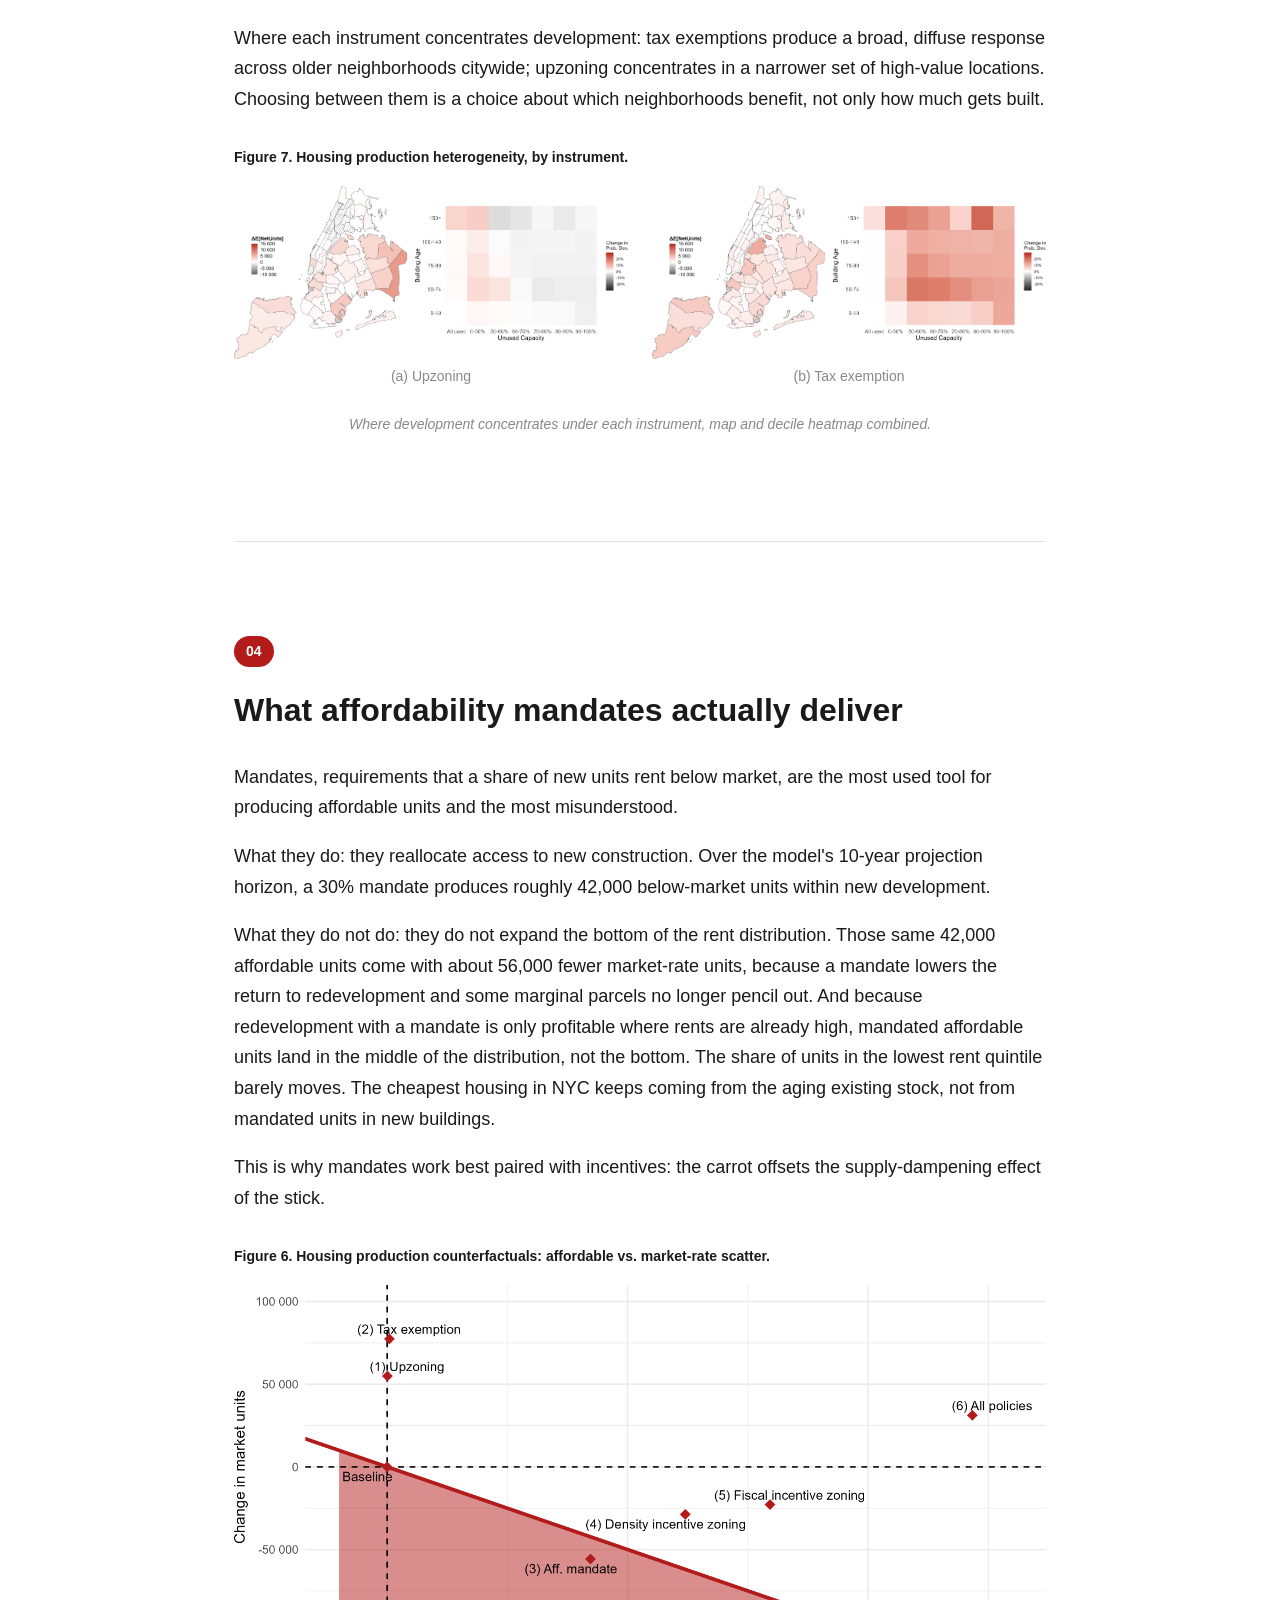
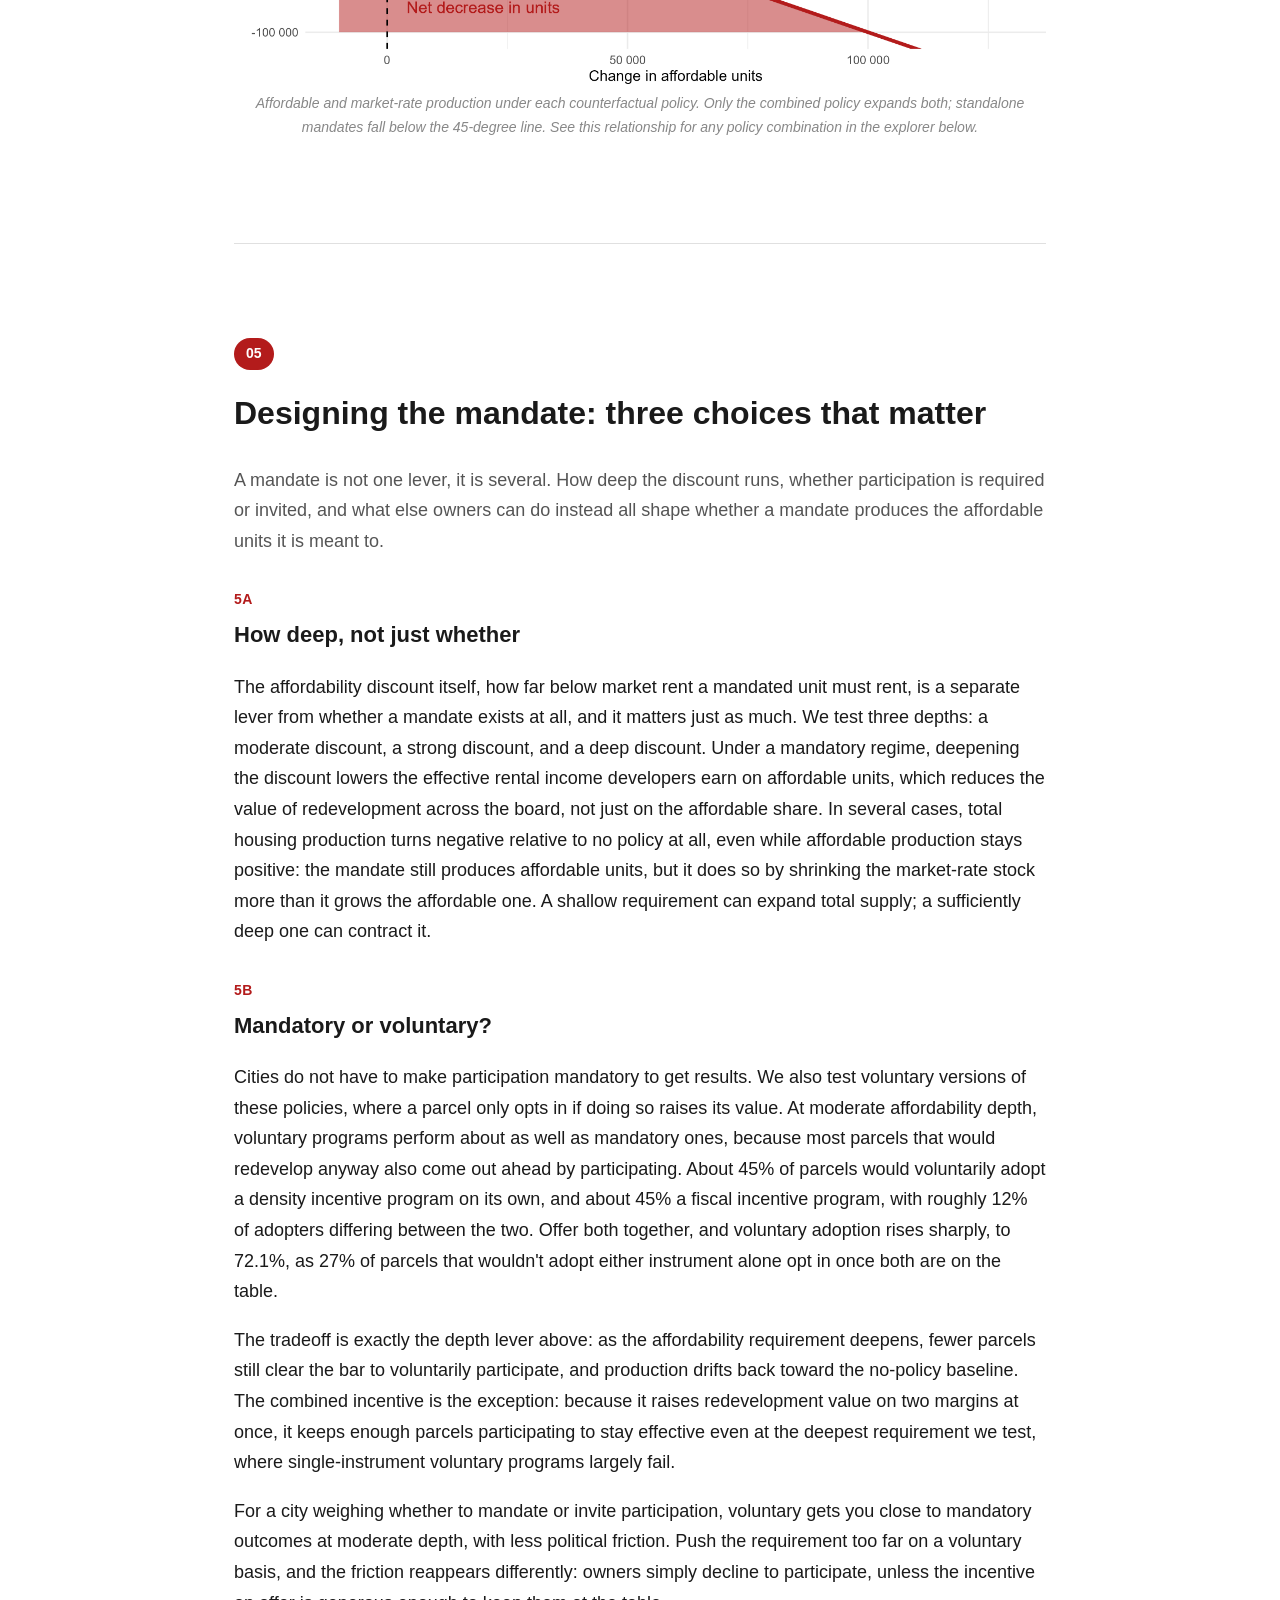
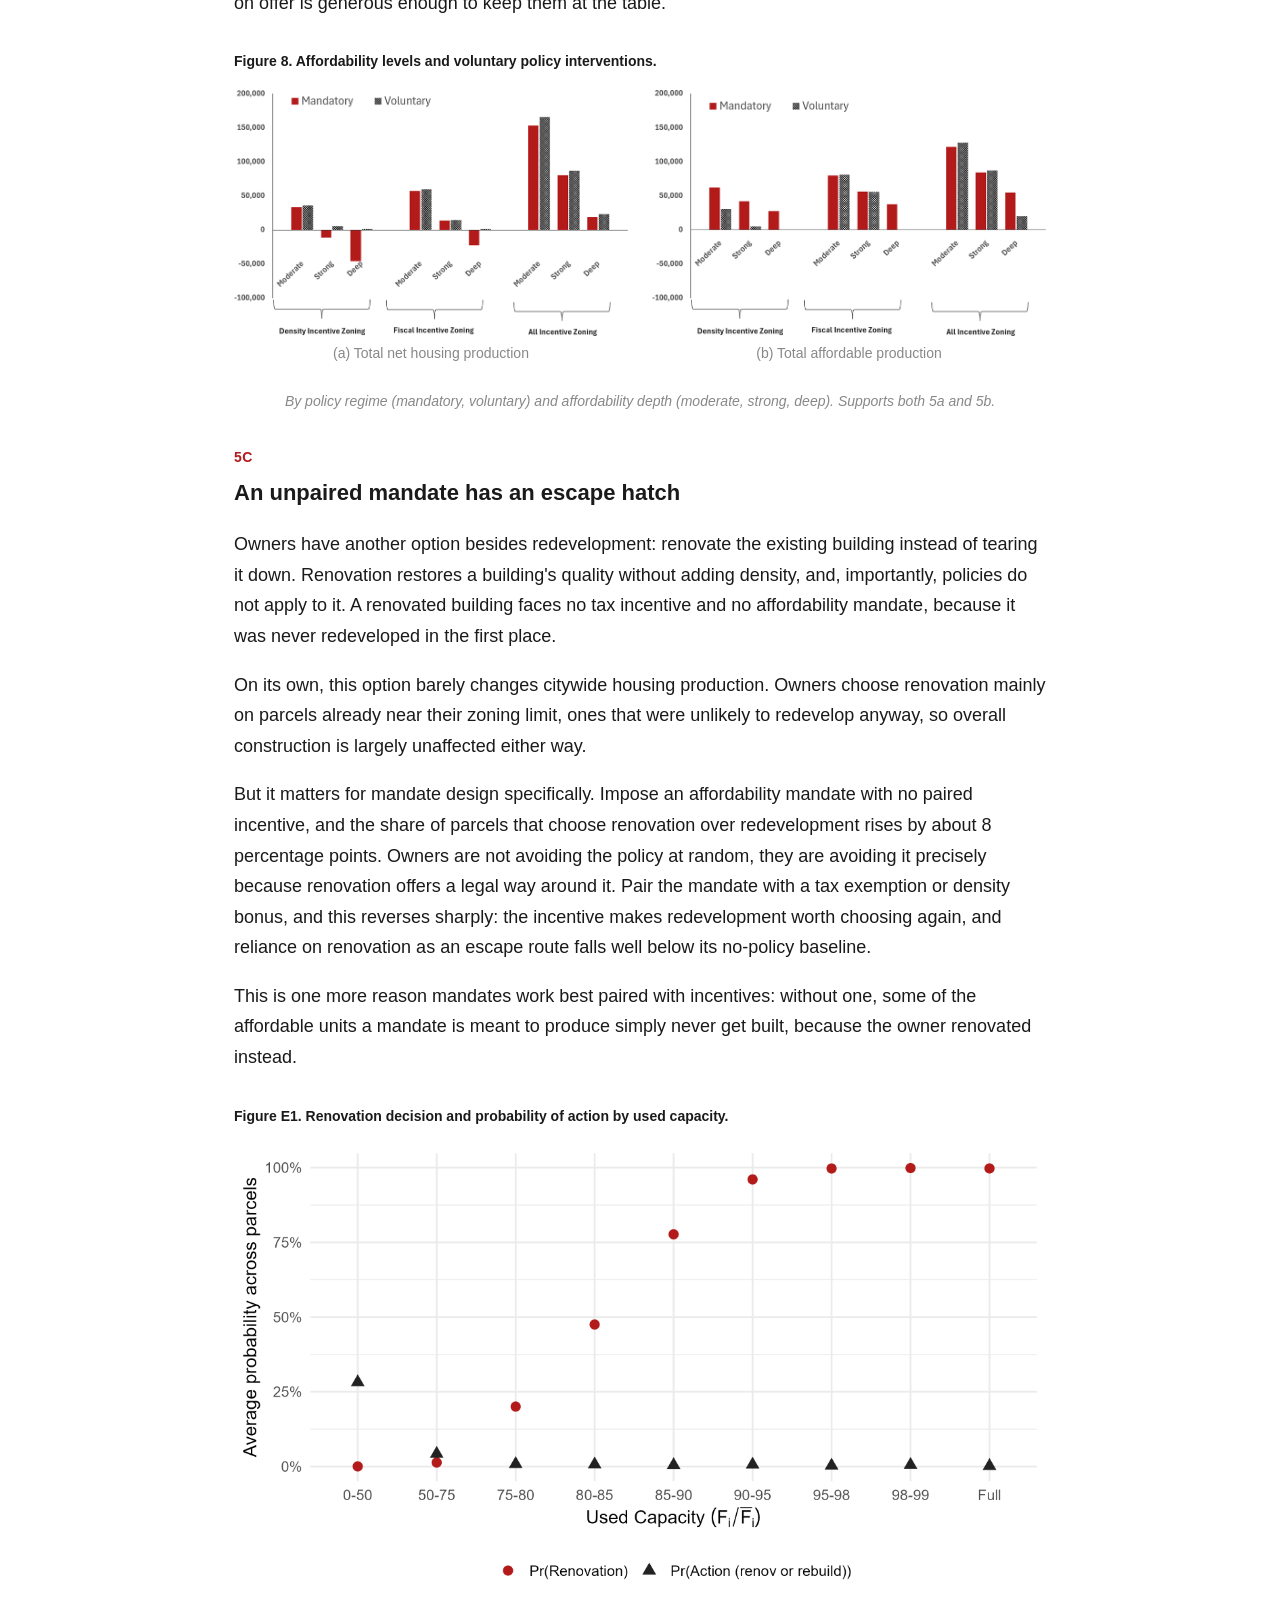
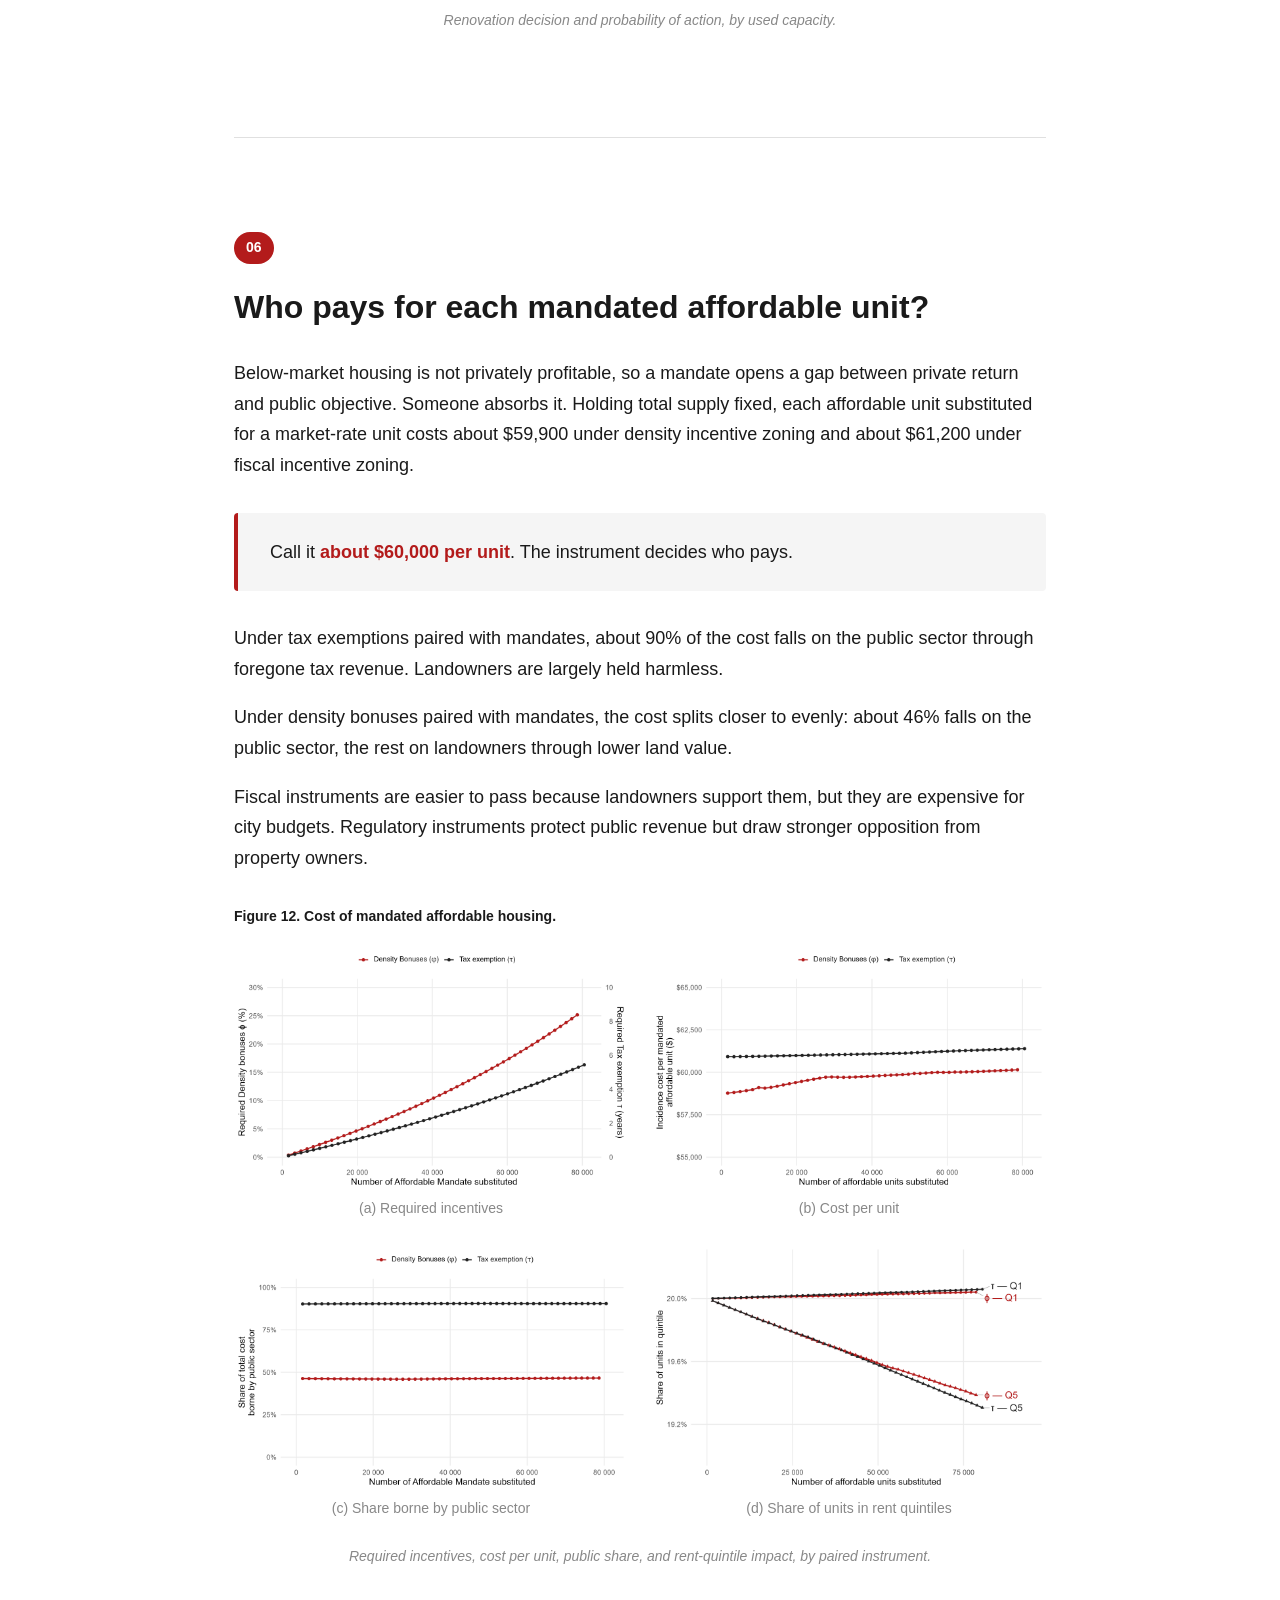
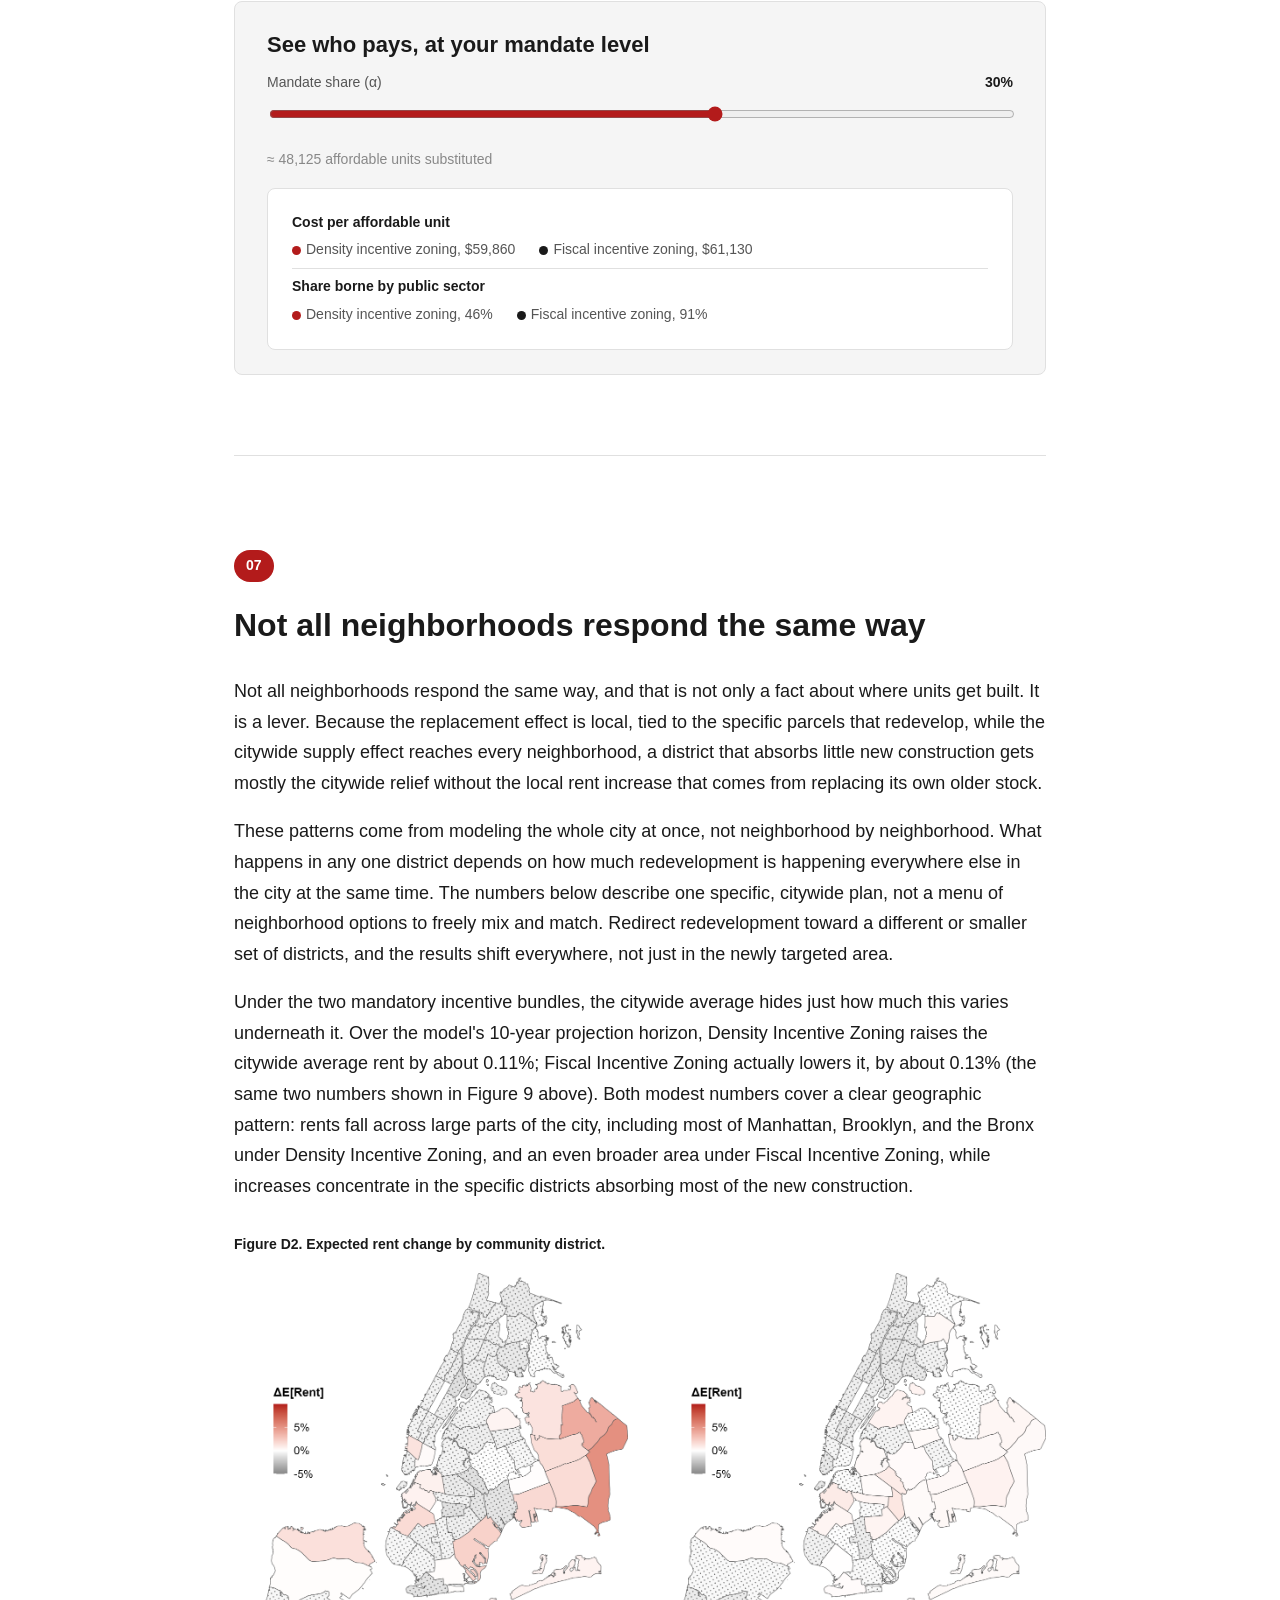
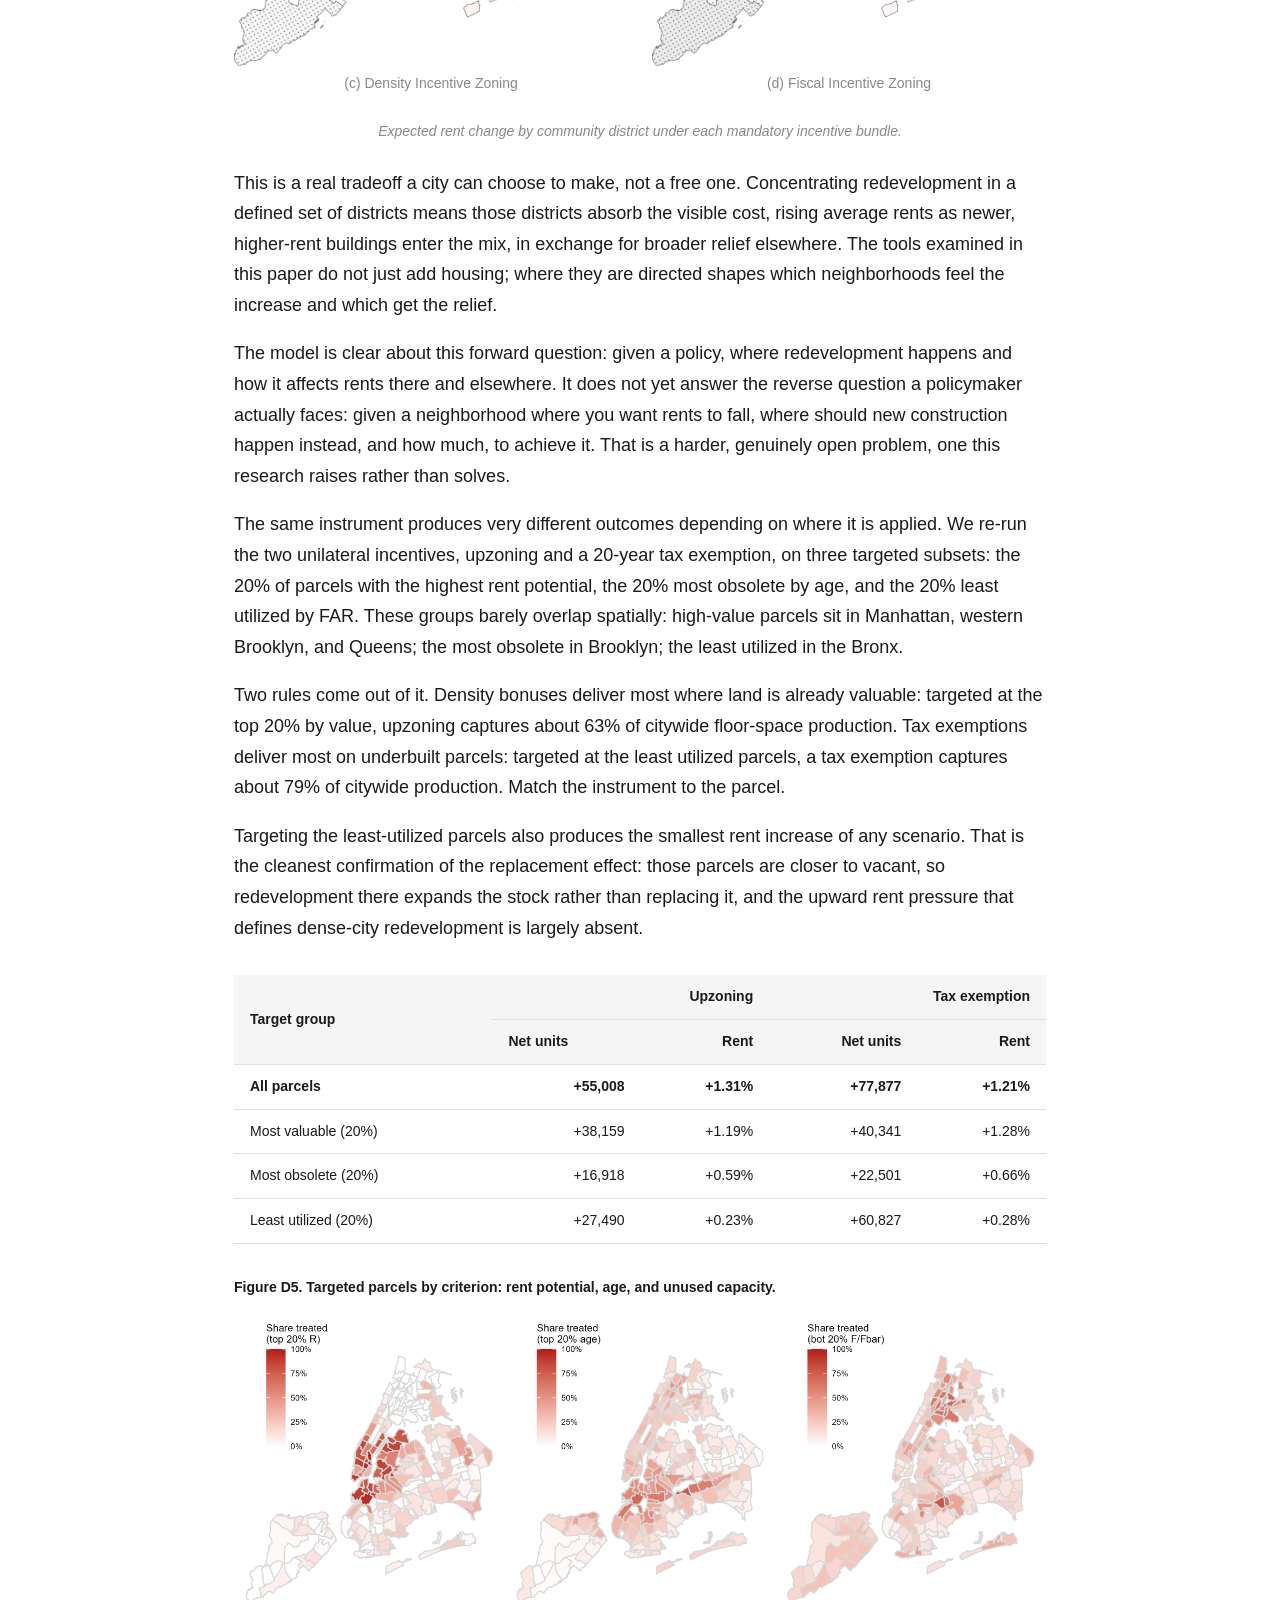
<file: policy/index.html>
<!DOCTYPE html>
<html lang="en">
<head>
<meta charset="UTF-8" />
<meta name="viewport" content="width=device-width, initial-scale=1.0" />
<title>When Redevelopment Transforms the Housing Stock: A Policy Brief</title>
<meta name="description" content="Why building more does not always lower rents in NYC: what tax exemptions, density bonuses, and affordability mandates each cost, who pays, and where to target them." />
<link rel="stylesheet" href="styles.css" />
<!-- Umami analytics. Same property as the academic site; custom events here
     are prefixed "policy_" (academic uses "academic_") since this property
     is shared across the academic, developer, and policy sites. -->
<script defer src="https://cloud.umami.is/script.js" data-website-id="394d1bdc-4a93-44ba-962a-d291e82db58c"></script>
<script>
  // Defined in <head>, ahead of any <img> in the body, so it exists before a
  // same-origin 404 on a figure can fire onerror. Same pattern as the
  // academic site: the wrapping div is a plain .figure-media box by default
  // (no border, no background) so a loaded image renders edge to edge; on
  // failure this adds .figure-placeholder (base.css: dashed border, gray
  // fill, min-height) and swaps the image for a centered text label. Every
  // figure this site references already exists in resources/figures/ as of
  // this build, so this is defensive, not currently load-bearing.
  function handleFigureImgError(img) {
    var wrapper = img.parentElement;
    if (wrapper) wrapper.classList.add("figure-placeholder");
    var span = document.createElement("span");
    span.textContent = img.alt;
    img.replaceWith(span);
  }
</script>
</head>
<body>

<header class="site-header">
  <div class="nav-container">
    <a class="brand" href="#top">Carrot &amp; Stick</a>
    <button class="nav-toggle" aria-label="Toggle navigation" aria-expanded="false">
      <span></span><span></span><span></span>
    </button>
    <nav class="nav-links">
      <a href="#puzzle">Puzzle</a>
      <a href="#mechanism">Mechanism</a>
      <a href="#carrots">Carrots</a>
      <a href="#sticks">Sticks</a>
      <a href="#mandate-design">Mandate</a>
      <a href="#cost">Cost</a>
      <a href="#target">Target</a>
      <a href="#explorer">Explorer</a>
      <a href="#implications">Implications</a>
    </nav>
  </div>
</header>

<main id="top">

  <!-- ============================== HERO ============================== -->
  <section class="hero">
    <p class="eyebrow">Cornell University &amp; ETH Zurich</p>
    <h1>When Redevelopment Transforms the Housing Stock: Why Building More Does Not Always Lower Rents in NYC</h1>
    <p class="subtitle">
      New research on how housing incentives and affordability mandates work
      through the redevelopment of existing buildings, what each policy
      costs, who pays, and how the location of redevelopment shapes who
      sees rents fall.
    </p>
    <p class="byline">Daniel Lebret, Crocker H. Liu &amp; Maxence Valentin, Cornell University &amp; ETH Zurich, 2026</p>
    <div class="hero-actions">
      <a class="button button-primary" href="../resources/papers/Carrot_and_Stick_Policy.pdf" target="_blank" rel="noopener" data-umami-event="policy_download_working_paper">Read the Working Paper (PDF)</a>
      <a class="button button-secondary" href="../resources/papers/Carrot_and_Stick_Policy.pdf#page=61" target="_blank" rel="noopener" data-umami-event="policy_download_appendix">Online Appendix (PDF)</a>
    </div>
    <a class="hero-jump-link" href="#explorer" data-umami-event="policy_hero_jump_explorer">Try the interactive explorer &rarr;</a>
  </section>

  <!-- ============================== 01 THE PUZZLE ============================== -->
  <section id="puzzle">
    <p class="section-badge">01</p>
    <h2>Housing production is up. So are rents. Why?</h2>

    <p>
      New York City has added tens of thousands of units over the past
      decade, yet rents keep climbing. The standard story, that more supply
      lowers prices, looks like it is failing. It is not failing. It is
      incomplete.
    </p>

    <p>
      In a mature city there is no empty margin to build on. Between 2023
      and 2025, roughly two-thirds of private residential permits were
      filed on parcels that already carried a building. Only on Staten
      Island, where vacant land remains, does that share fall, to about
      34%. New housing in New York is mostly redevelopment: tearing down
      older, depreciated stock and replacing it with newer, taller,
      higher-rent construction.
    </p>

    <div class="key-finding">
      <p>
        <strong>About two-thirds</strong> of private residential permits
        filed citywide between 2023 and 2025 were on parcels that already
        carried a building, not vacant land.
      </p>
    </div>

    <p>
      The parcels that redevelop are predictable. Buildings over 100 years
      old redevelop at roughly 2.5 times the rate of buildings under 40,
      and they rent for about 14% less. Parcels with unused zoning
      capacity redevelop far more often than those built to their limit:
      about 4.0% of parcels with more than 75% of their allowable density
      unused filed a permit. Rents pull development too. A 10% higher rent
      per square foot is associated with 7.1% more permitted units, and a
      one point higher expected rent growth with 39% more.
    </p>

    <div class="figure-block">
      <p class="figure-group-title">Figure 1. Residential permits and built environment.</p>
      <div class="figure-grid">
        <figure class="figure-sub">
          <div class="figure-media">
            <img src="../resources/figures/figure-01a-permits-unused-density.png" alt="Figure 1a. Redevelopment by unused zoning capacity." onerror="handleFigureImgError(this)" />
          </div>
          <figcaption>(a) Unused density</figcaption>
        </figure>
        <figure class="figure-sub">
          <div class="figure-media">
            <img src="../resources/figures/figure-01b-permits-building-age.png" alt="Figure 1b. Redevelopment by building age." onerror="handleFigureImgError(this)" />
          </div>
          <figcaption>(b) Building age</figcaption>
        </figure>
      </div>
      <p class="figure-caption">Redevelopment concentrates on underbuilt, older parcels.</p>
    </div>

    <div class="figure-block">
      <p class="figure-group-title">Figure 2. Residential permits and rent dynamics.</p>
      <div class="figure-grid">
        <figure class="figure-sub">
          <div class="figure-media">
            <img src="../resources/figures/figure-02a-rent-vs-permits.png" alt="Figure 2a. Permitted units and residential rents." onerror="handleFigureImgError(this)" />
          </div>
          <figcaption>(a) Residential rents</figcaption>
        </figure>
        <figure class="figure-sub">
          <div class="figure-media">
            <img src="../resources/figures/figure-02b-rent-growth-vs-permits.png" alt="Figure 2b. Permitted units and expected rent growth." onerror="handleFigureImgError(this)" />
          </div>
          <figcaption>(b) Expected rent growth</figcaption>
        </figure>
      </div>
      <p class="figure-caption">Permitted units track rent per square foot and expected rent growth.</p>
    </div>
  </section>

  <!-- ============================== 02 THE MECHANISM ============================== -->
  <section id="mechanism">
    <p class="section-badge">02</p>
    <h2>Replacement, not expansion</h2>

    <p>
      When a developer tears down a rent-discounted walk-up and builds a
      new 12-story building, what looks like a supply increase is also a
      composition shift. The new units enter without accumulated
      depreciation, at higher rents than what they replaced. More units,
      but higher average rents. We call this the replacement effect.
    </p>

    <p>
      Housing supply here is not a curve that policy slides along. It is
      the sum of individual parcel decisions about whether, when, and how
      intensively to redevelop. Because each decision is made parcel by
      parcel, policy changes not only how much housing exists but what
      kind.
    </p>

    <p>
      Within our calibration, policies that raise construction raise
      average rents, because the replacement effect dominates the downward
      pull of added supply. Under a representative upzoning
      counterfactual, average rent rises about 1.31% over the model's
      10-year projection horizon, even as supply expands. Per unit,
      replacement adds about $60 per month while added supply subtracts
      about $25. The net is positive because the mix of the stock shifts
      toward newer, higher-rent units.
    </p>

    <p>
      This is not an argument against building. It sharpens the question
      from "build more or less" to which parcels redevelop, when, at what
      density, and under what conditions. Those are exactly the levers
      housing policy controls.
    </p>

    <div class="figure-block">
      <p class="figure-group-title">Figure 9. Expected rent decomposition, by counterfactual policy.</p>
      <div class="figure-media">
        <img src="../resources/figures/figure-09-rent-decomposition.png" alt="Figure 9. Expected rent decomposition, by counterfactual policy." onerror="handleFigureImgError(this)" />
      </div>
      <p class="figure-caption">
        Average expected rent change under each counterfactual policy,
        decomposed into the affordable-share, citywide-supply, local-supply,
        and replacement effects.
      </p>
    </div>

    <p>
      This effect is not uniform across the city. Districts where
      redevelopment concentrates feel the composition shift that pushes
      rents up; districts with little redevelopment feel mainly the
      citywide relief. Where a city directs redevelopment is therefore
      itself a policy choice, one that can lower rents broadly in some
      neighborhoods even as it raises them in others. See
      <a href="#target">Where to Target</a> below.
    </p>

    <div class="quote-block">
      <p>
        "This holds even measured per square foot rather than per unit, and
        even if new construction runs 20% smaller than the existing stock.
        Newly built units have in fact grown about 7% smaller over the past
        decade, well within the range we test. The result is about the
        composition of the housing stock, not the size of individual
        apartments."
      </p>
    </div>

    <div class="figure-block">
      <p class="figure-group-title">Figure D7. Citywide unit-size trend, new construction.</p>
      <div class="figure-media">
        <img src="../resources/figures/figure-d7-unit-size-trend.png" alt="Figure D7. Citywide unit-size trend, new construction." onerror="handleFigureImgError(this)" />
      </div>
      <p class="figure-caption">Citywide trend in new-construction unit size.</p>
    </div>
  </section>

  <!-- ============================== 03 CARROTS ============================== -->
  <section id="carrots">
    <p class="section-badge">03</p>
    <h2>Tax exemptions and density bonuses are not interchangeable</h2>

    <p>
      NYC's incentive toolkit has two main instruments: property tax
      exemptions (like the former 421-a) and density bonuses (upzoning,
      higher allowable FAR). Both expand supply. They do not work the same
      way.
    </p>

    <p>
      Tax exemptions work on timing. By cutting post-construction tax
      liability, they make redevelopment profitable sooner and pull
      forward projects that would otherwise sit on the margin. The
      response is broad, concentrated in areas with older buildings and
      unused density. Western Brooklyn and Queens respond most. The
      tradeoff is fiscal: the city gives up tax revenue during the
      exemption window.
    </p>

    <p>
      Density bonuses work on scale. Allowing taller buildings raises the
      value of redevelopment but also raises the value of waiting. A
      developer who can build 15 stories instead of 10 may rationally hold
      off until rents justify the larger project. So density bonuses can
      delay construction on parcels near the redevelopment threshold even
      as they raise the size of projects that do get built. High-value
      locations gain most; some marginal parcels see lower near-term
      redevelopment.
    </p>

    <p>
      The two are not substitutes. Tax incentives act on whether and when
      a parcel redevelops; density bonuses act on how big. A city that
      uses only one leaves a lever untouched. Stacking both produces the
      largest supply expansion.
    </p>

    <div class="figure-block">
      <p class="figure-group-title">Figure 3. Effects of policy instruments on property value and development probability.</p>
      <div class="figure-stack">
        <figure class="figure-sub">
          <div class="figure-media">
            <img src="../resources/figures/figure-03a-policy-instrument-alpha.png" alt="Figure 3a. Mandatory share for affordable housing, alpha." onerror="handleFigureImgError(this)" />
          </div>
          <figcaption>(a) Mandatory share for affordable housing (&alpha;)</figcaption>
        </figure>
        <figure class="figure-sub">
          <div class="figure-media">
            <img src="../resources/figures/figure-03b-policy-instrument-phi.png" alt="Figure 3b. Density bonuses, phi." onerror="handleFigureImgError(this)" />
          </div>
          <figcaption>(b) Density bonuses (&phi;)</figcaption>
        </figure>
        <figure class="figure-sub">
          <div class="figure-media">
            <img src="../resources/figures/figure-03c-policy-instrument-tau.png" alt="Figure 3c. Length of tax exemptions, tau." onerror="handleFigureImgError(this)" />
          </div>
          <figcaption>(c) Length of tax exemptions (&tau;)</figcaption>
        </figure>
      </div>
      <p class="figure-caption">Effects of policy instruments on property value and development probability, by instrument.</p>
    </div>

    <p>
      Where each instrument concentrates development: tax exemptions
      produce a broad, diffuse response across older neighborhoods
      citywide; upzoning concentrates in a narrower set of high-value
      locations. Choosing between them is a choice about which
      neighborhoods benefit, not only how much gets built.
    </p>

    <div class="figure-block">
      <p class="figure-group-title">Figure 7. Housing production heterogeneity, by instrument.</p>
      <div class="figure-grid">
        <figure class="figure-sub">
          <div class="figure-media">
            <img src="../resources/figures/figure-07a-upzoning.png" alt="Figure 7a. Housing production heterogeneity, upzoning." onerror="handleFigureImgError(this)" />
          </div>
          <figcaption>(a) Upzoning</figcaption>
        </figure>
        <figure class="figure-sub">
          <div class="figure-media">
            <img src="../resources/figures/figure-07b-tax-exemption.png" alt="Figure 7b. Housing production heterogeneity, tax exemption." onerror="handleFigureImgError(this)" />
          </div>
          <figcaption>(b) Tax exemption</figcaption>
        </figure>
      </div>
      <p class="figure-caption">Where development concentrates under each instrument, map and decile heatmap combined.</p>
    </div>
  </section>

  <!-- ============================== 04 STICKS ============================== -->
  <section id="sticks">
    <p class="section-badge">04</p>
    <h2>What affordability mandates actually deliver</h2>

    <p>
      Mandates, requirements that a share of new units rent below market,
      are the most used tool for producing affordable units and the most
      misunderstood.
    </p>

    <p>
      What they do: they reallocate access to new construction. Over the
      model's 10-year projection horizon, a 30% mandate produces roughly
      42,000 below-market units within new development.
    </p>

    <p>
      What they do not do: they do not expand the bottom of the rent
      distribution. Those same 42,000 affordable units come with about
      56,000 fewer market-rate units, because a mandate lowers the return
      to redevelopment and some marginal parcels no longer pencil out. And
      because redevelopment with a mandate is only profitable where rents
      are already high, mandated affordable units land in the middle of
      the distribution, not the bottom. The share of units in the lowest
      rent quintile barely moves. The cheapest housing in NYC keeps coming
      from the aging existing stock, not from mandated units in new
      buildings.
    </p>

    <p>
      This is why mandates work best paired with incentives: the carrot
      offsets the supply-dampening effect of the stick.
    </p>

    <div class="figure-block">
      <p class="figure-group-title">Figure 6. Housing production counterfactuals: affordable vs. market-rate scatter.</p>
      <div class="figure-media">
        <img src="../resources/figures/figure-06-production-counterfactuals.png" alt="Figure 6. Housing production counterfactuals: affordable vs. market-rate scatter." onerror="handleFigureImgError(this)" />
      </div>
      <p class="figure-caption">
        Affordable and market-rate production under each counterfactual
        policy. Only the combined policy expands both; standalone mandates
        fall below the 45-degree line. See this relationship for any policy
        combination in the explorer below.
      </p>
    </div>
  </section>

  <!-- ============================== 05 DESIGNING THE MANDATE ============================== -->
  <section id="mandate-design">
    <p class="section-badge">05</p>
    <h2>Designing the mandate: three choices that matter</h2>
    <p class="section-intro">
      A mandate is not one lever, it is several. How deep the discount
      runs, whether participation is required or invited, and what else
      owners can do instead all shape whether a mandate produces the
      affordable units it is meant to.
    </p>

    <div class="subsection">
      <p class="subsection-badge">5a</p>
      <h3>How deep, not just whether</h3>
      <p>
        The affordability discount itself, how far below market rent a
        mandated unit must rent, is a separate lever from whether a
        mandate exists at all, and it matters just as much. We test three
        depths: a moderate discount, a strong discount, and a deep
        discount. Under a mandatory regime, deepening the discount lowers
        the effective rental income developers earn on affordable units,
        which reduces the value of redevelopment across the board, not
        just on the affordable share. In several cases, total housing
        production turns negative relative to no policy at all, even while
        affordable production stays positive: the mandate still produces
        affordable units, but it does so by shrinking the market-rate
        stock more than it grows the affordable one. A shallow requirement
        can expand total supply; a sufficiently deep one can contract it.
      </p>
    </div>

    <div class="subsection">
      <p class="subsection-badge">5b</p>
      <h3>Mandatory or voluntary?</h3>
      <p>
        Cities do not have to make participation mandatory to get results.
        We also test voluntary versions of these policies, where a parcel
        only opts in if doing so raises its value. At moderate
        affordability depth, voluntary programs perform about as well as
        mandatory ones, because most parcels that would redevelop anyway
        also come out ahead by participating. About 45% of parcels would
        voluntarily adopt a density incentive program on its own, and
        about 45% a fiscal incentive program, with roughly 12% of adopters
        differing between the two. Offer both together, and voluntary
        adoption rises sharply, to 72.1%, as 27% of parcels that wouldn't
        adopt either instrument alone opt in once both are on the table.
      </p>
      <p>
        The tradeoff is exactly the depth lever above: as the
        affordability requirement deepens, fewer parcels still clear the
        bar to voluntarily participate, and production drifts back toward
        the no-policy baseline. The combined incentive is the exception:
        because it raises redevelopment value on two margins at once, it
        keeps enough parcels participating to stay effective even at the
        deepest requirement we test, where single-instrument voluntary
        programs largely fail.
      </p>
      <p>
        For a city weighing whether to mandate or invite participation,
        voluntary gets you close to mandatory outcomes at moderate depth,
        with less political friction. Push the requirement too far on a
        voluntary basis, and the friction reappears differently: owners
        simply decline to participate, unless the incentive on offer is
        generous enough to keep them at the table.
      </p>
    </div>

    <div class="figure-block">
      <p class="figure-group-title">Figure 8. Affordability levels and voluntary policy interventions.</p>
      <div class="figure-grid">
        <figure class="figure-sub">
          <div class="figure-media">
            <img src="../resources/figures/figure-08a-affordability-levels-total.png" alt="Figure 8a. Total net housing production, by policy regime and affordability depth." onerror="handleFigureImgError(this)" />
          </div>
          <figcaption>(a) Total net housing production</figcaption>
        </figure>
        <figure class="figure-sub">
          <div class="figure-media">
            <img src="../resources/figures/figure-08b-affordability-levels-affordable.png" alt="Figure 8b. Total affordable production, by policy regime and affordability depth." onerror="handleFigureImgError(this)" />
          </div>
          <figcaption>(b) Total affordable production</figcaption>
        </figure>
      </div>
      <p class="figure-caption">
        By policy regime (mandatory, voluntary) and affordability depth
        (moderate, strong, deep). Supports both 5a and 5b.
      </p>
    </div>

    <div class="subsection">
      <p class="subsection-badge">5c</p>
      <h3>An unpaired mandate has an escape hatch</h3>
      <p>
        Owners have another option besides redevelopment: renovate the
        existing building instead of tearing it down. Renovation restores
        a building's quality without adding density, and, importantly,
        policies do not apply to it. A renovated building faces no tax
        incentive and no affordability mandate, because it was never
        redeveloped in the first place.
      </p>
      <p>
        On its own, this option barely changes citywide housing
        production. Owners choose renovation mainly on parcels already
        near their zoning limit, ones that were unlikely to redevelop
        anyway, so overall construction is largely unaffected either way.
      </p>
      <p>
        But it matters for mandate design specifically. Impose an
        affordability mandate with no paired incentive, and the share of
        parcels that choose renovation over redevelopment rises by about 8
        percentage points. Owners are not avoiding the policy at random,
        they are avoiding it precisely because renovation offers a legal
        way around it. Pair the mandate with a tax exemption or density
        bonus, and this reverses sharply: the incentive makes
        redevelopment worth choosing again, and reliance on renovation as
        an escape route falls well below its no-policy baseline.
      </p>
      <p>
        This is one more reason mandates work best paired with incentives:
        without one, some of the affordable units a mandate is meant to
        produce simply never get built, because the owner renovated
        instead.
      </p>
      <div class="figure-block">
        <p class="figure-group-title">Figure E1. Renovation decision and probability of action by used capacity.</p>
        <div class="figure-media">
          <img src="../resources/figures/figure-e1-renovation-probability.png" alt="Figure E1. Renovation decision and probability of action by used capacity." onerror="handleFigureImgError(this)" />
        </div>
        <p class="figure-caption">Renovation decision and probability of action, by used capacity.</p>
      </div>
    </div>
  </section>

  <!-- ============================== 06 THE COST ============================== -->
  <section id="cost">
    <p class="section-badge">06</p>
    <h2>Who pays for each mandated affordable unit?</h2>

    <p>
      Below-market housing is not privately profitable, so a mandate opens
      a gap between private return and public objective. Someone absorbs
      it. Holding total supply fixed, each affordable unit substituted for
      a market-rate unit costs about $59,900 under density incentive
      zoning and about $61,200 under fiscal incentive zoning.
    </p>

    <div class="key-finding">
      <p>Call it <strong>about $60,000 per unit</strong>. The instrument decides who pays.</p>
    </div>

    <p>
      Under tax exemptions paired with mandates, about 90% of the cost
      falls on the public sector through foregone tax revenue. Landowners
      are largely held harmless.
    </p>

    <p>
      Under density bonuses paired with mandates, the cost splits closer
      to evenly: about 46% falls on the public sector, the rest on
      landowners through lower land value.
    </p>

    <p>
      Fiscal instruments are easier to pass because landowners support
      them, but they are expensive for city budgets. Regulatory
      instruments protect public revenue but draw stronger opposition from
      property owners.
    </p>

    <div class="figure-block">
      <p class="figure-group-title">Figure 12. Cost of mandated affordable housing.</p>
      <div class="figure-grid">
        <figure class="figure-sub">
          <div class="figure-media">
            <img src="../resources/figures/figure-12a-required-incentives.png" alt="Figure 12a. Required incentives." onerror="handleFigureImgError(this)" />
          </div>
          <figcaption>(a) Required incentives</figcaption>
        </figure>
        <figure class="figure-sub">
          <div class="figure-media">
            <img src="../resources/figures/figure-12b-cost-per-unit.png" alt="Figure 12b. Cost per unit." onerror="handleFigureImgError(this)" />
          </div>
          <figcaption>(b) Cost per unit</figcaption>
        </figure>
        <figure class="figure-sub">
          <div class="figure-media">
            <img src="../resources/figures/figure-12c-public-share.png" alt="Figure 12c. Share borne by public sector." onerror="handleFigureImgError(this)" />
          </div>
          <figcaption>(c) Share borne by public sector</figcaption>
        </figure>
        <figure class="figure-sub" id="figure-12d">
          <div class="figure-media">
            <img src="../resources/figures/figure-12d-rent-quintiles.png" alt="Figure 12d. Share of units in rent quintiles." onerror="handleFigureImgError(this)" />
          </div>
          <figcaption>(d) Share of units in rent quintiles</figcaption>
        </figure>
      </div>
      <p class="figure-caption">Required incentives, cost per unit, public share, and rent-quintile impact, by paired instrument.</p>
    </div>

    <div class="incidence-widget">
      <h3>See who pays, at your mandate level</h3>
      <div class="incidence-slider-row">
        <label for="incidence-alpha">Mandate share (&alpha;)
          <output id="incidence-alpha-out">30%</output>
        </label>
        <input type="range" id="incidence-alpha" min="0" max="50" step="1" value="30" />
      </div>
      <p class="incidence-note">
        <span data-out="units-note">&asymp; 48,125 affordable units substituted</span>
      </p>

      <!-- Reuses the main explorer's dot-legend pattern (resources/explorer/
           explorer.css: .explorer-legend, .dot.affordable = red, .dot.market
           = black), same as the academic site, not rebuilt as separate
           cards. Colors map to density/fiscal here, matching the red/black
           convention already used in the Figure 12 legend above. -->
      <div class="incidence-card">
        <div class="incidence-row">
          <div class="incidence-row-label">Cost per affordable unit</div>
          <div class="explorer-legend">
            <span><span class="dot affordable"></span>Density incentive zoning, <span data-out="cost-density">$59,860</span></span>
            <span><span class="dot market"></span>Fiscal incentive zoning, <span data-out="cost-fiscal">$61,130</span></span>
          </div>
        </div>
        <div class="incidence-row">
          <div class="incidence-row-label">Share borne by public sector</div>
          <div class="explorer-legend">
            <span><span class="dot affordable"></span>Density incentive zoning, <span data-out="share-density">46%</span></span>
            <span><span class="dot market"></span>Fiscal incentive zoning, <span data-out="share-fiscal">91%</span></span>
          </div>
        </div>
      </div>
    </div>
  </section>

  <!-- ============================== 07 WHERE TO TARGET ============================== -->
  <section id="target">
    <p class="section-badge">07</p>
    <h2>Not all neighborhoods respond the same way</h2>

    <p>
      Not all neighborhoods respond the same way, and that is not only a
      fact about where units get built. It is a lever. Because the
      replacement effect is local, tied to the specific parcels that
      redevelop, while the citywide supply effect reaches every
      neighborhood, a district that absorbs little new construction gets
      mostly the citywide relief without the local rent increase that comes
      from replacing its own older stock.
    </p>

    <p>
      These patterns come from modeling the whole city at once, not
      neighborhood by neighborhood. What happens in any one district
      depends on how much redevelopment is happening everywhere else in
      the city at the same time. The numbers below describe one specific,
      citywide plan, not a menu of neighborhood options to freely mix and
      match. Redirect redevelopment toward a different or smaller set of
      districts, and the results shift everywhere, not just in the newly
      targeted area.
    </p>

    <p>
      Under the two mandatory incentive bundles, the citywide average hides
      just how much this varies underneath it. Over the model's 10-year
      projection horizon, Density Incentive Zoning raises the citywide
      average rent by about 0.11%; Fiscal Incentive Zoning actually lowers
      it, by about 0.13% (the same two numbers shown in Figure 9 above).
      Both modest numbers cover a clear geographic pattern: rents fall
      across large parts of the city, including most of Manhattan,
      Brooklyn, and the Bronx under Density Incentive Zoning, and an even
      broader area under Fiscal Incentive Zoning, while increases
      concentrate in the specific districts absorbing most of the new
      construction.
    </p>

    <div class="figure-block">
      <p class="figure-group-title">Figure D2. Expected rent change by community district.</p>
      <div class="figure-grid">
        <figure class="figure-sub">
          <div class="figure-media">
            <img src="../resources/figures/figure-d2c-rent-map-diz.png" alt="Figure D2c. Expected rent change by community district, Density Incentive Zoning." onerror="handleFigureImgError(this)" />
          </div>
          <figcaption>(c) Density Incentive Zoning</figcaption>
        </figure>
        <figure class="figure-sub">
          <div class="figure-media">
            <img src="../resources/figures/figure-d2d-rent-map-fiz.png" alt="Figure D2d. Expected rent change by community district, Fiscal Incentive Zoning." onerror="handleFigureImgError(this)" />
          </div>
          <figcaption>(d) Fiscal Incentive Zoning</figcaption>
        </figure>
      </div>
      <p class="figure-caption">Expected rent change by community district under each mandatory incentive bundle.</p>
    </div>

    <p>
      This is a real tradeoff a city can choose to make, not a free one.
      Concentrating redevelopment in a defined set of districts means those
      districts absorb the visible cost, rising average rents as newer,
      higher-rent buildings enter the mix, in exchange for broader relief
      elsewhere. The tools examined in this paper do not just add housing;
      where they are directed shapes which neighborhoods feel the increase
      and which get the relief.
    </p>

    <p>
      The model is clear about this forward question: given a policy,
      where redevelopment happens and how it affects rents there and
      elsewhere. It does not yet answer the reverse question a
      policymaker actually faces: given a neighborhood where you want
      rents to fall, where should new construction happen instead, and
      how much, to achieve it. That is a harder, genuinely open problem,
      one this research raises rather than solves.
    </p>

    <p>
      The same instrument produces very different outcomes depending on
      where it is applied. We re-run the two unilateral incentives,
      upzoning and a 20-year tax exemption, on three targeted subsets: the
      20% of parcels with the highest rent potential, the 20% most
      obsolete by age, and the 20% least utilized by FAR. These groups
      barely overlap spatially: high-value parcels sit in Manhattan,
      western Brooklyn, and Queens; the most obsolete in Brooklyn; the
      least utilized in the Bronx.
    </p>

    <p>
      Two rules come out of it. Density bonuses deliver most where land is
      already valuable: targeted at the top 20% by value, upzoning
      captures about 63% of citywide floor-space production. Tax
      exemptions deliver most on underbuilt parcels: targeted at the least
      utilized parcels, a tax exemption captures about 79% of citywide
      production. Match the instrument to the parcel.
    </p>

    <p>
      Targeting the least-utilized parcels also produces the smallest rent
      increase of any scenario. That is the cleanest confirmation of the
      replacement effect: those parcels are closer to vacant, so
      redevelopment there expands the stock rather than replacing it, and
      the upward rent pressure that defines dense-city redevelopment is
      largely absent.
    </p>

    <div class="targeting-table-wrap">
      <table class="targeting-table">
        <thead>
          <tr>
            <th rowspan="2">Target group</th>
            <th colspan="2">Upzoning</th>
            <th colspan="2">Tax exemption</th>
          </tr>
          <tr>
            <th>Net units</th>
            <th>Rent</th>
            <th>Net units</th>
            <th>Rent</th>
          </tr>
        </thead>
        <tbody>
          <tr>
            <td>All parcels</td>
            <td>+55,008</td>
            <td>+1.31%</td>
            <td>+77,877</td>
            <td>+1.21%</td>
          </tr>
          <tr>
            <td>Most valuable (20%)</td>
            <td>+38,159</td>
            <td>+1.19%</td>
            <td>+40,341</td>
            <td>+1.28%</td>
          </tr>
          <tr>
            <td>Most obsolete (20%)</td>
            <td>+16,918</td>
            <td>+0.59%</td>
            <td>+22,501</td>
            <td>+0.66%</td>
          </tr>
          <tr>
            <td>Least utilized (20%)</td>
            <td>+27,490</td>
            <td>+0.23%</td>
            <td>+60,827</td>
            <td>+0.28%</td>
          </tr>
        </tbody>
      </table>
    </div>

    <div class="figure-block">
      <p class="figure-group-title">Figure D5. Targeted parcels by criterion: rent potential, age, and unused capacity.</p>
      <div class="figure-media">
        <img src="../resources/figures/figure-d5-targeted-parcels.png" alt="Figure D5. Targeted parcels by criterion: rent potential, age, and unused capacity." onerror="handleFigureImgError(this)" />
      </div>
      <p class="figure-caption">
        Targeted parcels by criterion: top 20% by rent potential, top 20% by
        age, bottom 20% by unused capacity.
      </p>
    </div>
  </section>

  <!-- ============================== 08 EXPLORE THE POLICY SPACE ============================== -->
  <section id="explorer">
    <p class="section-badge">08</p>
    <h2>See what your policy choice does</h2>
    <p class="section-intro">
      Move the sliders to see what a given combination of incentives and
      mandates would produce citywide: how many units, how many
      affordable, and how rents respond, and where.
    </p>

    <div id="explorer-root" class="explorer" aria-label="Policy explorer">
      <!-- Populated by resources/explorer/explorer.js via explorer-config.js -->
      <noscript>The interactive explorer requires JavaScript. The same policy points are reported as figures throughout this page.</noscript>
    </div>
  </section>

  <!-- ============================== 09 POLICY IMPLICATIONS ============================== -->
  <section id="implications">
    <p class="section-badge">09</p>
    <h2>Policy implications</h2>

    <div class="implication-grid">
      <div class="implication-card">
        <span class="implication-number">01</span>
        <h3>Stack the tools</h3>
        <p>
          The largest gains in both market-rate and affordable units come
          from combining tax exemptions, density bonuses, and mandates.
          Each acts on a different margin.
        </p>
      </div>
      <div class="implication-card">
        <span class="implication-number">02</span>
        <h3>Target deliberately, for both production and rents</h3>
        <p>
          Parcels near their threshold respond to tax incentives but
          weakly to density bonuses; high-value parcels respond to density
          bonuses. And because the rent effect is local, not just the
          production effect, where redevelopment happens shapes which
          neighborhoods feel the increase and which mainly get the
          citywide relief. That is a real pattern worth factoring into
          siting decisions, not yet a formula for hitting a specific rent
          target in a specific neighborhood, see
          <a href="#target">Where to Target</a> above.
        </p>
      </div>
      <div class="implication-card">
        <span class="implication-number">03</span>
        <h3>Do not expect mandates to reach the lowest-rent households</h3>
        <p>
          Mandated units cluster in new buildings on higher-value sites,
          above the bottom quintile (see the rent-quintile breakdown in
          <a href="#figure-12d">Figure 12d</a>, The Cost). Policies aimed at
          the lowest-rent segment therefore likely need to address the
          existing aging stock as well as affordability requirements in new
          construction.
        </p>
      </div>
    </div>
  </section>

</main>

<footer class="site-footer">
  <div class="footer-inner">
    <div class="footer-left">
      <p class="footer-brand">Carrot &amp; Stick</p>
      <p class="footer-small">
        Daniel Lebret &middot; Crocker H. Liu &middot; Maxence Valentin<br />
        Cornell University &amp; ETH Zurich &middot; 2026
      </p>
      <p class="footer-small">
        This research is based on a forward-looking spatial model
        calibrated to 765,305 residential parcels in New York City.
      </p>
    </div>
    <div class="footer-right">
      <a class="footer-link" href="../resources/papers/Carrot_and_Stick_Policy.pdf" target="_blank" rel="noopener" data-umami-event="policy_download_working_paper">Working Paper (PDF)</a><br />
      <a class="footer-link" href="../resources/papers/Carrot_and_Stick_Policy.pdf#page=61" target="_blank" rel="noopener" data-umami-event="policy_download_appendix">Online Appendix (PDF)</a><br />
      <a class="footer-link" href="../academic/index.html">Full technical paper and model details</a>
      <!-- Developer site link deliberately removed: the old standalone
           developer site's content reads as negotiation/lobbying advice
           toward developers, which we don't want actively surfaced from
           this site while a proper rebuild is pending. Re-add once
           ../developer/index.html exists in this repo. -->
    </div>
  </div>
</footer>

<script>
  // Mobile nav toggle
  (function () {
    var toggle = document.querySelector(".nav-toggle");
    var links = document.querySelector(".nav-links");
    var header = document.querySelector(".site-header");
    if (toggle && links) {
      toggle.addEventListener("click", function () {
        var open = links.classList.toggle("open");
        toggle.setAttribute("aria-expanded", open ? "true" : "false");
      });
    }
    window.addEventListener("scroll", function () {
      if (header) header.classList.toggle("scrolled", window.scrollY > 4);
    });
  })();

  // Explore the incidence (The Cost companion widget). Same implementation
  // as the academic site's: one slider driving four numbers, each looked up
  // from Max's real incidence-diz.csv/incidence-fiz.csv (alpha, 0-50% in 1%
  // steps) with linear interpolation between adjacent rows. No chart, no
  // "approximate" caveat, this is exact data.
  (function () {
    var slider = document.getElementById("incidence-alpha");
    if (!slider) return;

    var dataPath = "../resources/explorer/";

    function parseCSV(text) {
      var lines = text.trim().split(/\r?\n/);
      var headers = lines[0].split(",").map(function (h) { return h.trim(); });
      return lines.slice(1).filter(Boolean).map(function (line) {
        var cells = line.split(",");
        var row = {};
        headers.forEach(function (h, i) { row[h] = parseFloat(cells[i]); });
        return row;
      }).sort(function (a, b) { return a.alpha - b.alpha; });
    }

    function lookup(rows, alphaPct, key) {
      var alpha = alphaPct / 100;
      var first = rows[0], last = rows[rows.length - 1];
      if (alpha <= first.alpha) return first[key];
      if (alpha >= last.alpha) return last[key];
      for (var i = 0; i < rows.length - 1; i++) {
        var r0 = rows[i], r1 = rows[i + 1];
        if (alpha >= r0.alpha && alpha <= r1.alpha) {
          var t = r1.alpha === r0.alpha ? 0 : (alpha - r0.alpha) / (r1.alpha - r0.alpha);
          return r0[key] + (r1[key] - r0[key]) * t;
        }
      }
      return last[key];
    }

    function fmtDollar(n) {
      return "$" + (Math.round(n / 10) * 10).toLocaleString("en-US");
    }

    var out = document.getElementById("incidence-alpha-out");
    var costDensityEl = document.querySelector('[data-out="cost-density"]');
    var costFiscalEl = document.querySelector('[data-out="cost-fiscal"]');
    var shareDensityEl = document.querySelector('[data-out="share-density"]');
    var shareFiscalEl = document.querySelector('[data-out="share-fiscal"]');
    var unitsNoteEl = document.querySelector('[data-out="units-note"]');

    var dizRows = null;
    var fizRows = null;

    function render() {
      if (!dizRows || !fizRows) return;
      var alphaPct = parseFloat(slider.value);
      out.textContent = alphaPct.toFixed(0) + "%";

      costDensityEl.textContent = fmtDollar(lookup(dizRows, alphaPct, "cost_per_unit"));
      costFiscalEl.textContent = fmtDollar(lookup(fizRows, alphaPct, "cost_per_unit"));
      shareDensityEl.textContent = Math.round(lookup(dizRows, alphaPct, "public_share_pct")) + "%";
      shareFiscalEl.textContent = Math.round(lookup(fizRows, alphaPct, "public_share_pct")) + "%";

      var units = Math.round(lookup(dizRows, alphaPct, "affordable_units"));
      unitsNoteEl.textContent = "≈ " + units.toLocaleString("en-US") + " affordable units substituted";
    }

    slider.addEventListener("input", render);

    Promise.all([
      fetch(dataPath + "incidence-diz.csv").then(function (r) { return r.text(); }),
      fetch(dataPath + "incidence-fiz.csv").then(function (r) { return r.text(); })
    ]).then(function (results) {
      dizRows = parseCSV(results[0]);
      fizRows = parseCSV(results[1]);
      render();
    }).catch(function (err) {
      console.error("Incidence widget data failed to load:", err);
    });
  })();

  // Umami: fire once, the first time a visitor moves any slider in either
  // the main explorer (its sliders are created dynamically by explorer.js,
  // hence delegation on document) or the incidence widget above.
  (function () {
    var fired = false;
    document.addEventListener("input", function (e) {
      if (fired) return;
      var el = e.target;
      if (!el || el.tagName !== "INPUT" || el.type !== "range") return;
      var id = el.id || "";
      if (id.indexOf("explorer-") !== 0 && id !== "incidence-alpha") return;
      fired = true;
      if (typeof umami !== "undefined") {
        umami.track("policy_explorer_interaction");
      }
    }, true);
  })();

  // Umami: track each major section scrolling into view, once per page load
  // per section, measured against the viewport's own center line (see the
  // academic site for why: a literal 50%-of-target threshold never fires
  // for sections taller than the viewport). Deferred to DOMContentLoaded so
  // the umami.track guard sees the real global rather than racing the
  // <script defer> Umami tag in <head>.
  document.addEventListener("DOMContentLoaded", function () {
    if (!("IntersectionObserver" in window)) return;

    var sectionEvents = {
      puzzle: "policy_view_puzzle",
      mechanism: "policy_view_mechanism",
      carrots: "policy_view_carrots",
      sticks: "policy_view_sticks",
      "mandate-design": "policy_view_mandate_design",
      cost: "policy_view_cost",
      target: "policy_view_target",
      explorer: "policy_view_explorer",
      implications: "policy_view_implications"
    };

    var observer = new IntersectionObserver(function (entries) {
      entries.forEach(function (entry) {
        if (!entry.isIntersecting) return;
        observer.unobserve(entry.target);
        var eventName = sectionEvents[entry.target.id];
        if (eventName && typeof umami !== "undefined") {
          umami.track(eventName);
        }
      });
    }, { rootMargin: "-50% 0px -50% 0px", threshold: 0 });

    Object.keys(sectionEvents).forEach(function (id) {
      var el = document.getElementById(id);
      if (el) observer.observe(el);
    });
  });
</script>
<script src="../resources/explorer/explorer.js"></script>
<script src="explorer-config.js"></script>

</body>
</html>
</file>
<file: academic website/styles.css>
@import url("../resources/tokens.css");
@import url("../resources/base.css");
@import url("../resources/explorer/explorer.css");

/*
  Academic site layout and section styling. Register: restrained, findings-first.
  Deliberately not using the policy/developer persuasion components (see
  resources/base.css header comment and academic/CLAUDE.md).
*/

main {
  max-width: var(--content-max-width);
  margin: 0 auto;
  padding: 0 var(--space-3);
}

section {
  padding: var(--space-6) 0;
  border-bottom: 1px solid var(--border-light);
}

section:last-of-type {
  border-bottom: none;
}

section h2 {
  font-size: var(--font-size-h2);
  margin: 0 0 var(--space-3);
}

section h3 {
  font-size: var(--font-size-h3);
  margin: var(--space-4) 0 var(--space-1);
}

section > .section-intro {
  color: var(--text-mid);
  margin: 0 0 var(--space-4);
}

/* Hero */

.hero {
  padding: var(--space-6) 0 var(--space-5);
  border-bottom: 1px solid var(--border-light);
}

.hero .eyebrow {
  margin-bottom: var(--space-2);
}

.hero h1 {
  font-size: var(--font-size-h1);
  line-height: 1.15;
  margin: 0 0 var(--space-2);
}

.hero .subtitle {
  font-size: 20px;
  color: var(--text-mid);
  margin: 0 0 var(--space-3);
}

.hero .contribution {
  font-size: 19px;
  margin: 0 0 var(--space-3);
  max-width: 720px;
}

.hero .byline {
  color: var(--text-mid);
  font-size: var(--font-size-small);
  margin: 0 0 var(--space-4);
}

.hero .byline .sep {
  margin: 0 8px;
  color: var(--text-light);
}

.hero .date-line {
  color: var(--text-light);
  font-size: var(--font-size-small);
  margin: -12px 0 var(--space-4);
}

.hero-actions {
  display: flex;
  flex-wrap: wrap;
  gap: var(--space-2);
  margin-bottom: var(--space-5);
}

/* Multi-part figure exhibits. Side-by-side and 2x2 pairs reuse .figure-grid
   (from resources/base.css); Figure 3's three full-width panels stack via
   .figure-stack. Each subfigure is a plain <figure>/<figcaption> pair inside
   the shared .figure-placeholder box, so resources/base.css's figure-block
   img sizing rule (width 100%, height auto) still applies unmodified. */

.figure-group-title {
  font-weight: 600;
  font-size: var(--font-size-small);
  color: var(--text-dark);
  margin: 0 0 var(--space-2);
}

.figure-sub {
  margin: 0;
}

.figure-sub figcaption {
  font-size: var(--font-size-small);
  color: var(--text-light);
  text-align: center;
  margin-top: 6px;
}

.figure-stack .figure-sub {
  margin-bottom: var(--space-3);
}

.figure-stack .figure-sub:last-child {
  margin-bottom: 0;
}

/* Findings */

.finding {
  margin-bottom: var(--space-5);
}

.finding:last-child {
  margin-bottom: 0;
}

.finding-number {
  display: inline-block;
  color: var(--red);
  font-weight: 700;
  font-size: var(--font-size-small);
  margin-bottom: 6px;
}

.finding-figure-refs {
  font-size: var(--font-size-small);
  color: var(--text-light);
  margin-top: var(--space-1);
}

.scope-note {
  border-left: 3px solid var(--gray-300);
  padding-left: var(--space-2);
  color: var(--text-mid);
  font-size: var(--font-size-small);
  margin-top: var(--space-2);
}

/* What is new callout, restrained: a plain bordered list, not a shadowed card */

.callout {
  border: 1px solid var(--border-light);
  border-radius: var(--radius-md);
  padding: var(--space-3) var(--space-4);
  margin-top: var(--space-4);
}

.callout h3 {
  margin-top: 0;
}

.callout ul {
  margin: 0;
  padding-left: 1.1em;
}

.callout li {
  margin-bottom: var(--space-2);
}

.callout li:last-child {
  margin-bottom: 0;
}

/* Link row, model section */

.link-row {
  display: flex;
  flex-wrap: wrap;
  gap: var(--space-1) var(--space-3);
  font-size: var(--font-size-small);
  color: var(--text-mid);
  margin-top: var(--space-3);
}

/* Named result panel inside calibration */

.named-result {
  background: var(--gray-100);
  border-radius: var(--radius-md);
  padding: var(--space-3) var(--space-4);
  margin-top: var(--space-4);
}

.named-result h3 {
  margin-top: 0;
}

.validation-checks {
  display: grid;
  grid-template-columns: 1fr 1fr;
  gap: var(--space-3);
  margin-top: var(--space-3);
}

@media (max-width: 640px) {
  .validation-checks {
    grid-template-columns: 1fr;
  }
}

.validation-check {
  border: 1px solid var(--border-light);
  border-radius: var(--radius-sm);
  padding: var(--space-2) var(--space-3);
}

.validation-check .stat {
  font-size: 22px;
  font-weight: 700;
  color: var(--text-dark);
}

.validation-check .stat-label {
  font-size: var(--font-size-small);
  color: var(--text-mid);
}

/* Resources */

.resource-list {
  list-style: none;
  padding: 0;
  margin: 0 0 var(--space-4);
}

.resource-list li {
  padding: 14px 0;
  border-bottom: 1px solid var(--border-light);
  display: flex;
  align-items: baseline;
  justify-content: space-between;
  gap: var(--space-2);
}

.resource-list li:last-child {
  border-bottom: none;
}

.resource-list .resource-status {
  font-size: var(--font-size-small);
  color: var(--text-light);
}

.bibtex-block {
  background: var(--gray-100);
  border: 1px solid var(--border-light);
  border-radius: var(--radius-sm);
  padding: var(--space-3);
  font-family: ui-monospace, SFMono-Regular, Menlo, Consolas, monospace;
  font-size: 13px;
  line-height: 1.6;
  overflow-x: auto;
  white-space: pre;
  margin: 0 0 var(--space-2);
}

.copy-button {
  background: transparent;
  border: 1px solid var(--gray-300);
  border-radius: var(--radius-sm);
  padding: 6px 14px;
  font-size: var(--font-size-small);
  color: var(--text-mid);
  cursor: pointer;
}

.copy-button:hover,
.copy-button:focus {
  border-color: var(--red);
  color: var(--red);
}

.replication-note {
  color: var(--text-mid);
  font-size: var(--font-size-small);
  margin-top: var(--space-3);
}

.cross-links {
  margin-top: var(--space-4);
  padding-top: var(--space-3);
  border-top: 1px solid var(--border-light);
  font-size: var(--font-size-small);
  display: flex;
  gap: var(--space-4);
  flex-wrap: wrap;
}

/* Authors */

.authors-list {
  list-style: none;
  padding: 0;
  margin: 0 0 var(--space-4);
}

.authors-list li {
  margin-bottom: var(--space-1);
}

.venue-list {
  margin: 0 0 var(--space-4);
  padding-left: 1.1em;
}

.venue-list li {
  margin-bottom: 4px;
}

/* Explorer section wrapper */

#explorer-root {
  margin-top: var(--space-3);
}
</file>
<file: academic/styles.css>
@import url("../resources/tokens.css");
@import url("../resources/base.css");
@import url("../resources/explorer/explorer.css");

/*
  Academic site layout and section styling. Register: restrained, findings-first.
  Deliberately not using the policy/developer persuasion components (see
  resources/base.css header comment and academic/CLAUDE.md).
*/

main {
  max-width: var(--content-max-width);
  margin: 0 auto;
  padding: 0 var(--space-3);
}

section {
  padding: var(--space-6) 0;
  border-bottom: 1px solid var(--border-light);
}

section:last-of-type {
  border-bottom: none;
}

section h2 {
  font-size: var(--font-size-h2);
  margin: 0 0 var(--space-3);
}

section h3 {
  font-size: var(--font-size-h3);
  margin: var(--space-4) 0 var(--space-1);
}

section > .section-intro {
  color: var(--text-mid);
  margin: 0 0 var(--space-4);
}

/* Hero */

.hero {
  padding: var(--space-6) 0 var(--space-5);
  border-bottom: 1px solid var(--border-light);
}

.hero .eyebrow {
  margin-bottom: var(--space-2);
}

.hero h1 {
  font-size: var(--font-size-h1);
  line-height: 1.15;
  margin: 0 0 var(--space-2);
}

.hero .subtitle {
  font-size: 20px;
  color: var(--text-mid);
  margin: 0 0 var(--space-3);
}

.hero .contribution {
  font-size: 19px;
  margin: 0 0 var(--space-3);
  max-width: 720px;
}

.hero .byline {
  color: var(--text-mid);
  font-size: var(--font-size-small);
  margin: 0 0 var(--space-4);
}

.hero .byline .sep {
  margin: 0 8px;
  color: var(--text-light);
}

.hero .date-line {
  color: var(--text-light);
  font-size: var(--font-size-small);
  margin: -12px 0 var(--space-4);
}

.hero-actions {
  display: flex;
  flex-wrap: wrap;
  gap: var(--space-2);
  margin-bottom: var(--space-5);
}

/* Figures are capped at the same --content-max-width as body text (860px)
   and centered, same as <main>; they never exceed the text column. Explicit
   max-width here (rather than relying only on inheriting <main>'s width)
   means figure-block still can't overflow even if it's ever used somewhere
   with a wider ancestor. figure-grid and figure-stack are always nested
   inside a figure-block, so capping figure-block alone caps them too, but
   both get the same explicit max-width for defense in depth. */

.figure-block,
.figure-grid,
.figure-stack {
  max-width: var(--content-max-width);
}

.figure-block {
  margin-left: auto;
  margin-right: auto;
}

/* Belt and suspenders on top of resources/base.css's `.figure-block img {
   width: 100% }`: an image can never render wider than its immediate
   container regardless of the image's own intrinsic pixel dimensions. */
.figure-block img {
  max-width: 100%;
}

/* Adjacent figures (e.g. Figure 1 -> Figure 2 in Calibration) collapse to
   the smaller of their two margins by default (32px). Widen the gap between
   stacked figures so each one reads as its own exhibit. */
.figure-block + .figure-block {
  margin-top: var(--space-6);
}

/* Figure 12 sits right after Figure 6 in Finding 3; the general adjacent-
   figure gap above wasn't enough separation between two full exhibits here,
   so it gets its own larger, dedicated gap. */
#figure-12 {
  margin-top: var(--space-7);
}

/* A loaded figure image sits in a plain box: no border, background, or
   min-height, so it renders edge to edge at full width. handleFigureImgError
   (index.html, in <head>) adds .figure-placeholder (resources/base.css:
   dashed border, gray fill, centered label) to this same element only when
   the image actually fails to load, so a missing figure looks like one that
   was never wired up, and a loaded one looks like nothing extra is there. */
.figure-media {
}

/* Multi-part figure exhibits. Side-by-side and 2x2 pairs reuse .figure-grid
   (from resources/base.css); Figure 3's three full-width panels stack via
   .figure-stack. Each subfigure is a plain <figure>/<figcaption> pair inside
   its own .figure-media box. */

.figure-group-title {
  font-weight: 600;
  font-size: var(--font-size-small);
  color: var(--text-dark);
  margin: 0 0 var(--space-2);
}

.figure-sub {
  margin: 0;
}

.figure-sub figcaption {
  font-size: var(--font-size-small);
  color: var(--text-light);
  text-align: center;
  margin-top: 6px;
}

.figure-stack .figure-sub {
  margin-bottom: var(--space-3);
}

.figure-stack .figure-sub:last-child {
  margin-bottom: 0;
}

/* Findings */

.finding {
  margin-bottom: var(--space-5);
}

.finding:last-child {
  margin-bottom: 0;
}

/* Larger and bolder than .eyebrow (13px, tracked-out caps, used once in the
   hero): these read as section markers introducing each finding, not as a
   repeated all-caps label pattern. */
.finding-number {
  display: block;
  color: var(--red);
  font-weight: 800;
  font-size: 26px;
  margin: 0 0 4px;
}

.finding h3 {
  margin-top: 0;
}

.finding-figure-refs {
  font-size: var(--font-size-small);
  color: var(--text-light);
  margin-top: var(--space-1);
}

/* Explore the incidence: a compact companion widget after Figure 12
   (Finding 3), not the shared policy explorer. One slider, no mode toggle,
   numbers only, deliberately simpler than resources/explorer/. */

.incidence-widget {
  margin-top: var(--space-4);
  padding: var(--space-3) var(--space-4);
  border: 1px solid var(--border-light);
  border-radius: var(--radius-md);
  background: var(--gray-100);
}

.incidence-widget h3 {
  margin-top: 0;
}

.incidence-slider-row {
  margin-bottom: var(--space-2);
}

.incidence-slider-row label {
  display: flex;
  justify-content: space-between;
  font-size: var(--font-size-small);
  color: var(--text-mid);
  margin-bottom: 6px;
}

.incidence-slider-row output {
  font-weight: 600;
  color: var(--text-dark);
}

.incidence-slider-row input[type="range"] {
  width: 100%;
  accent-color: var(--red);
}

.incidence-note {
  font-size: var(--font-size-small);
  color: var(--text-light);
  margin: 0 0 var(--space-2);
}

/* One compact card, two label+dot-legend rows, replacing four separate
   stat cards. .explorer-legend/.dot (resources/explorer/explorer.css)
   supply the dot markers and inline layout; only the card shell and row
   label are new here. */
.incidence-card {
  background: var(--white);
  border: 1px solid var(--border-light);
  border-radius: var(--radius-md);
  padding: var(--space-2) var(--space-3);
}

.incidence-row {
  padding: 6px 0;
  border-bottom: 1px solid var(--border-light);
}

.incidence-row:last-child {
  border-bottom: none;
}

.incidence-row-label {
  font-size: var(--font-size-small);
  font-weight: 600;
  color: var(--text-dark);
}

.incidence-row .explorer-legend {
  margin-top: 4px;
}

.scope-note {
  border-left: 3px solid var(--gray-300);
  padding-left: var(--space-2);
  color: var(--text-mid);
  font-size: var(--font-size-small);
  margin-top: var(--space-2);
}

/* What is new callout, restrained: a plain bordered list, not a shadowed card */

.callout {
  border: 1px solid var(--border-light);
  border-radius: var(--radius-md);
  padding: var(--space-3) var(--space-4);
  margin-top: var(--space-4);
}

.callout h3 {
  margin-top: 0;
}

.callout ul {
  margin: 0;
  padding-left: 1.1em;
}

.callout li {
  margin-bottom: var(--space-2);
}

.callout li:last-child {
  margin-bottom: 0;
}

/* Section-reference row (model-in-brief): pointers to where a topic is
   covered in the paper ("see Section X"), not links to anything on this
   page. The top border, italics, and light color set it apart as a citation
   line rather than body text or an unexplained row of fragments. */

.section-refs {
  display: flex;
  flex-wrap: wrap;
  align-items: baseline;
  gap: var(--space-1) 10px;
  margin-top: var(--space-3);
  padding-top: var(--space-2);
  border-top: 1px solid var(--border-light);
  font-size: var(--font-size-small);
  font-style: italic;
  color: var(--text-light);
}

.section-refs-label {
  font-style: normal;
  font-weight: 600;
  color: var(--text-mid);
}

.section-refs .sep {
  font-style: normal;
  color: var(--gray-300);
}

/* Named result panel inside calibration */

.named-result {
  background: var(--gray-100);
  border-radius: var(--radius-md);
  padding: var(--space-3) var(--space-4);
  margin-top: var(--space-4);
}

.named-result h3 {
  margin-top: 0;
}

.validation-checks {
  display: grid;
  grid-template-columns: 1fr 1fr;
  gap: var(--space-3);
  margin-top: var(--space-3);
}

@media (max-width: 640px) {
  .validation-checks {
    grid-template-columns: 1fr;
  }
}

.validation-check {
  border: 1px solid var(--border-light);
  border-radius: var(--radius-sm);
  padding: var(--space-2) var(--space-3);
}

.validation-check .stat {
  font-size: 22px;
  font-weight: 700;
  color: var(--text-dark);
}

.validation-check .stat-label {
  font-size: var(--font-size-small);
  color: var(--text-mid);
}

/* Resources */

.resource-list {
  list-style: none;
  padding: 0;
  margin: 0 0 var(--space-4);
}

.resource-list li {
  padding: 14px 0;
  border-bottom: 1px solid var(--border-light);
  display: flex;
  align-items: baseline;
  justify-content: space-between;
  gap: var(--space-2);
}

.resource-list li:last-child {
  border-bottom: none;
}

.resource-list .resource-status {
  font-size: var(--font-size-small);
  color: var(--text-light);
}

.bibtex-block {
  background: var(--gray-100);
  border: 1px solid var(--border-light);
  border-radius: var(--radius-sm);
  padding: var(--space-3);
  font-family: ui-monospace, SFMono-Regular, Menlo, Consolas, monospace;
  font-size: 13px;
  line-height: 1.6;
  overflow-x: auto;
  white-space: pre;
  margin: 0 0 var(--space-2);
}

.copy-button {
  background: transparent;
  border: 1px solid var(--gray-300);
  border-radius: var(--radius-sm);
  padding: 6px 14px;
  font-size: var(--font-size-small);
  color: var(--text-mid);
  cursor: pointer;
}

.copy-button:hover,
.copy-button:focus {
  border-color: var(--red);
  color: var(--red);
}

.replication-note {
  color: var(--text-mid);
  font-size: var(--font-size-small);
  margin-top: var(--space-3);
}

.cross-links {
  margin-top: var(--space-4);
  padding-top: var(--space-3);
  border-top: 1px solid var(--border-light);
  font-size: var(--font-size-small);
  display: flex;
  gap: var(--space-4);
  flex-wrap: wrap;
}

/* Authors */

.authors-list {
  list-style: none;
  padding: 0;
  margin: 0 0 var(--space-4);
}

.authors-list li {
  margin-bottom: var(--space-1);
}

.venue-list {
  margin: 0 0 var(--space-4);
  padding-left: 1.1em;
}

.venue-list li {
  margin-bottom: 4px;
}

/* Explorer section wrapper */

#explorer-root {
  margin-top: var(--space-3);
}
</file>
<file: policy/styles.css>
@import url("../resources/tokens.css");
@import url("../resources/base.css");
@import url("../resources/explorer/explorer.css");

/*
  Policy site layout and section styling. Register: direct, concrete, "here
  is what this costs and who pays," not hedged academic caveating (see
  policy/CLAUDE.md). Persuasion-register components (.section-badge,
  .key-finding, .quote-block, .implication-grid/.implication-card,
  .targeting-table) are deliberately not in resources/base.css (see its
  header comment) and are built here using the shared tokens. There is no
  reference-policy-styles.css in resources/ despite root CLAUDE.md
  mentioning one; these were designed fresh against the class names that
  file's absence implies (base.css's own "deliberately excluded" comment
  names them), not copied from a source file.
*/

main {
  max-width: var(--content-max-width);
  margin: 0 auto;
  padding: 0 var(--space-3);
}

section {
  padding: var(--space-6) 0;
  border-bottom: 1px solid var(--border-light);
}

section:last-of-type {
  border-bottom: none;
}

section h2 {
  font-size: var(--font-size-h2);
  margin: 0 0 var(--space-3);
}

section h3 {
  font-size: var(--font-size-h3);
  margin: var(--space-4) 0 var(--space-1);
}

section > .section-intro {
  color: var(--text-mid);
  margin: 0 0 var(--space-4);
}

/* Hero: text and buttons only, no hero figure (Figure 9 runs in Mechanism
   instead, per content-draft.md; unlike academic, which leads with it). */

.hero {
  padding: var(--space-6) 0 var(--space-5);
  border-bottom: 1px solid var(--border-light);
}

.hero .eyebrow {
  margin-bottom: var(--space-2);
}

.hero h1 {
  font-size: var(--font-size-h1);
  line-height: 1.15;
  margin: 0 0 var(--space-2);
}

.hero .subtitle {
  font-size: 19px;
  color: var(--text-mid);
  margin: 0 0 var(--space-3);
  max-width: 680px;
}

.hero .byline {
  color: var(--text-mid);
  font-size: var(--font-size-small);
  margin: 0 0 var(--space-4);
}

.hero-actions {
  display: flex;
  flex-wrap: wrap;
  gap: var(--space-2);
}

/* Lighter-weight than the two PDF buttons above: plain text, no border or
   fill, for readers who want to skip straight to the explorer (now
   positioned near the end of the page, after The Cost and Where to Target)
   without a linear read. */
.hero-jump-link {
  display: inline-block;
  margin-top: var(--space-3);
  color: var(--red);
  font-size: var(--font-size-small);
  font-weight: 600;
  text-decoration: none;
}

.hero-jump-link:hover,
.hero-jump-link:focus {
  text-decoration: underline;
}

/* Figures: same treatment as the academic site (capped at the text column,
   centered, images render edge to edge with no placeholder chrome unless
   handleFigureImgError actually fires). */

.figure-block,
.figure-grid,
.figure-stack {
  max-width: var(--content-max-width);
}

.figure-block {
  margin-left: auto;
  margin-right: auto;
}

.figure-block img {
  max-width: 100%;
}

.figure-block + .figure-block {
  margin-top: var(--space-6);
}

.figure-media {
}

.figure-group-title {
  font-weight: 600;
  font-size: var(--font-size-small);
  color: var(--text-dark);
  margin: 0 0 var(--space-2);
}

.figure-sub {
  margin: 0;
}

.figure-sub figcaption {
  font-size: var(--font-size-small);
  color: var(--text-light);
  text-align: center;
  margin-top: 6px;
}

.figure-stack .figure-sub {
  margin-bottom: var(--space-3);
}

.figure-stack .figure-sub:last-child {
  margin-bottom: 0;
}

/* Section badge: a numbered pill above each major heading (01-08), matching
   content-draft.md's own numbering. The one deliberately "generic tell"
   pattern the academic site avoids on purpose; here it's appropriate: this
   register is meant to read as a structured briefing, not a paper. */

.section-badge {
  display: inline-block;
  background: var(--red);
  color: var(--white);
  font-size: var(--font-size-small);
  font-weight: 700;
  padding: 4px 12px;
  border-radius: var(--radius-pill);
  margin-bottom: var(--space-2);
}

/* Key finding: a highlighted callout around one standout number or claim.
   Used sparingly (Puzzle, The Cost), not on every section. */

.key-finding {
  background: var(--gray-100);
  border-left: 4px solid var(--red);
  border-radius: var(--radius-sm);
  padding: var(--space-3) var(--space-4);
  margin: var(--space-4) 0;
}

.key-finding p {
  margin: 0;
}

.key-finding strong {
  color: var(--red);
}

/* Quote block: muted pull-quote, visually distinct from body text. Used for
   the unit-size robustness callout in Mechanism. */

.quote-block {
  border-left: 3px solid var(--gray-300);
  padding: var(--space-2) 0 var(--space-2) var(--space-3);
  margin: var(--space-4) 0;
  font-style: italic;
  color: var(--text-mid);
}

.quote-block p {
  margin: 0 0 var(--space-1);
}

.quote-block p:last-child {
  margin-bottom: 0;
}

/* Designing the mandate (05): three lettered subsections (5a/5b/5c) inside
   one section. .subsection-badge is a lighter-weight echo of .section-badge
   (text, not a filled pill) so each subsection reads as part of section 05
   rather than a peer section of its own. */

.subsection {
  margin-top: var(--space-4);
}

.subsection-badge {
  display: block;
  color: var(--red);
  font-weight: 700;
  font-size: var(--font-size-small);
  letter-spacing: 0.04em;
  text-transform: uppercase;
  margin: 0 0 4px;
}

.subsection h3 {
  margin-top: 0;
}

/* Implication cards: 3-up grid for Policy Implications. */

.implication-grid {
  display: grid;
  grid-template-columns: repeat(3, 1fr);
  gap: var(--space-3);
  margin-top: var(--space-4);
}

@media (max-width: 768px) {
  .implication-grid {
    grid-template-columns: 1fr;
  }
}

.implication-card {
  background: var(--white);
  border: 1px solid var(--border-light);
  border-radius: var(--radius-md);
  padding: var(--space-3);
  box-shadow: 0 2px 8px rgba(0, 0, 0, 0.05);
}

.implication-card .implication-number {
  display: block;
  color: var(--red);
  font-weight: 800;
  font-size: 22px;
  margin-bottom: var(--space-1);
}

.implication-card h3 {
  margin: 0 0 var(--space-1);
  font-size: 18px;
}

.implication-card p {
  margin: 0;
  color: var(--text-mid);
  font-size: var(--font-size-small);
}

/* Targeting table (Where to Target). Scrolls horizontally on narrow screens
   rather than squeezing five columns of numbers. */

.targeting-table-wrap {
  overflow-x: auto;
  margin: var(--space-4) 0;
}

.targeting-table {
  width: 100%;
  min-width: 560px;
  border-collapse: collapse;
  font-size: var(--font-size-small);
}

.targeting-table th,
.targeting-table td {
  padding: 10px var(--space-2);
  text-align: left;
  border-bottom: 1px solid var(--border-light);
}

.targeting-table thead th {
  background: var(--gray-100);
  font-weight: 600;
  color: var(--text-dark);
}

.targeting-table tbody tr:hover {
  background: var(--gray-100);
}

.targeting-table td:not(:first-child),
.targeting-table th:not(:first-child) {
  text-align: right;
}

.targeting-table tbody tr:first-child {
  font-weight: 600;
}

/* Explore the incidence widget: identical pattern to the academic site's
   (resources/explorer/explorer.css supplies .explorer-legend/.dot; only the
   card shell and row label are defined here), reused rather than rebuilt as
   separate cards, per policy/CLAUDE.md. */

.incidence-widget {
  margin-top: var(--space-4);
  padding: var(--space-3) var(--space-4);
  border: 1px solid var(--border-light);
  border-radius: var(--radius-md);
  background: var(--gray-100);
}

.incidence-widget h3 {
  margin-top: 0;
}

.incidence-slider-row {
  margin-bottom: var(--space-2);
}

.incidence-slider-row label {
  display: flex;
  justify-content: space-between;
  font-size: var(--font-size-small);
  color: var(--text-mid);
  margin-bottom: 6px;
}

.incidence-slider-row output {
  font-weight: 600;
  color: var(--text-dark);
}

.incidence-slider-row input[type="range"] {
  width: 100%;
  accent-color: var(--red);
}

.incidence-note {
  font-size: var(--font-size-small);
  color: var(--text-light);
  margin: 0 0 var(--space-2);
}

.incidence-card {
  background: var(--white);
  border: 1px solid var(--border-light);
  border-radius: var(--radius-md);
  padding: var(--space-2) var(--space-3);
}

.incidence-row {
  padding: 6px 0;
  border-bottom: 1px solid var(--border-light);
}

.incidence-row:last-child {
  border-bottom: none;
}

.incidence-row-label {
  font-size: var(--font-size-small);
  font-weight: 600;
  color: var(--text-dark);
}

.incidence-row .explorer-legend {
  margin-top: 4px;
}

/* Explorer section wrapper */

#explorer-root {
  margin-top: var(--space-3);
}

/* Footer links (Working Paper, Appendix, cross-links to academic/developer) */

.footer-links-row {
  display: flex;
  flex-wrap: wrap;
  gap: var(--space-1) var(--space-3);
  margin-top: var(--space-2);
}
</file>
